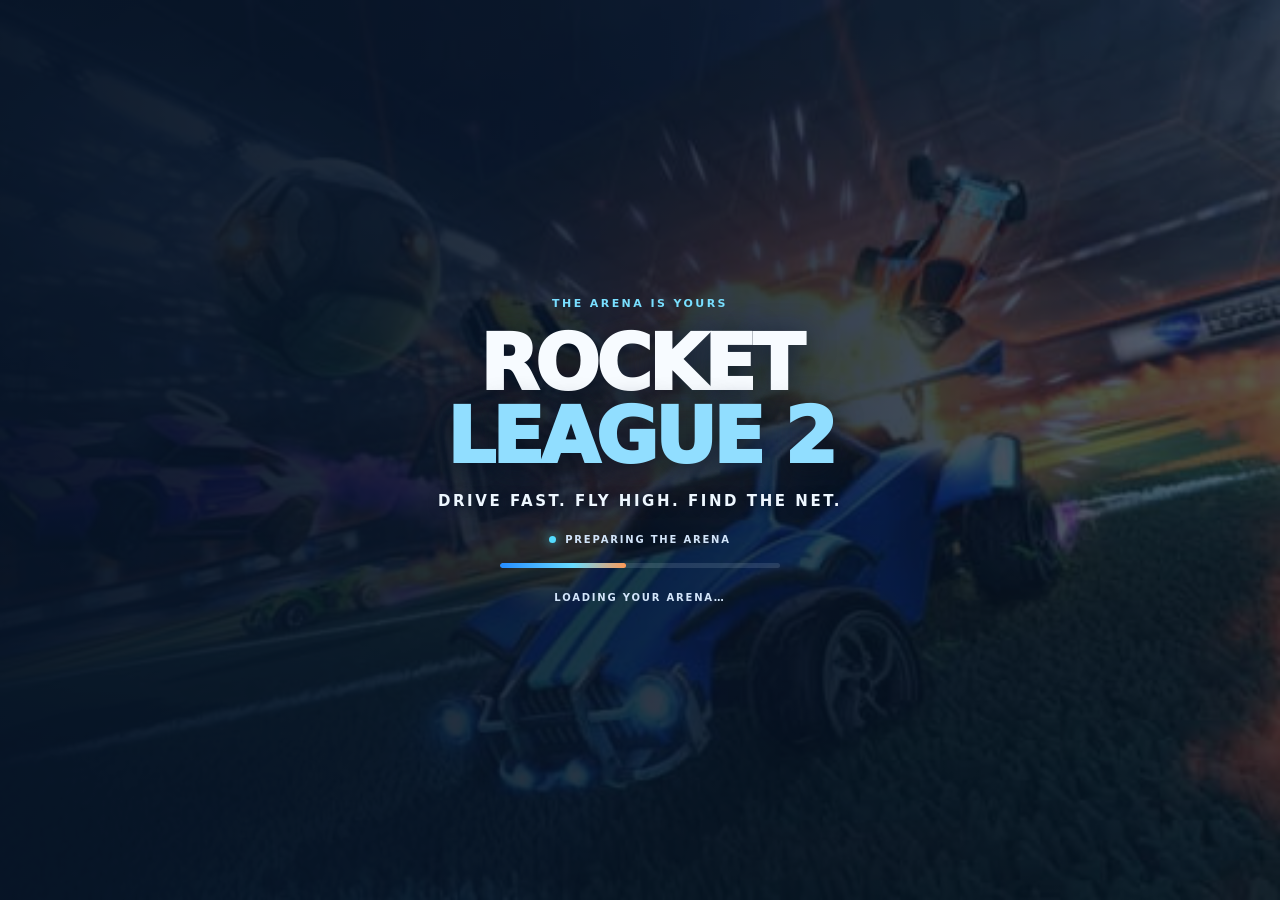
<file: index.html>
<!doctype html>
<html lang="en">
  <head>
    <meta charset="UTF-8" />
    <meta name="viewport" content="width=device-width, initial-scale=1.0, viewport-fit=cover" />
    <meta name="theme-color" content="#08172b" />
    <meta name="description" content="Rocket League 2 is a free browser car soccer game. Drive, boost, and launch the ball in fast arcade matches—play instantly on desktop or mobile." />
    <meta name="keywords" content="Rocket League 2, car soccer, car football, online soccer game, browser game, free sports game, car football game, arcade soccer, multiplayer car soccer" />
    <meta name="robots" content="index, follow, max-image-preview:large" />
    <link rel="canonical" href="https://rocket-league-2.vercel.app/" />
    <link rel="icon" type="image/png" sizes="16x16" href="./favicon-16x16.png" />
    <link rel="icon" type="image/png" sizes="32x32" href="./favicon-32x32.png" />
    <link rel="icon" href="./favicon.ico" sizes="any" />
    <link rel="apple-touch-icon" sizes="180x180" href="./apple-touch-icon.png" />
    <link rel="manifest" href="./site.webmanifest" />
    <meta property="og:type" content="website" />
    <meta property="og:site_name" content="Rocket League 2" />
    <meta property="og:title" content="Rocket League 2 — Free Online Car Soccer" />
    <meta property="og:description" content="Drive, boost, and launch the ball in a fast free browser car soccer game." />
    <meta property="og:url" content="https://rocket-league-2.vercel.app/" />
    <meta property="og:image" content="https://rocket-league-2.vercel.app/RL%202%20image.jpg" />
    <meta property="og:image:alt" content="Rocket-powered cars race to hit a soccer ball in a stadium" />
    <meta name="twitter:card" content="summary_large_image" />
    <meta name="twitter:title" content="Rocket League 2 — Free Online Car Soccer" />
    <meta name="twitter:description" content="Drive, boost, and launch the ball in a fast free browser car soccer game." />
    <meta name="twitter:image" content="https://rocket-league-2.vercel.app/RL%202%20image.jpg" />
    <title>Rocket League 2 — Free Online Car Soccer Game</title>

    <script type="application/ld+json">
      {
        "@context": "https://schema.org",
        "@type": "VideoGame",
        "name": "Rocket League 2",
        "url": "https://rocket-league-2.vercel.app/",
        "description": "A free browser car soccer game with arcade matches, boost, and aerial shots.",
        "genre": ["Sports", "Soccer", "Racing"],
        "gamePlatform": "Web browser",
        "applicationCategory": "GameApplication",
        "image": "https://rocket-league-2.vercel.app/RL%202%20image.jpg",
        "offers": { "@type": "Offer", "price": "0", "priceCurrency": "USD" }
      }
    </script>




    <script type="module" crossorigin src="./assets/persisted-sODZFpJB.js"></script>
    <script type="module" crossorigin src="./assets/generatedCues-B42pQoPH.js"></script>
    <script type="module" crossorigin src="./assets/controllers-DoMZqhdH.js"></script>
    <script type="module" crossorigin src="./assets/main-Ujn3KlNv.js?v=credits-4"></script>
    <script type="module" crossorigin src="./assets/credits-settings.js?v=credits-4"></script>
    <link rel="stylesheet" crossorigin href="./assets/main-DyMbeQU4.css" />
    <link rel="preload" as="image" href="./assets/arena/stadium/real-grass.png" fetchpriority="high" />

    <style>
      body { background: #061225; }
      #brand-screen {
        position: fixed; inset: 0; z-index: 999999; display: grid; place-items: center;
        overflow: hidden; color: #f3f8ff; font-family: system-ui, "Segoe UI", sans-serif;
        background: #071527; opacity: 1; visibility: visible; transition: opacity .45s ease, visibility .45s ease; pointer-events: auto;
      }
      #brand-screen.is-ready { opacity: 0; visibility: hidden; pointer-events: none; }
      #brand-screen::before {
        position: absolute; inset: 0; content: ""; opacity: .43;
        background: linear-gradient(90deg, #061225ef 0%, #0612259c 55%, #06122537 100%), url("./RL%202%20image.jpg") center 54% / cover no-repeat;
        animation: rl2-pan 8s ease-out both;
      }
      .rl2-splash__panel { position: relative; display: flex; flex-direction: column; align-items: center; gap: 18px; padding: 28px 24px; text-align: center; }
      .rl2-splash__eyebrow { margin: 0; color: #79dfff; font-size: 11px; font-weight: 850; letter-spacing: .22em; }
      .rl2-splash__wordmark { margin: 0; color: #f7fbff; font-size: clamp(38px, 9vw, 76px); font-weight: 950; letter-spacing: -.045em; line-height: .96; text-shadow: 0 5px 28px #061225b3; }
      .rl2-splash__wordmark span { color: #91deff; }
      .rl2-splash__hook { margin: 0; color: #eef7ff; font-size: clamp(12px, 2vw, 15px); font-weight: 750; letter-spacing: .17em; text-shadow: 0 2px 10px #061225; }
      .title-block__maker { display: inline-flex; align-items: center; gap: 6px; color: rgba(235,245,255,.86); font: 700 12px/1.3 system-ui, "Segoe UI", sans-serif; letter-spacing: .035em; }
      .title-block__maker-mark { display: inline-grid; place-items: center; padding: 3px 6px; border: 1px solid #ffffff59; border-radius: 5px; background: linear-gradient(120deg,#54d3ff,#f8fbff 55%,#ffa15f); color: #10213d; font-size: 9px; font-weight: 950; }
      .title-block__maker strong { color: #91deff; font-weight: 950; }
      .rl2-splash__status { display: flex; align-items: center; gap: 9px; margin-top: 6px; color: #d3e5fa; font-size: 10px; font-weight: 800; letter-spacing: .18em; }
      .rl2-splash__status span { width: 7px; height: 7px; border-radius: 50%; background: #54dcff; box-shadow: 0 0 12px #54dcff; }
      .rl2-splash__track { width: min(280px, 68vw); height: 5px; overflow: hidden; border-radius: 999px; background: #d3e7f522; }
      .rl2-splash__track i { display: block; width: 45%; height: 100%; border-radius: inherit; background: linear-gradient(90deg, #258cff, #68dcff 58%, #ff9a56); animation: rl2-progress 1.3s ease-in-out infinite alternate; }
      @keyframes rl2-progress { from { transform: translateX(-65%); } to { transform: translateX(190%); } }
      @keyframes rl2-pan { from { transform: scale(1.08); } to { transform: scale(1); } }
      @keyframes rl2-intro { 0%, 84% { opacity: 1; visibility: visible; } 100% { opacity: 0; visibility: hidden; } }

      #loading { position: fixed; inset: 0; background: radial-gradient(ellipse at 18% 78%, #ff783b36, transparent 34%), radial-gradient(ellipse at 78% 22%, #168dff55, transparent 42%), linear-gradient(145deg, #06101e, #0d2b4c 56%, #07111d); font-family: system-ui, "Segoe UI", sans-serif; }
      .load__emblem--rl2 { display: grid; place-items: center; background: radial-gradient(circle at 30% 20%, #2088cf, #10254a 65%, #07152c) !important; }
      .load__emblem { width: 132px; height: 132px; border: 2px solid #9de3ff; border-radius: 18px 5px 18px 5px; box-shadow: 0 0 28px #42bfff42; transform: none; }
      .load__title { font: 900 clamp(42px, 8vw, 68px)/.96 system-ui, "Segoe UI", sans-serif; letter-spacing: .01em; -webkit-text-stroke: 0; text-shadow: 0 4px 24px #174b7b55; transform: none; }
      .load__title span { color: #91deff; }
      #loading .load__label { font: 750 15px system-ui, "Segoe UI", sans-serif; color: #d9e9f7; }
      #loading .load__rule { height: 6px; border: 0; border-radius: 999px; background: #ffffff24; }
      #loading .load__rule:after { background: linear-gradient(90deg, #248cff, #65dcff 58%, #ff9a56); border-radius: 999px; }

      .rl2-warmup { position: absolute; z-index: 3; bottom: max(22px, env(safe-area-inset-bottom)); left: 50%; width: min(340px, calc(100vw - 32px)); padding: 13px 16px; transform: translateX(-50%); border: 1px solid #89cfff66; border-radius: 12px; background: #07182beF; box-shadow: 0 8px 32px #0007; color: #e8f5ff; text-align: center; font-family: system-ui, sans-serif; }
      .rl2-warmup__title { margin: 0 0 4px; color: #8fddff; font-size: 10px; font-weight: 900; letter-spacing: .16em; }
      .rl2-warmup__hint, .rl2-warmup__score { margin: 0; font-size: 11px; font-weight: 650; }
      .rl2-warmup__track { position: relative; display: block; width: 100%; height: 32px; margin: 8px 0 6px; overflow: hidden; border: 0; border-radius: 7px; background: repeating-linear-gradient(90deg, #ffffff09 0 20px, #ffffff14 20px 21px), linear-gradient(#142b44, #102339); cursor: pointer; touch-action: manipulation; }
      .rl2-warmup__target { position: absolute; top: 0; bottom: 0; left: 58%; width: 17%; background: #37c9ff2f; border-right: 1px solid #74ddff; border-left: 1px solid #74ddff; box-shadow: 0 0 15px #32caff55; }
      .rl2-warmup__ball { position: absolute; top: 4px; left: 0; display: grid; width: 24px; height: 24px; place-items: center; font-size: 19px; line-height: 1; animation: rl2-ball-run 2.3s linear infinite; }
      @keyframes rl2-ball-run { to { left: calc(100% - 24px); } }
      @media (prefers-reduced-motion: reduce) { #brand-screen { transition-duration: .1s; } .rl2-splash__track i { animation: none; width: 100%; } .rl2-warmup__ball { left: 64%; animation: none; } }
      @media (max-width: 480px) { .rl2-splash__panel { gap: 14px; } .rl2-warmup { bottom: max(14px, env(safe-area-inset-bottom)); } }
    </style>
  </head>
  <body>
    <div id="app"></div>
    <div id="brand-screen" aria-hidden="false">
      <div class="rl2-splash__panel">
        <p class="rl2-splash__eyebrow">THE ARENA IS YOURS</p>
        <h1 class="rl2-splash__wordmark">ROCKET<br /><span>LEAGUE 2</span></h1>
        <p class="rl2-splash__hook">DRIVE FAST. FLY HIGH. FIND THE NET.</p>
        <div class="rl2-splash__status"><span></span> PREPARING THE ARENA</div>
        <div class="rl2-splash__track"><i></i></div>
        <p class="rl2-splash__status" id="rl2-splash-message" role="status">LOADING YOUR ARENA…</p>
        <button type="button" id="rl2-splash-retry" hidden>Reload game</button>
      </div>
    </div>
    <script>
      (() => {
        const splash = document.querySelector("#brand-screen");
        const message = document.querySelector("#rl2-splash-message");
        const retry = document.querySelector("#rl2-splash-retry");
        const dismiss = () => splash.classList.add("is-ready");
        const update = () => {
          if (document.querySelector("#loading") || document.querySelector("#app canvas")) {
            dismiss();
            return true;
          }
          return false;
        };
        retry.addEventListener("click", () => window.location.reload());
        const observer = new MutationObserver(update);
        observer.observe(document.documentElement, { childList: true, subtree: true });
        update();
        window.addEventListener("vite:preloadError", () => {
          message.textContent = "A game file failed to load. Check your connection and reload.";
          retry.hidden = false;
        });
        window.setTimeout(() => {
          if (!update()) {
            message.textContent = "The arena is taking longer than expected to start.";
            retry.hidden = false;
          }
        }, 15000);
      })();
    </script>    <script>
      (() => {
        const installWarmup = () => {
          const loading = document.querySelector("#loading");
          if (!loading || loading.querySelector(".rl2-warmup")) return;
          const warmup = document.createElement("section");
          warmup.className = "rl2-warmup";
          warmup.setAttribute("aria-label", "Ball timing warm-up");
          warmup.innerHTML = '<p class="rl2-warmup__title">KICKOFF WARM-UP</p><p class="rl2-warmup__hint" aria-live="polite">Tap the pitch when the ball reaches the blue target.</p><button class="rl2-warmup__track" type="button" aria-label="Tap when the ball reaches the blue target"><span class="rl2-warmup__target" aria-hidden="true"></span><span class="rl2-warmup__ball" aria-hidden="true">⚽</span></button><p class="rl2-warmup__score">Perfect touches: <span>0</span></p>';
          const hint = warmup.querySelector(".rl2-warmup__hint");
          const score = warmup.querySelector(".rl2-warmup__score span");
          const reducedMotion = window.matchMedia("(prefers-reduced-motion: reduce)").matches;
          const started = performance.now();
          let touches = 0;
          warmup.querySelector("button").addEventListener("click", () => {
            const phase = reducedMotion ? 0.64 : ((performance.now() - started) % 2300) / 2300;
            if (phase >= 0.58 && phase <= 0.75) {
              touches += 1;
              score.textContent = String(touches);
              hint.textContent = touches % 3 === 0 ? "Hat trick! Keep your timing sharp." : "Perfect touch! Go again.";
            } else {
              hint.textContent = phase < 0.58 ? "Wait for the ball to reach the blue target." : "Just missed it—time the next touch!";
            }
          });
          loading.append(warmup);
        };
        new MutationObserver(installWarmup).observe(document.documentElement, { childList: true, subtree: true });
        installWarmup();
      })();
    </script>
  </body>
</html>
</file>
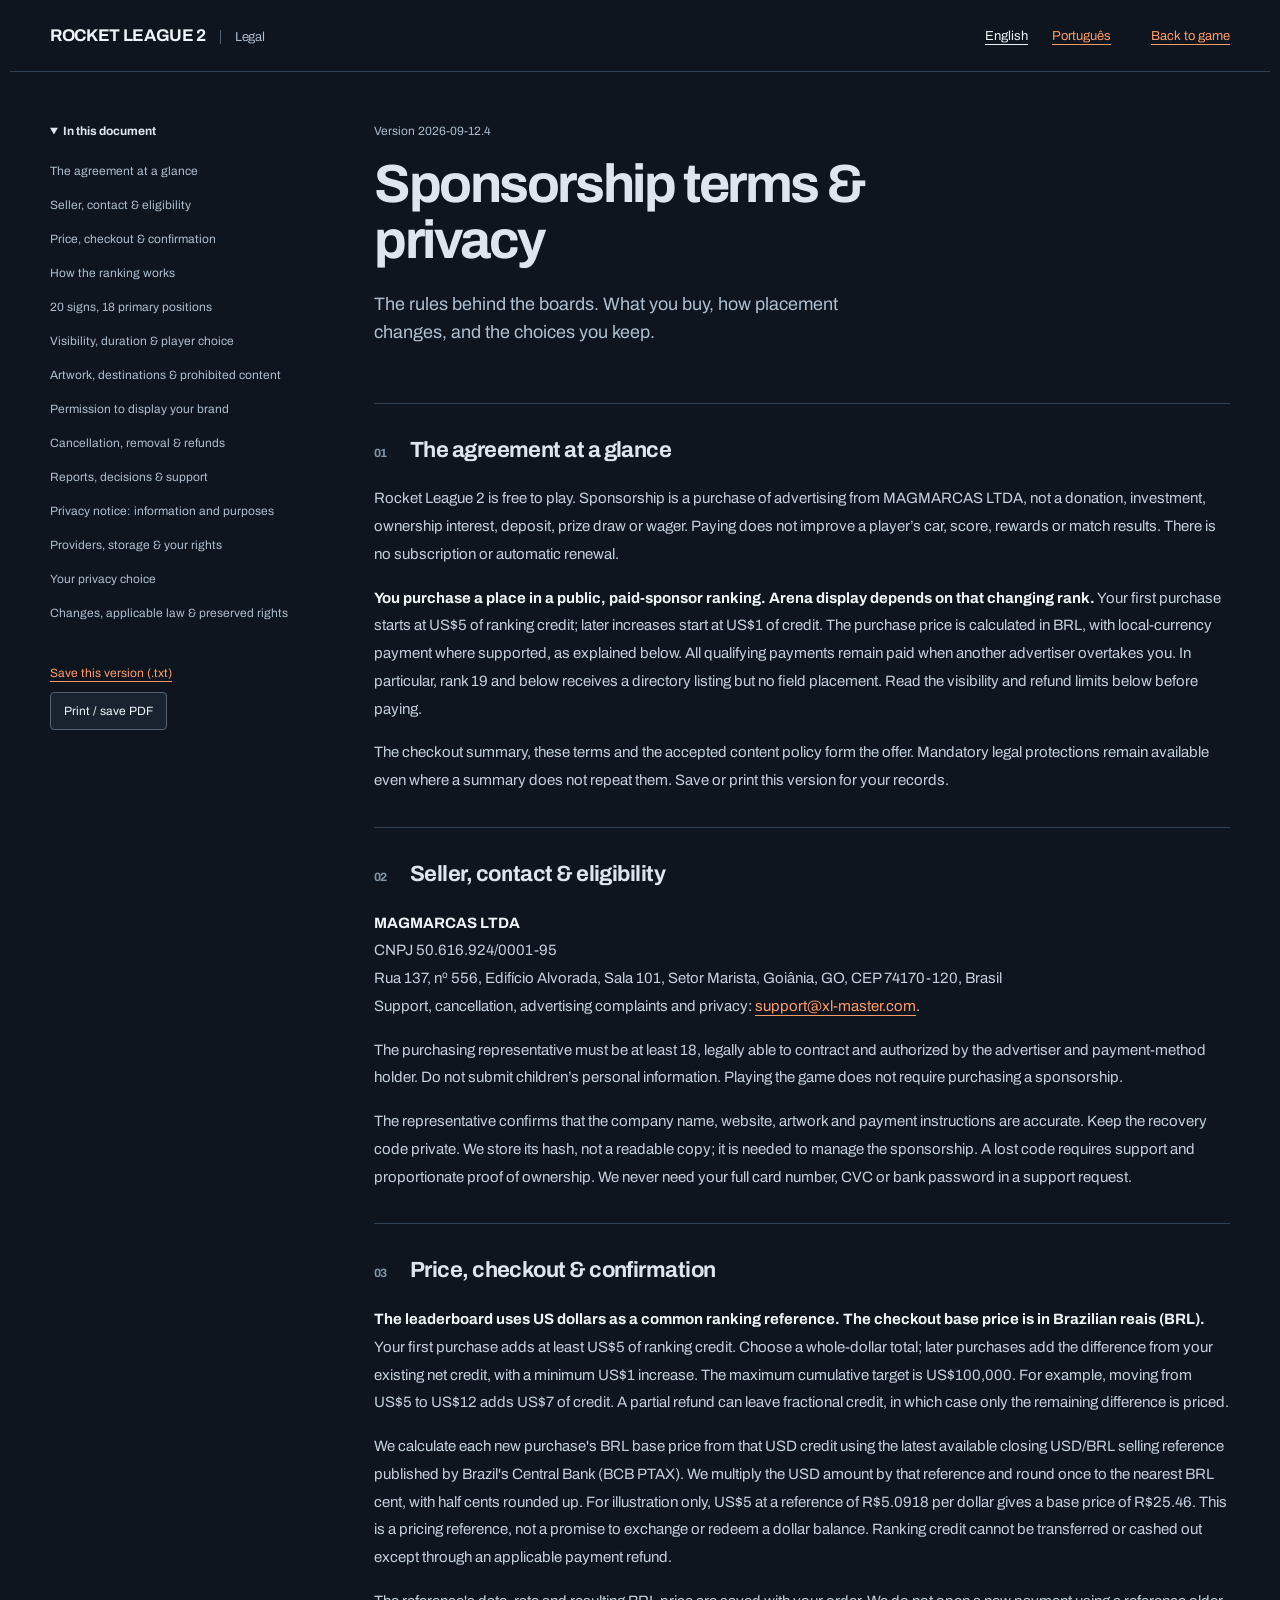
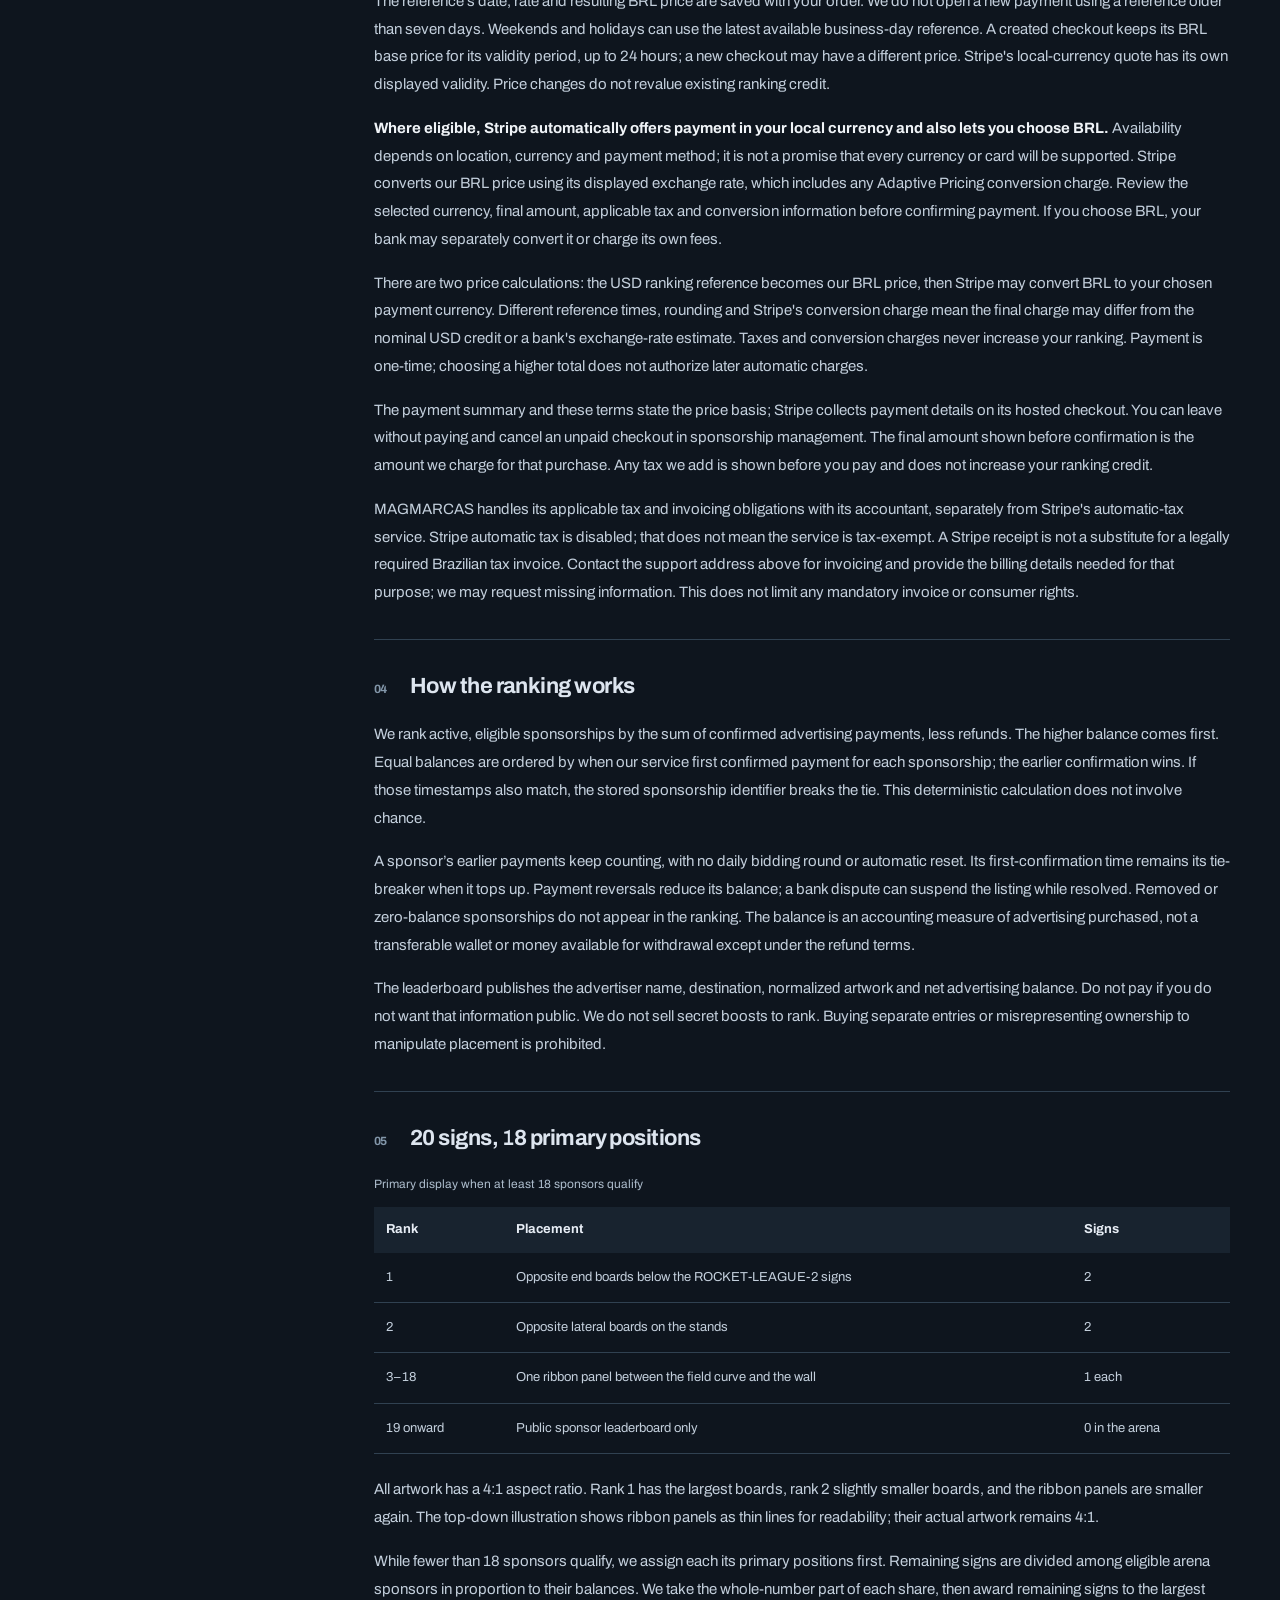
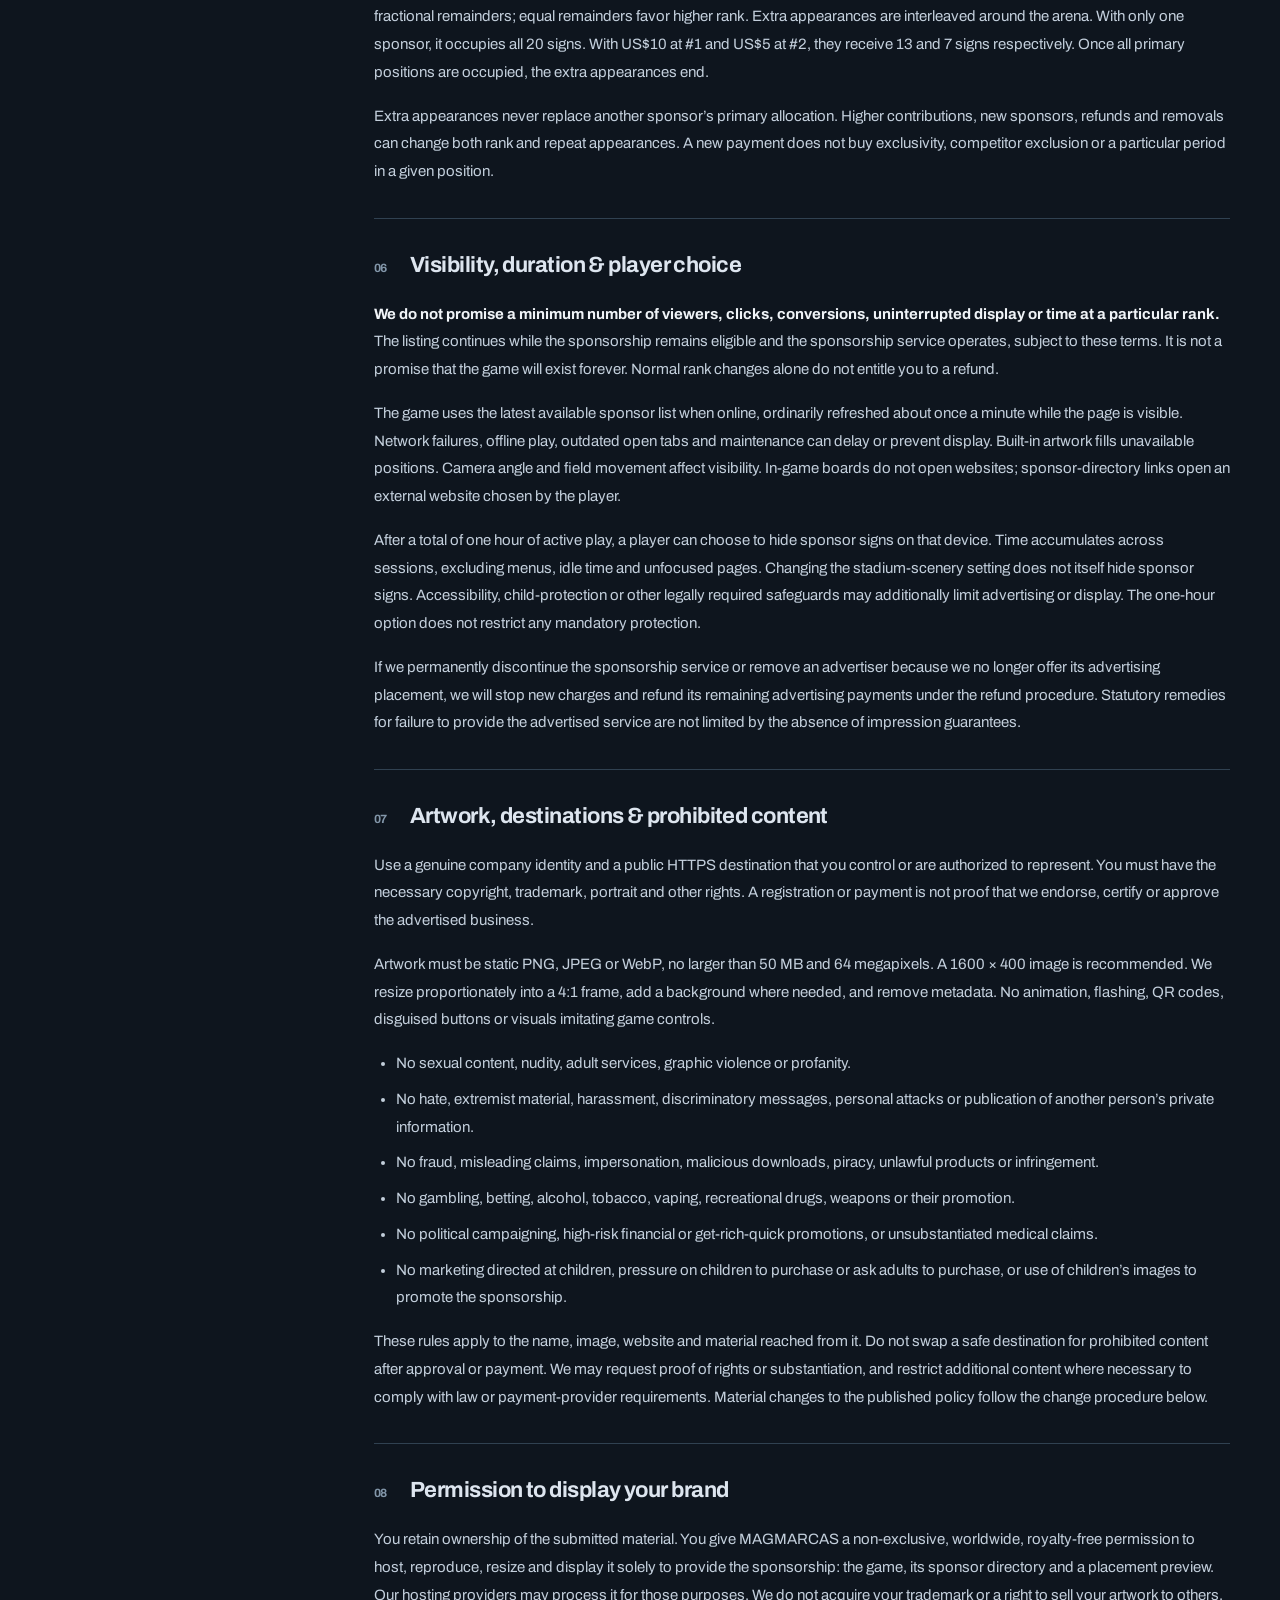
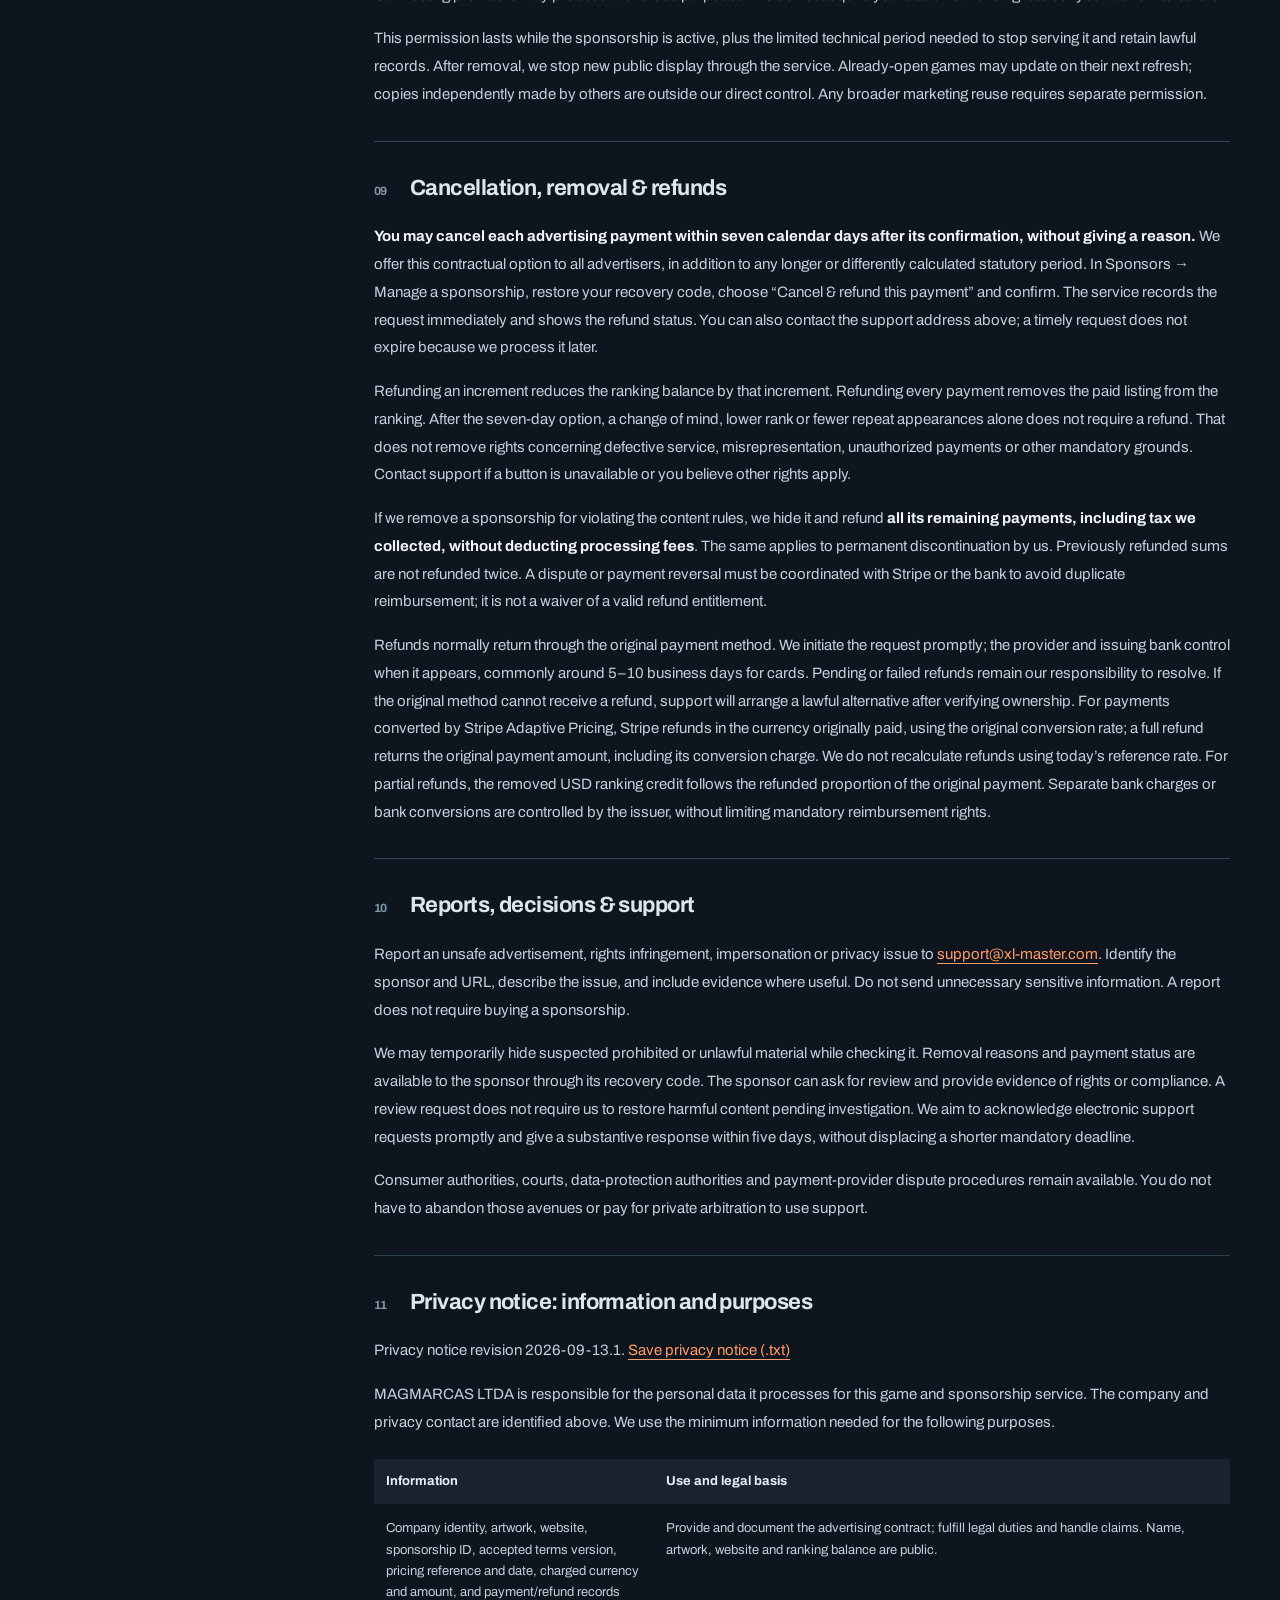
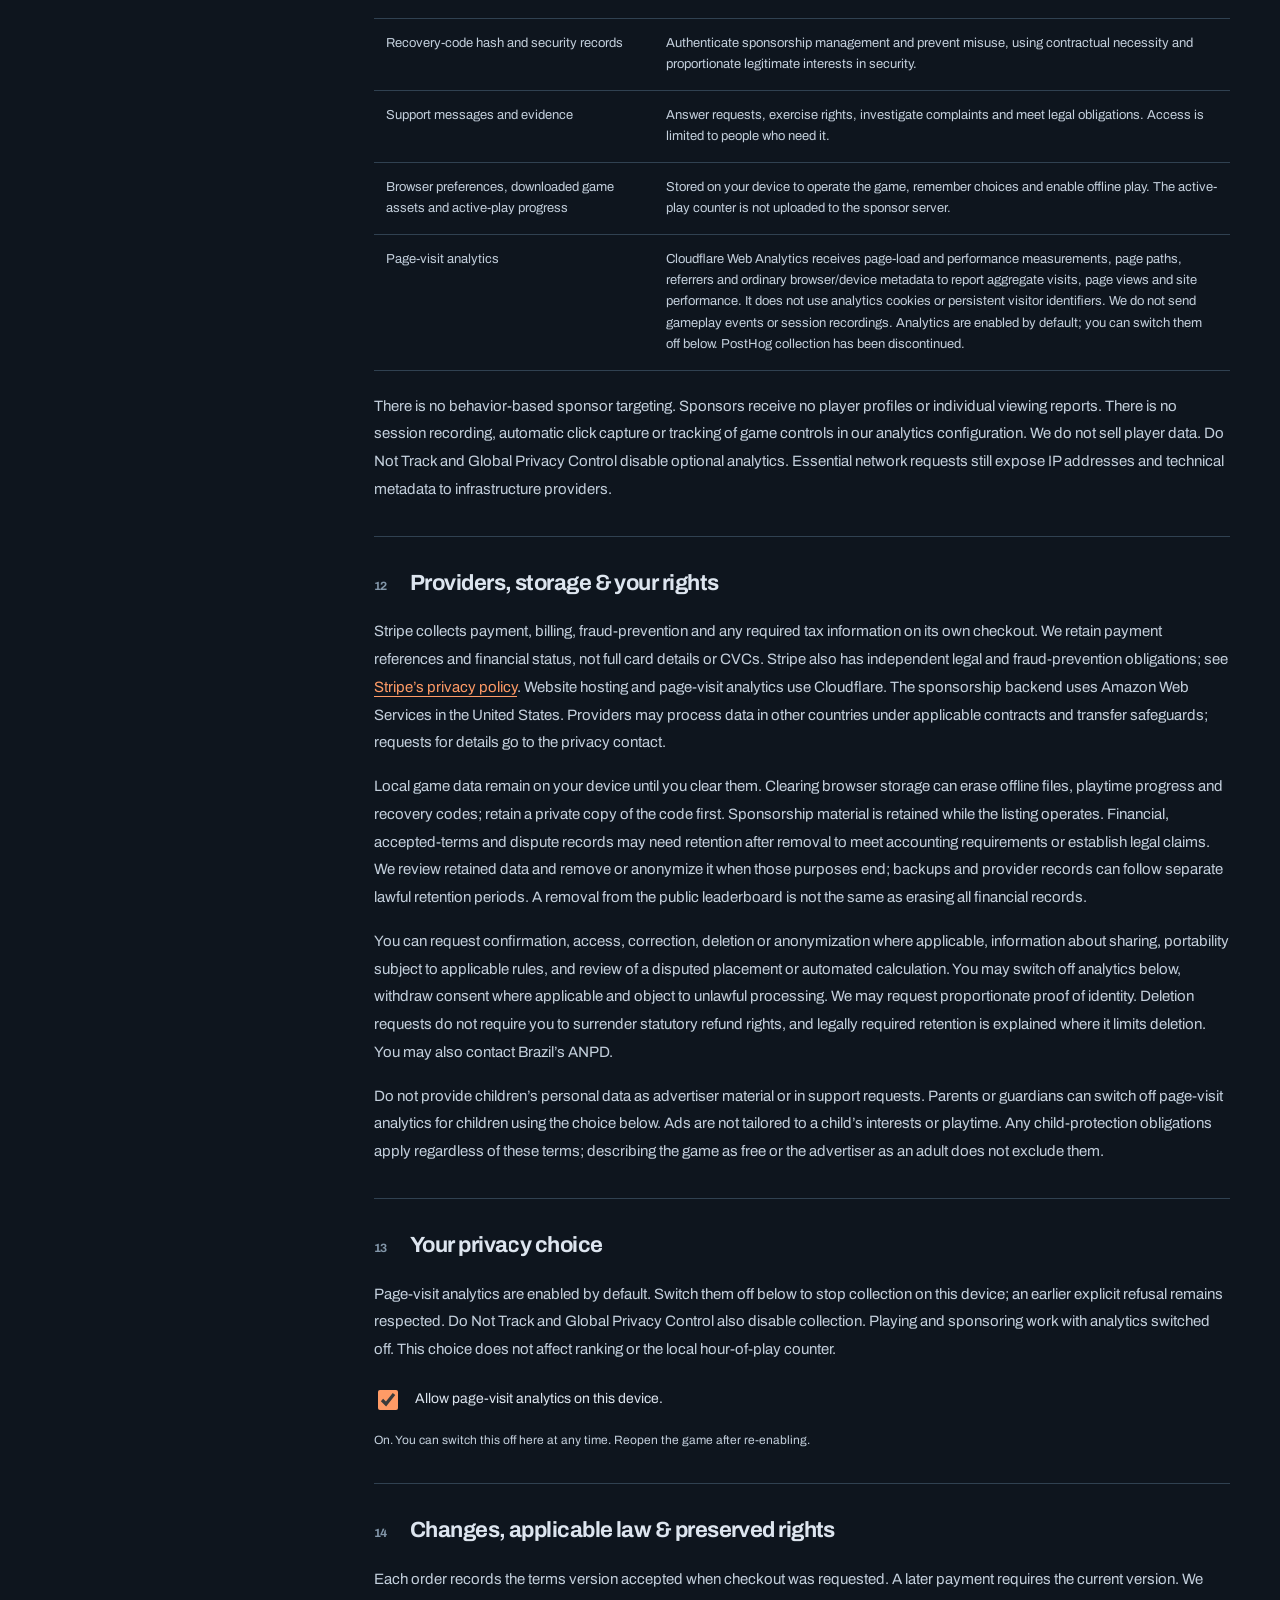
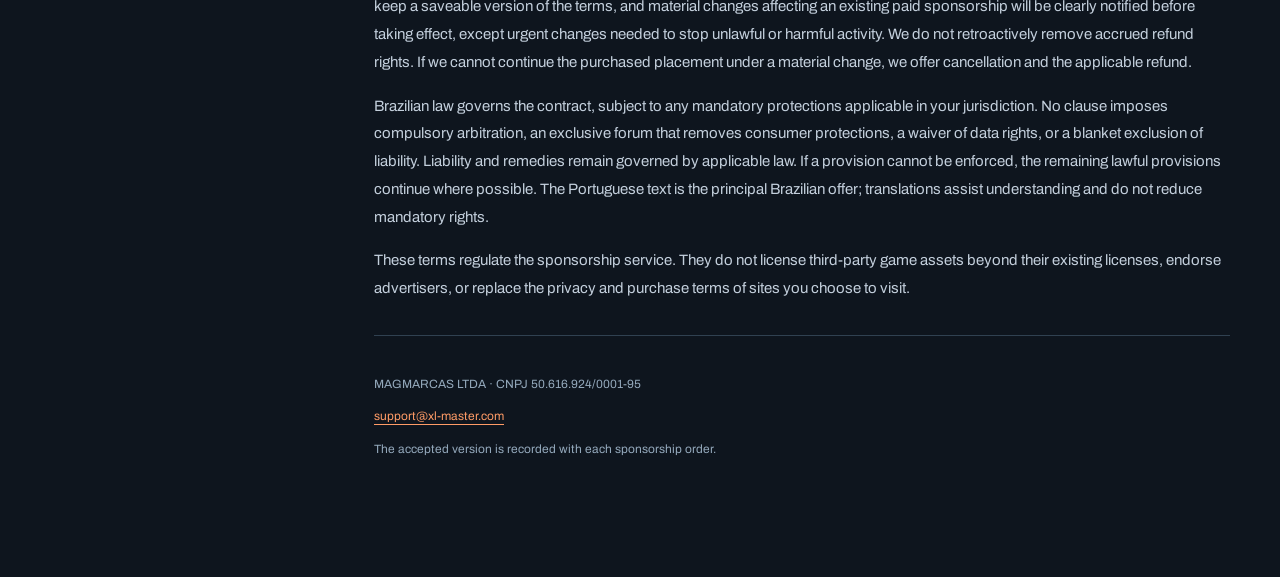
<file: legal/index.html>
<!doctype html><html lang="en"><head><meta charset="UTF-8"><meta name="viewport" content="width=device-width, initial-scale=1.0"><meta name="description" content="The rules behind the boards. What you buy, how placement changes, and the choices you keep."><meta name="color-scheme" content="dark"><title>Sponsorship terms & privacy | Rocket League 2</title>  <script type="module" crossorigin src="/assets/persisted-sODZFpJB.js"></script>
  <script type="module" crossorigin src="/assets/privacy-BDqALK89.js"></script>
  <script type="module" crossorigin src="/assets/legal-DT0LgFBP.js"></script>
  <link rel="stylesheet" crossorigin href="/assets/legal-VRaiHFWp.css">
</head>
<body><a class="legal-skip" href="#document">Skip to document</a>
<header class="legal-top"><a class="legal-brand" href="/">ROCKET LEAGUE 2<span>Legal</span></a><nav aria-label="Language and game"><a href="/legal/index.html" lang="en" aria-current="page">English</a><a href="/legal/pt-br.html" lang="pt-BR" >Português</a><a class="legal-back" href="/?sponsors=1">Back to game</a></nav></header>
<div class="legal-layout"><aside><details class="legal-contents" open><summary>In this document</summary><nav aria-label="Contents"><a href="#overview">The agreement at a glance</a><a href="#seller">Seller, contact & eligibility</a><a href="#price">Price, checkout & confirmation</a><a href="#ranking">How the ranking works</a><a href="#placement">20 signs, 18 primary positions</a><a href="#visibility">Visibility, duration & player choice</a><a href="#content">Artwork, destinations & prohibited content</a><a href="#license">Permission to display your brand</a><a href="#refunds">Cancellation, removal & refunds</a><a href="#complaints">Reports, decisions & support</a><a href="#privacy">Privacy notice: information and purposes</a><a href="#providers">Providers, storage & your rights</a><a href="#choices">Your privacy choice</a><a href="#changes">Changes, applicable law & preserved rights</a></nav><a class="legal-save" href="/legal/versions/2026-09-12.4.en.txt" download>Save this version (.txt)</a><button type="button" data-legal-print>Print / save PDF</button></details></aside>
<main id="document"><div class="legal-intro"><p class="legal-date">Version 2026-09-12.4</p><h1>Sponsorship terms & privacy</h1><p class="legal-description">The rules behind the boards. What you buy, how placement changes, and the choices you keep.</p></div>
<section id="overview" aria-labelledby="title-overview"><h2 id="title-overview"><span>01</span>The agreement at a glance</h2><p>Rocket League 2 is free to play. Sponsorship is a purchase of advertising from MAGMARCAS LTDA, not a donation, investment, ownership interest, deposit, prize draw or wager. Paying does not improve a player’s car, score, rewards or match results. There is no subscription or automatic renewal.</p><p><strong>You purchase a place in a public, paid-sponsor ranking. Arena display depends on that changing rank.</strong> Your first purchase starts at US$5 of ranking credit; later increases start at US$1 of credit. The purchase price is calculated in BRL, with local-currency payment where supported, as explained below. All qualifying payments remain paid when another advertiser overtakes you. In particular, rank 19 and below receives a directory listing but no field placement. Read the visibility and refund limits below before paying.</p><p>The checkout summary, these terms and the accepted content policy form the offer. Mandatory legal protections remain available even where a summary does not repeat them. Save or print this version for your records.</p></section>
<section id="seller" aria-labelledby="title-seller"><h2 id="title-seller"><span>02</span>Seller, contact & eligibility</h2><p><strong>MAGMARCAS LTDA</strong><br>CNPJ 50.616.924/0001-95<br>Rua 137, nº 556, Edifício Alvorada, Sala 101, Setor Marista, Goiânia, GO, CEP 74170-120, Brasil<br>Support, cancellation, advertising complaints and privacy: <a href="mailto:support@xl-master.com">support@xl-master.com</a>.</p><p>The purchasing representative must be at least 18, legally able to contract and authorized by the advertiser and payment-method holder. Do not submit children’s personal information. Playing the game does not require purchasing a sponsorship.</p><p>The representative confirms that the company name, website, artwork and payment instructions are accurate. Keep the recovery code private. We store its hash, not a readable copy; it is needed to manage the sponsorship. A lost code requires support and proportionate proof of ownership. We never need your full card number, CVC or bank password in a support request.</p></section>
<section id="price" aria-labelledby="title-price"><h2 id="title-price"><span>03</span>Price, checkout & confirmation</h2><p><strong>The leaderboard uses US dollars as a common ranking reference. The checkout base price is in Brazilian reais (BRL).</strong> Your first purchase adds at least US$5 of ranking credit. Choose a whole-dollar total; later purchases add the difference from your existing net credit, with a minimum US$1 increase. The maximum cumulative target is US$100,000. For example, moving from US$5 to US$12 adds US$7 of credit. A partial refund can leave fractional credit, in which case only the remaining difference is priced.</p>
<p>We calculate each new purchase's BRL base price from that USD credit using the latest available closing USD/BRL selling reference published by Brazil's Central Bank (BCB PTAX). We multiply the USD amount by that reference and round once to the nearest BRL cent, with half cents rounded up. For illustration only, US$5 at a reference of R$5.0918 per dollar gives a base price of R$25.46. This is a pricing reference, not a promise to exchange or redeem a dollar balance. Ranking credit cannot be transferred or cashed out except through an applicable payment refund.</p>
<p>The reference's date, rate and resulting BRL price are saved with your order. We do not open a new payment using a reference older than seven days. Weekends and holidays can use the latest available business-day reference. A created checkout keeps its BRL base price for its validity period, up to 24 hours; a new checkout may have a different price. Stripe's local-currency quote has its own displayed validity. Price changes do not revalue existing ranking credit.</p>
<p><strong>Where eligible, Stripe automatically offers payment in your local currency and also lets you choose BRL.</strong> Availability depends on location, currency and payment method; it is not a promise that every currency or card will be supported. Stripe converts our BRL price using its displayed exchange rate, which includes any Adaptive Pricing conversion charge. Review the selected currency, final amount, applicable tax and conversion information before confirming payment. If you choose BRL, your bank may separately convert it or charge its own fees.</p>
<p>There are two price calculations: the USD ranking reference becomes our BRL price, then Stripe may convert BRL to your chosen payment currency. Different reference times, rounding and Stripe's conversion charge mean the final charge may differ from the nominal USD credit or a bank's exchange-rate estimate. Taxes and conversion charges never increase your ranking. Payment is one-time; choosing a higher total does not authorize later automatic charges.</p>
<p>The payment summary and these terms state the price basis; Stripe collects payment details on its hosted checkout. You can leave without paying and cancel an unpaid checkout in sponsorship management. The final amount shown before confirmation is the amount we charge for that purchase. Any tax we add is shown before you pay and does not increase your ranking credit.</p><p>MAGMARCAS handles its applicable tax and invoicing obligations with its accountant, separately from Stripe's automatic-tax service. Stripe automatic tax is disabled; that does not mean the service is tax-exempt. A Stripe receipt is not a substitute for a legally required Brazilian tax invoice. Contact the support address above for invoicing and provide the billing details needed for that purpose; we may request missing information. This does not limit any mandatory invoice or consumer rights.</p></section>
<section id="ranking" aria-labelledby="title-ranking"><h2 id="title-ranking"><span>04</span>How the ranking works</h2><p>We rank active, eligible sponsorships by the sum of confirmed advertising payments, less refunds. The higher balance comes first. Equal balances are ordered by when our service first confirmed payment for each sponsorship; the earlier confirmation wins. If those timestamps also match, the stored sponsorship identifier breaks the tie. This deterministic calculation does not involve chance.</p><p>A sponsor’s earlier payments keep counting, with no daily bidding round or automatic reset. Its first-confirmation time remains its tie-breaker when it tops up. Payment reversals reduce its balance; a bank dispute can suspend the listing while resolved. Removed or zero-balance sponsorships do not appear in the ranking. The balance is an accounting measure of advertising purchased, not a transferable wallet or money available for withdrawal except under the refund terms.</p><p>The leaderboard publishes the advertiser name, destination, normalized artwork and net advertising balance. Do not pay if you do not want that information public. We do not sell secret boosts to rank. Buying separate entries or misrepresenting ownership to manipulate placement is prohibited.</p></section>
<section id="placement" aria-labelledby="title-placement"><h2 id="title-placement"><span>05</span>20 signs, 18 primary positions</h2><table><caption>Primary display when at least 18 sponsors qualify</caption><thead><tr><th>Rank</th><th>Placement</th><th>Signs</th></tr></thead><tbody><tr><td>1</td><td>Opposite end boards below the ROCKET-LEAGUE-2 signs</td><td>2</td></tr><tr><td>2</td><td>Opposite lateral boards on the stands</td><td>2</td></tr><tr><td>3–18</td><td>One ribbon panel between the field curve and the wall</td><td>1 each</td></tr><tr><td>19 onward</td><td>Public sponsor leaderboard only</td><td>0 in the arena</td></tr></tbody></table><p>All artwork has a 4:1 aspect ratio. Rank 1 has the largest boards, rank 2 slightly smaller boards, and the ribbon panels are smaller again. The top-down illustration shows ribbon panels as thin lines for readability; their actual artwork remains 4:1.</p><p>While fewer than 18 sponsors qualify, we assign each its primary positions first. Remaining signs are divided among eligible arena sponsors in proportion to their balances. We take the whole-number part of each share, then award remaining signs to the largest fractional remainders; equal remainders favor higher rank. Extra appearances are interleaved around the arena. With only one sponsor, it occupies all 20 signs. With US$10 at #1 and US$5 at #2, they receive 13 and 7 signs respectively. Once all primary positions are occupied, the extra appearances end.</p><p>Extra appearances never replace another sponsor’s primary allocation. Higher contributions, new sponsors, refunds and removals can change both rank and repeat appearances. A new payment does not buy exclusivity, competitor exclusion or a particular period in a given position.</p></section>
<section id="visibility" aria-labelledby="title-visibility"><h2 id="title-visibility"><span>06</span>Visibility, duration & player choice</h2><p><strong>We do not promise a minimum number of viewers, clicks, conversions, uninterrupted display or time at a particular rank.</strong> The listing continues while the sponsorship remains eligible and the sponsorship service operates, subject to these terms. It is not a promise that the game will exist forever. Normal rank changes alone do not entitle you to a refund.</p><p>The game uses the latest available sponsor list when online, ordinarily refreshed about once a minute while the page is visible. Network failures, offline play, outdated open tabs and maintenance can delay or prevent display. Built-in artwork fills unavailable positions. Camera angle and field movement affect visibility. In-game boards do not open websites; sponsor-directory links open an external website chosen by the player.</p><p>After a total of one hour of active play, a player can choose to hide sponsor signs on that device. Time accumulates across sessions, excluding menus, idle time and unfocused pages. Changing the stadium-scenery setting does not itself hide sponsor signs. Accessibility, child-protection or other legally required safeguards may additionally limit advertising or display. The one-hour option does not restrict any mandatory protection.</p><p>If we permanently discontinue the sponsorship service or remove an advertiser because we no longer offer its advertising placement, we will stop new charges and refund its remaining advertising payments under the refund procedure. Statutory remedies for failure to provide the advertised service are not limited by the absence of impression guarantees.</p></section>
<section id="content" aria-labelledby="title-content"><h2 id="title-content"><span>07</span>Artwork, destinations & prohibited content</h2><p>Use a genuine company identity and a public HTTPS destination that you control or are authorized to represent. You must have the necessary copyright, trademark, portrait and other rights. A registration or payment is not proof that we endorse, certify or approve the advertised business.</p><p>Artwork must be static PNG, JPEG or WebP, no larger than 50 MB and 64 megapixels. A 1600 × 400 image is recommended. We resize proportionately into a 4:1 frame, add a background where needed, and remove metadata. No animation, flashing, QR codes, disguised buttons or visuals imitating game controls.</p><ul><li>No sexual content, nudity, adult services, graphic violence or profanity.</li><li>No hate, extremist material, harassment, discriminatory messages, personal attacks or publication of another person’s private information.</li><li>No fraud, misleading claims, impersonation, malicious downloads, piracy, unlawful products or infringement.</li><li>No gambling, betting, alcohol, tobacco, vaping, recreational drugs, weapons or their promotion.</li><li>No political campaigning, high-risk financial or get-rich-quick promotions, or unsubstantiated medical claims.</li><li>No marketing directed at children, pressure on children to purchase or ask adults to purchase, or use of children’s images to promote the sponsorship.</li></ul><p>These rules apply to the name, image, website and material reached from it. Do not swap a safe destination for prohibited content after approval or payment. We may request proof of rights or substantiation, and restrict additional content where necessary to comply with law or payment-provider requirements. Material changes to the published policy follow the change procedure below.</p></section>
<section id="license" aria-labelledby="title-license"><h2 id="title-license"><span>08</span>Permission to display your brand</h2><p>You retain ownership of the submitted material. You give MAGMARCAS a non-exclusive, worldwide, royalty-free permission to host, reproduce, resize and display it solely to provide the sponsorship: the game, its sponsor directory and a placement preview. Our hosting providers may process it for those purposes. We do not acquire your trademark or a right to sell your artwork to others.</p><p>This permission lasts while the sponsorship is active, plus the limited technical period needed to stop serving it and retain lawful records. After removal, we stop new public display through the service. Already-open games may update on their next refresh; copies independently made by others are outside our direct control. Any broader marketing reuse requires separate permission.</p></section>
<section id="refunds" aria-labelledby="title-refunds"><h2 id="title-refunds"><span>09</span>Cancellation, removal & refunds</h2><p><strong>You may cancel each advertising payment within seven calendar days after its confirmation, without giving a reason.</strong> We offer this contractual option to all advertisers, in addition to any longer or differently calculated statutory period. In Sponsors → Manage a sponsorship, restore your recovery code, choose “Cancel & refund this payment” and confirm. The service records the request immediately and shows the refund status. You can also contact the support address above; a timely request does not expire because we process it later.</p><p>Refunding an increment reduces the ranking balance by that increment. Refunding every payment removes the paid listing from the ranking. After the seven-day option, a change of mind, lower rank or fewer repeat appearances alone does not require a refund. That does not remove rights concerning defective service, misrepresentation, unauthorized payments or other mandatory grounds. Contact support if a button is unavailable or you believe other rights apply.</p><p>If we remove a sponsorship for violating the content rules, we hide it and refund <strong>all its remaining payments, including tax we collected, without deducting processing fees</strong>. The same applies to permanent discontinuation by us. Previously refunded sums are not refunded twice. A dispute or payment reversal must be coordinated with Stripe or the bank to avoid duplicate reimbursement; it is not a waiver of a valid refund entitlement.</p><p>Refunds normally return through the original payment method. We initiate the request promptly; the provider and issuing bank control when it appears, commonly around 5–10 business days for cards. Pending or failed refunds remain our responsibility to resolve. If the original method cannot receive a refund, support will arrange a lawful alternative after verifying ownership. For payments converted by Stripe Adaptive Pricing, Stripe refunds in the currency originally paid, using the original conversion rate; a full refund returns the original payment amount, including its conversion charge. We do not recalculate refunds using today’s reference rate. For partial refunds, the removed USD ranking credit follows the refunded proportion of the original payment. Separate bank charges or bank conversions are controlled by the issuer, without limiting mandatory reimbursement rights.</p></section>
<section id="complaints" aria-labelledby="title-complaints"><h2 id="title-complaints"><span>10</span>Reports, decisions & support</h2><p>Report an unsafe advertisement, rights infringement, impersonation or privacy issue to <a href="mailto:support@xl-master.com">support@xl-master.com</a>. Identify the sponsor and URL, describe the issue, and include evidence where useful. Do not send unnecessary sensitive information. A report does not require buying a sponsorship.</p><p>We may temporarily hide suspected prohibited or unlawful material while checking it. Removal reasons and payment status are available to the sponsor through its recovery code. The sponsor can ask for review and provide evidence of rights or compliance. A review request does not require us to restore harmful content pending investigation. We aim to acknowledge electronic support requests promptly and give a substantive response within five days, without displacing a shorter mandatory deadline.</p><p>Consumer authorities, courts, data-protection authorities and payment-provider dispute procedures remain available. You do not have to abandon those avenues or pay for private arbitration to use support.</p></section>
<section id="privacy" aria-labelledby="title-privacy"><h2 id="title-privacy"><span>11</span>Privacy notice: information and purposes</h2><p>Privacy notice revision 2026-09-13.1. <a href="/legal/privacy-2026-09-13.1.en.txt" download>Save privacy notice (.txt)</a></p><p>MAGMARCAS LTDA is responsible for the personal data it processes for this game and sponsorship service. The company and privacy contact are identified above. We use the minimum information needed for the following purposes.</p><table><thead><tr><th>Information</th><th>Use and legal basis</th></tr></thead><tbody><tr><td>Company identity, artwork, website, sponsorship ID, accepted terms version, pricing reference and date, charged currency and amount, and payment/refund records</td><td>Provide and document the advertising contract; fulfill legal duties and handle claims. Name, artwork, website and ranking balance are public.</td></tr><tr><td>Recovery-code hash and security records</td><td>Authenticate sponsorship management and prevent misuse, using contractual necessity and proportionate legitimate interests in security.</td></tr><tr><td>Support messages and evidence</td><td>Answer requests, exercise rights, investigate complaints and meet legal obligations. Access is limited to people who need it.</td></tr><tr><td>Browser preferences, downloaded game assets and active-play progress</td><td>Stored on your device to operate the game, remember choices and enable offline play. The active-play counter is not uploaded to the sponsor server.</td></tr><tr><td>Page-visit analytics</td><td>Cloudflare Web Analytics receives page-load and performance measurements, page paths, referrers and ordinary browser/device metadata to report aggregate visits, page views and site performance. It does not use analytics cookies or persistent visitor identifiers. We do not send gameplay events or session recordings. Analytics are enabled by default; you can switch them off below. PostHog collection has been discontinued.</td></tr></tbody></table><p>There is no behavior-based sponsor targeting. Sponsors receive no player profiles or individual viewing reports. There is no session recording, automatic click capture or tracking of game controls in our analytics configuration. We do not sell player data. Do Not Track and Global Privacy Control disable optional analytics. Essential network requests still expose IP addresses and technical metadata to infrastructure providers.</p></section>
<section id="providers" aria-labelledby="title-providers"><h2 id="title-providers"><span>12</span>Providers, storage & your rights</h2><p>Stripe collects payment, billing, fraud-prevention and any required tax information on its own checkout. We retain payment references and financial status, not full card details or CVCs. Stripe also has independent legal and fraud-prevention obligations; see <a href="https://stripe.com/br/privacy" rel="noreferrer">Stripe’s privacy policy</a>. Website hosting and page-visit analytics use Cloudflare. The sponsorship backend uses Amazon Web Services in the United States. Providers may process data in other countries under applicable contracts and transfer safeguards; requests for details go to the privacy contact.</p><p>Local game data remain on your device until you clear them. Clearing browser storage can erase offline files, playtime progress and recovery codes; retain a private copy of the code first. Sponsorship material is retained while the listing operates. Financial, accepted-terms and dispute records may need retention after removal to meet accounting requirements or establish legal claims. We review retained data and remove or anonymize it when those purposes end; backups and provider records can follow separate lawful retention periods. A removal from the public leaderboard is not the same as erasing all financial records.</p><p>You can request confirmation, access, correction, deletion or anonymization where applicable, information about sharing, portability subject to applicable rules, and review of a disputed placement or automated calculation. You may switch off analytics below, withdraw consent where applicable and object to unlawful processing. We may request proportionate proof of identity. Deletion requests do not require you to surrender statutory refund rights, and legally required retention is explained where it limits deletion. You may also contact Brazil’s ANPD.</p><p>Do not provide children’s personal data as advertiser material or in support requests. Parents or guardians can switch off page-visit analytics for children using the choice below. Ads are not tailored to a child’s interests or playtime. Any child-protection obligations apply regardless of these terms; describing the game as free or the advertiser as an adult does not exclude them.</p></section>
<section id="choices" aria-labelledby="title-choices"><h2 id="title-choices"><span>13</span>Your privacy choice</h2><p>Page-visit analytics are enabled by default. Switch them off below to stop collection on this device; an earlier explicit refusal remains respected. Do Not Track and Global Privacy Control also disable collection. Playing and sponsoring work with analytics switched off. This choice does not affect ranking or the local hour-of-play counter.</p><div data-privacy-choice></div><noscript><p>JavaScript is needed to change the local preference. This legal page itself does not send analytics.</p></noscript></section>
<section id="changes" aria-labelledby="title-changes"><h2 id="title-changes"><span>14</span>Changes, applicable law & preserved rights</h2><p>Each order records the terms version accepted when checkout was requested. A later payment requires the current version. We keep a saveable version of the terms, and material changes affecting an existing paid sponsorship will be clearly notified before taking effect, except urgent changes needed to stop unlawful or harmful activity. We do not retroactively remove accrued refund rights. If we cannot continue the purchased placement under a material change, we offer cancellation and the applicable refund.</p><p>Brazilian law governs the contract, subject to any mandatory protections applicable in your jurisdiction. No clause imposes compulsory arbitration, an exclusive forum that removes consumer protections, a waiver of data rights, or a blanket exclusion of liability. Liability and remedies remain governed by applicable law. If a provision cannot be enforced, the remaining lawful provisions continue where possible. The Portuguese text is the principal Brazilian offer; translations assist understanding and do not reduce mandatory rights.</p><p>These terms regulate the sponsorship service. They do not license third-party game assets beyond their existing licenses, endorse advertisers, or replace the privacy and purchase terms of sites you choose to visit.</p></section>
<footer class="legal-end"><p>MAGMARCAS LTDA · CNPJ 50.616.924/0001-95</p><a href="mailto:support@xl-master.com">support@xl-master.com</a><p>The accepted version is recorded with each sponsorship order.</p></footer></main></div></body></html>
</file>
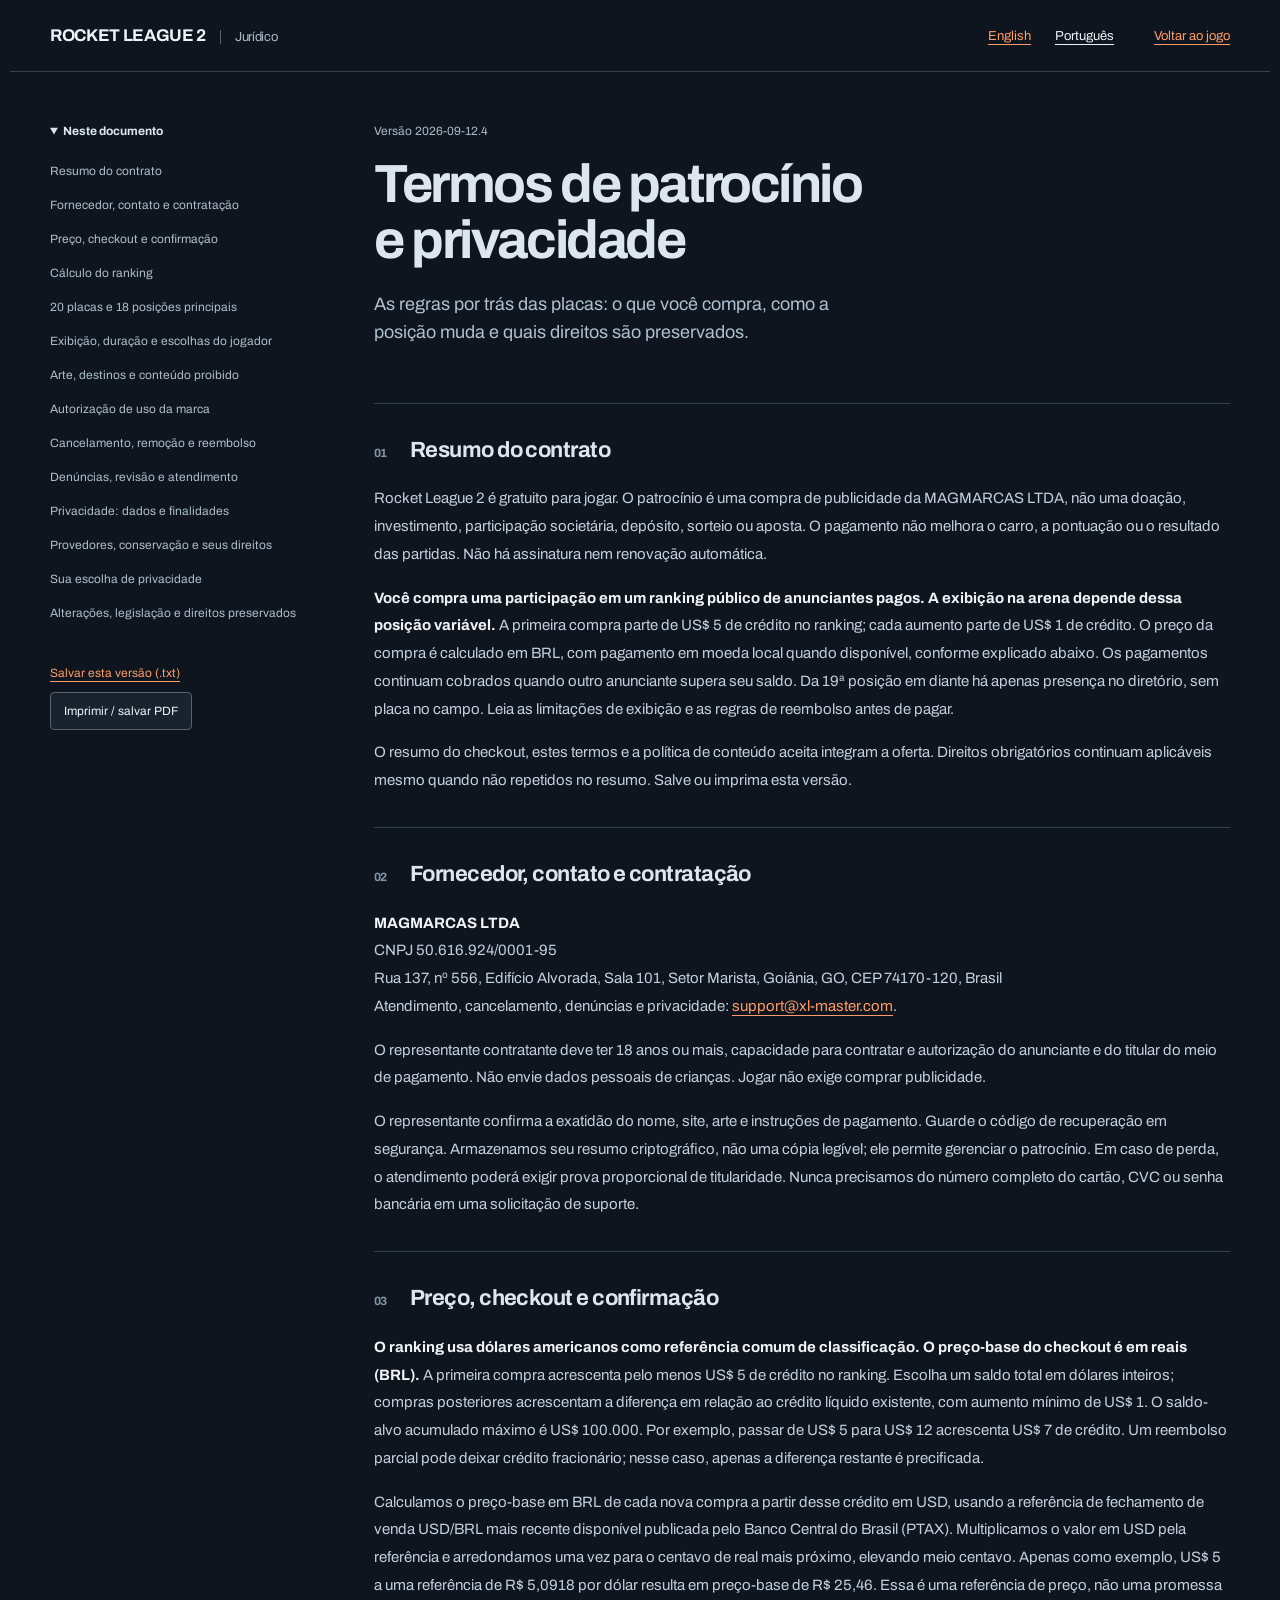
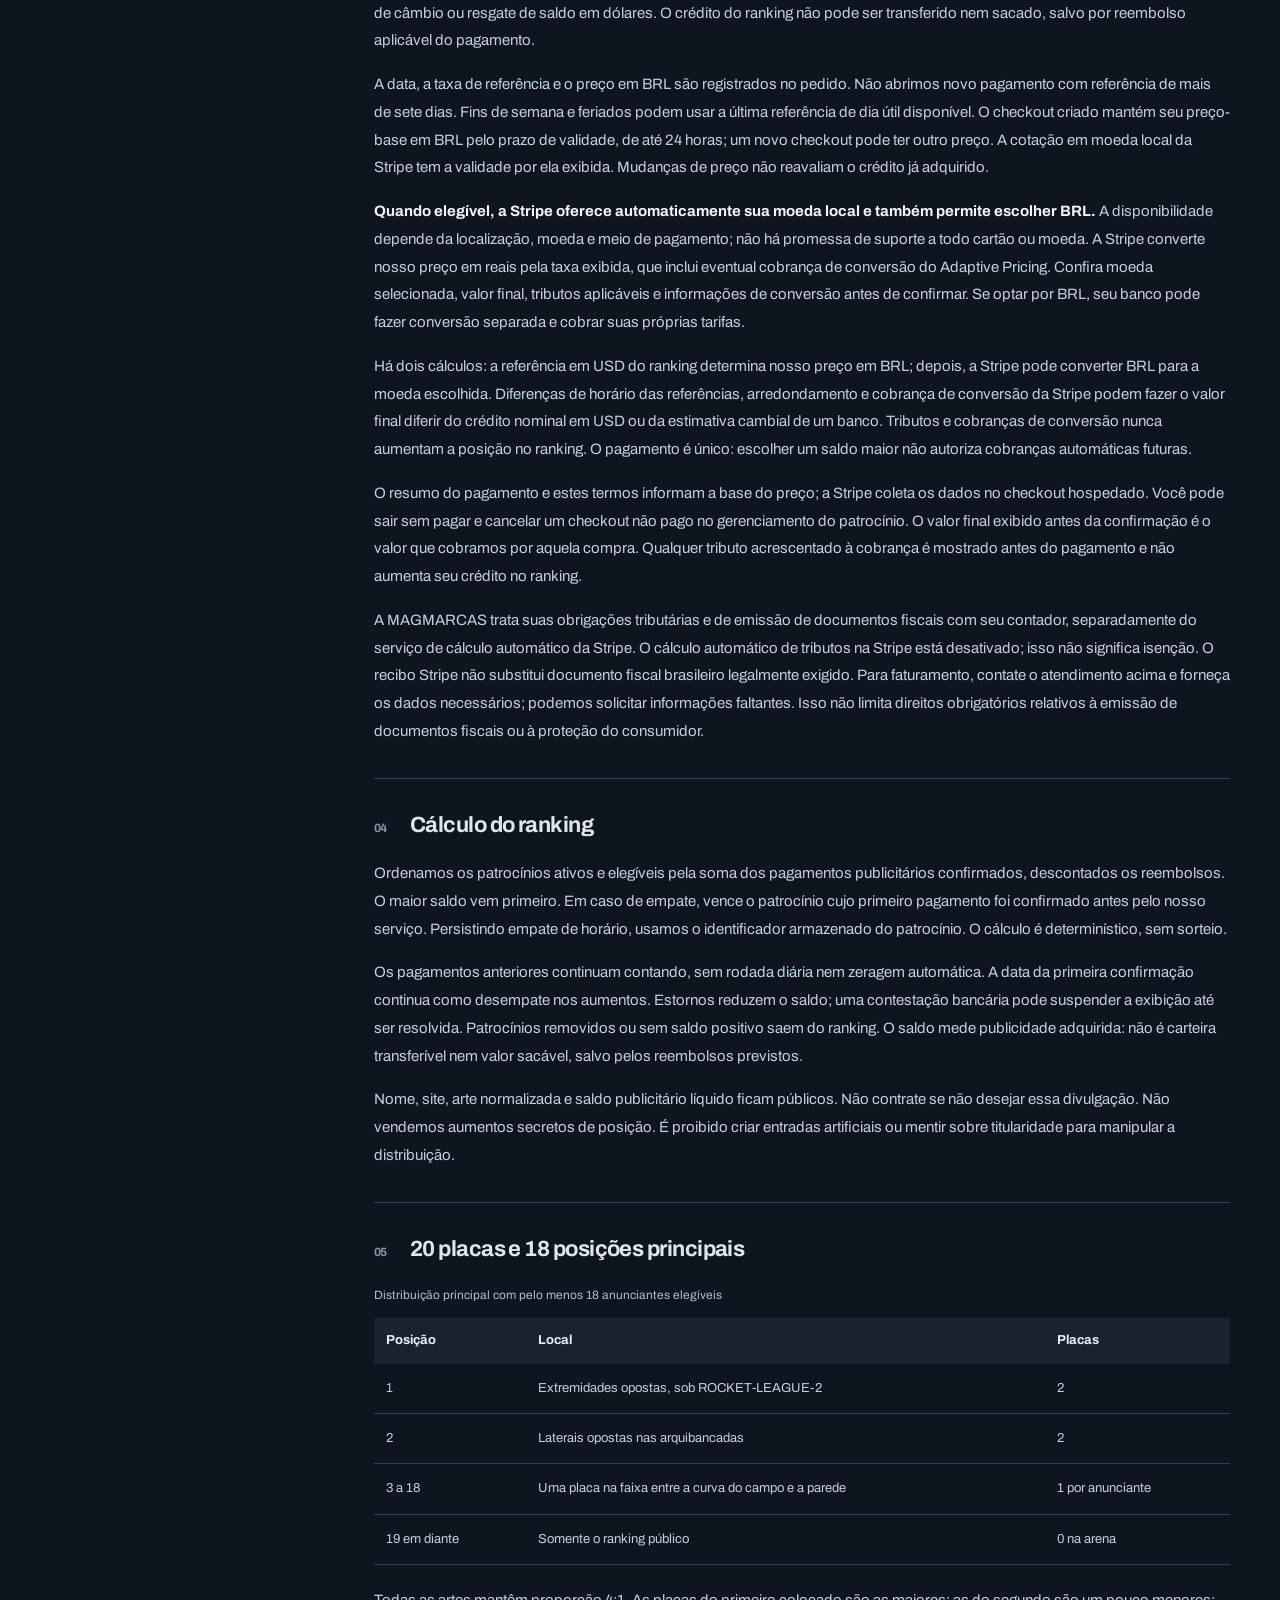
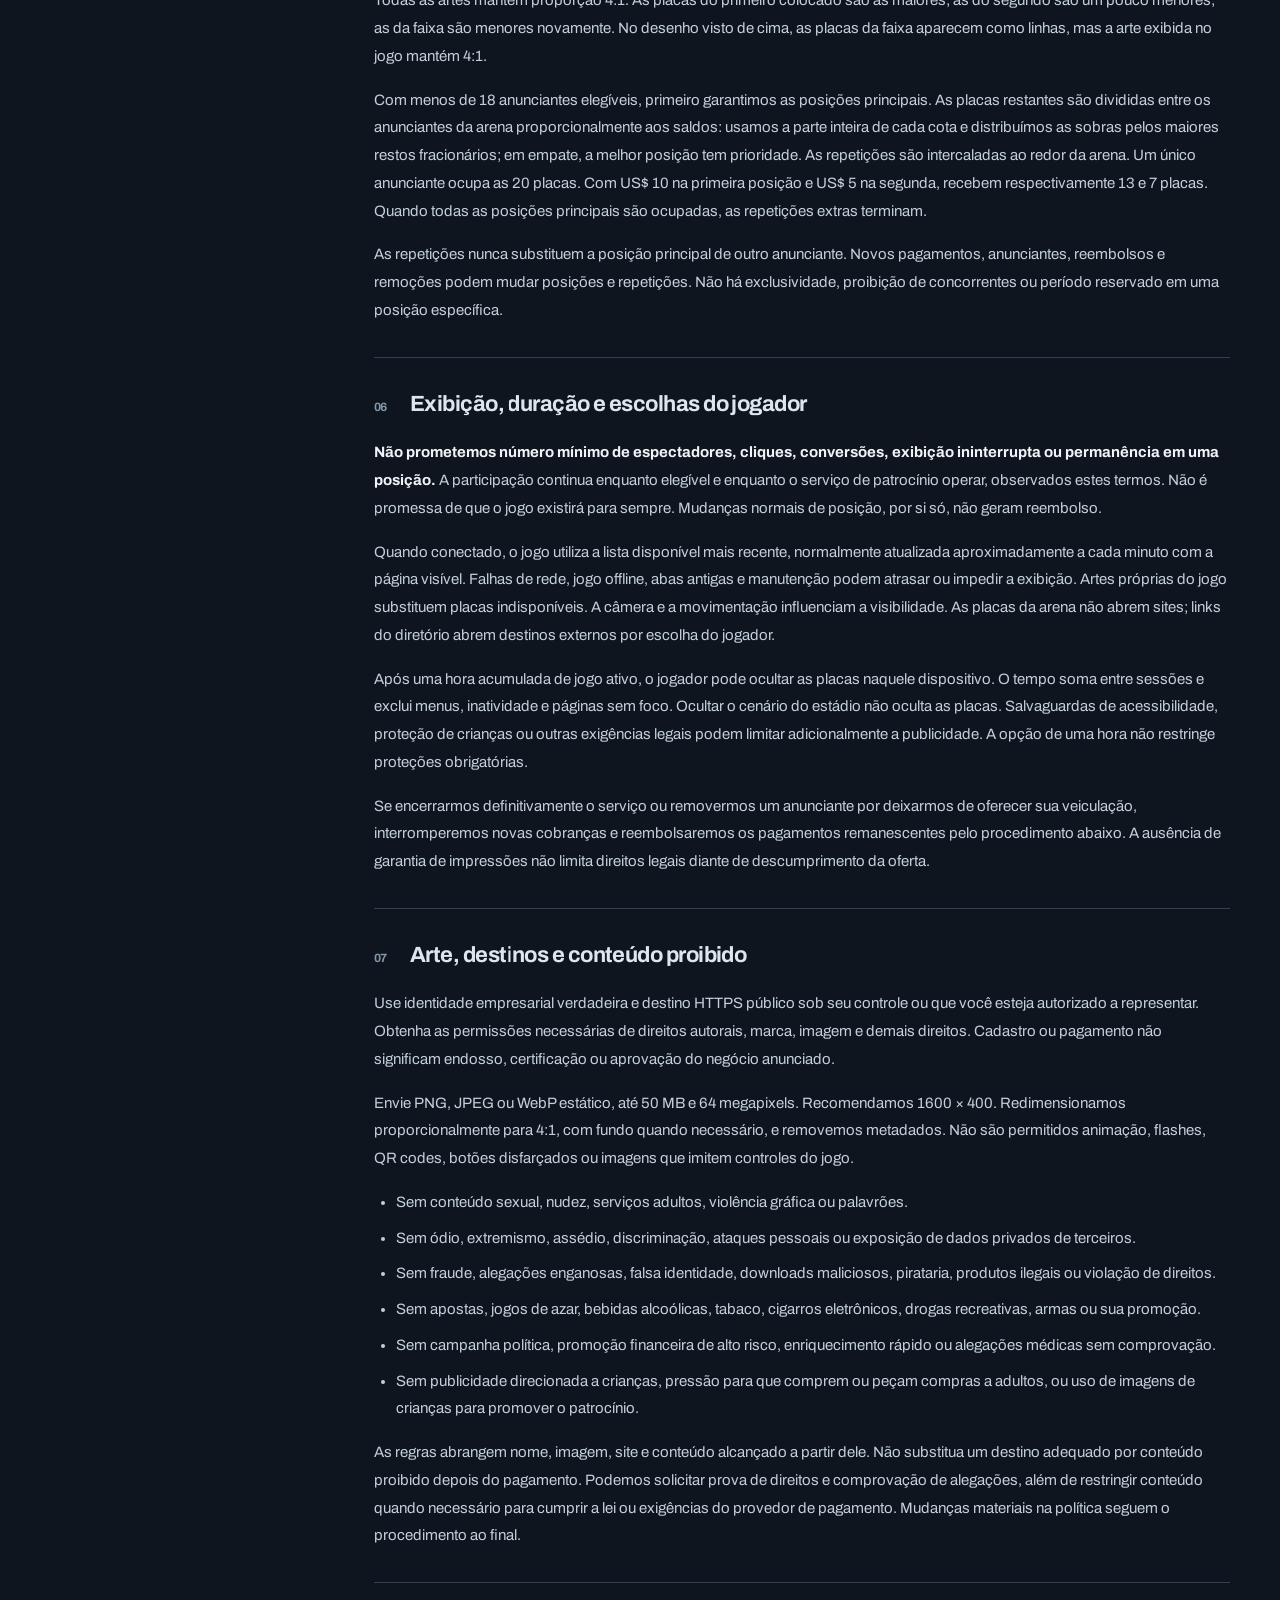
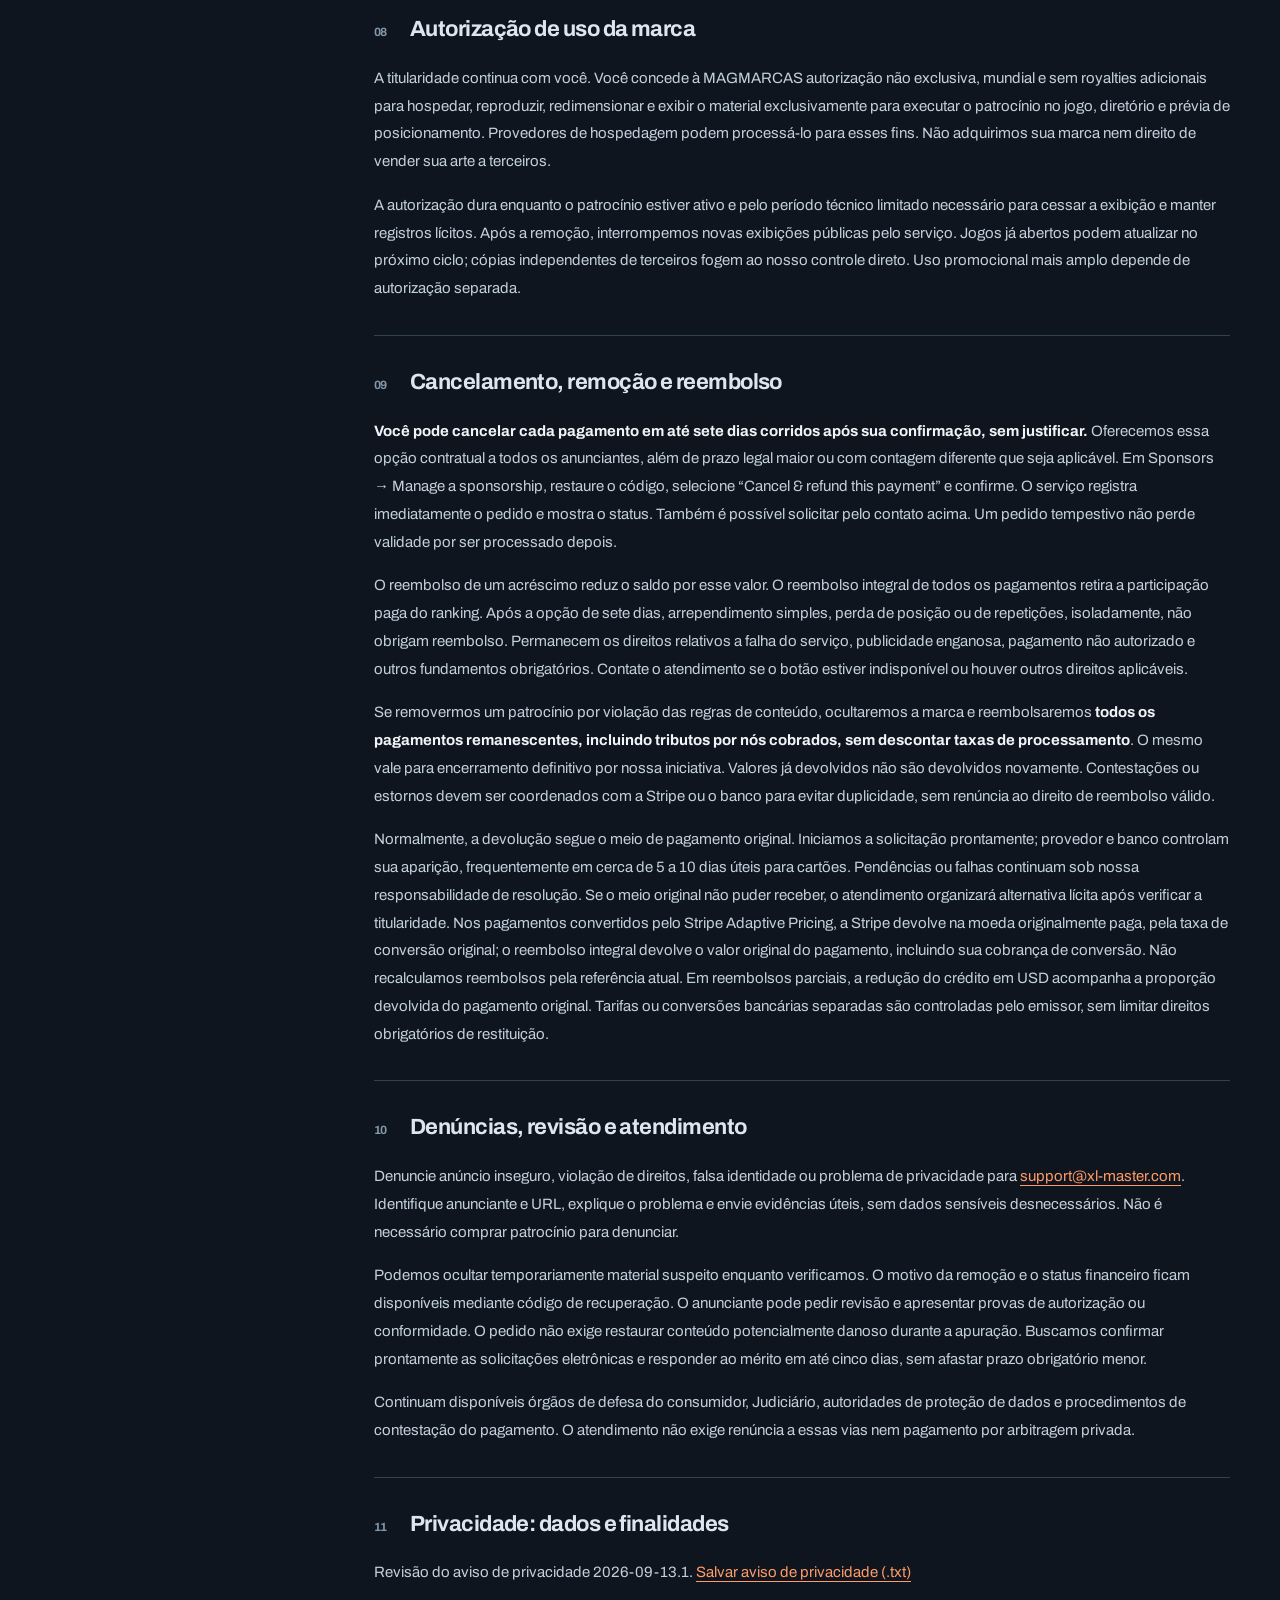
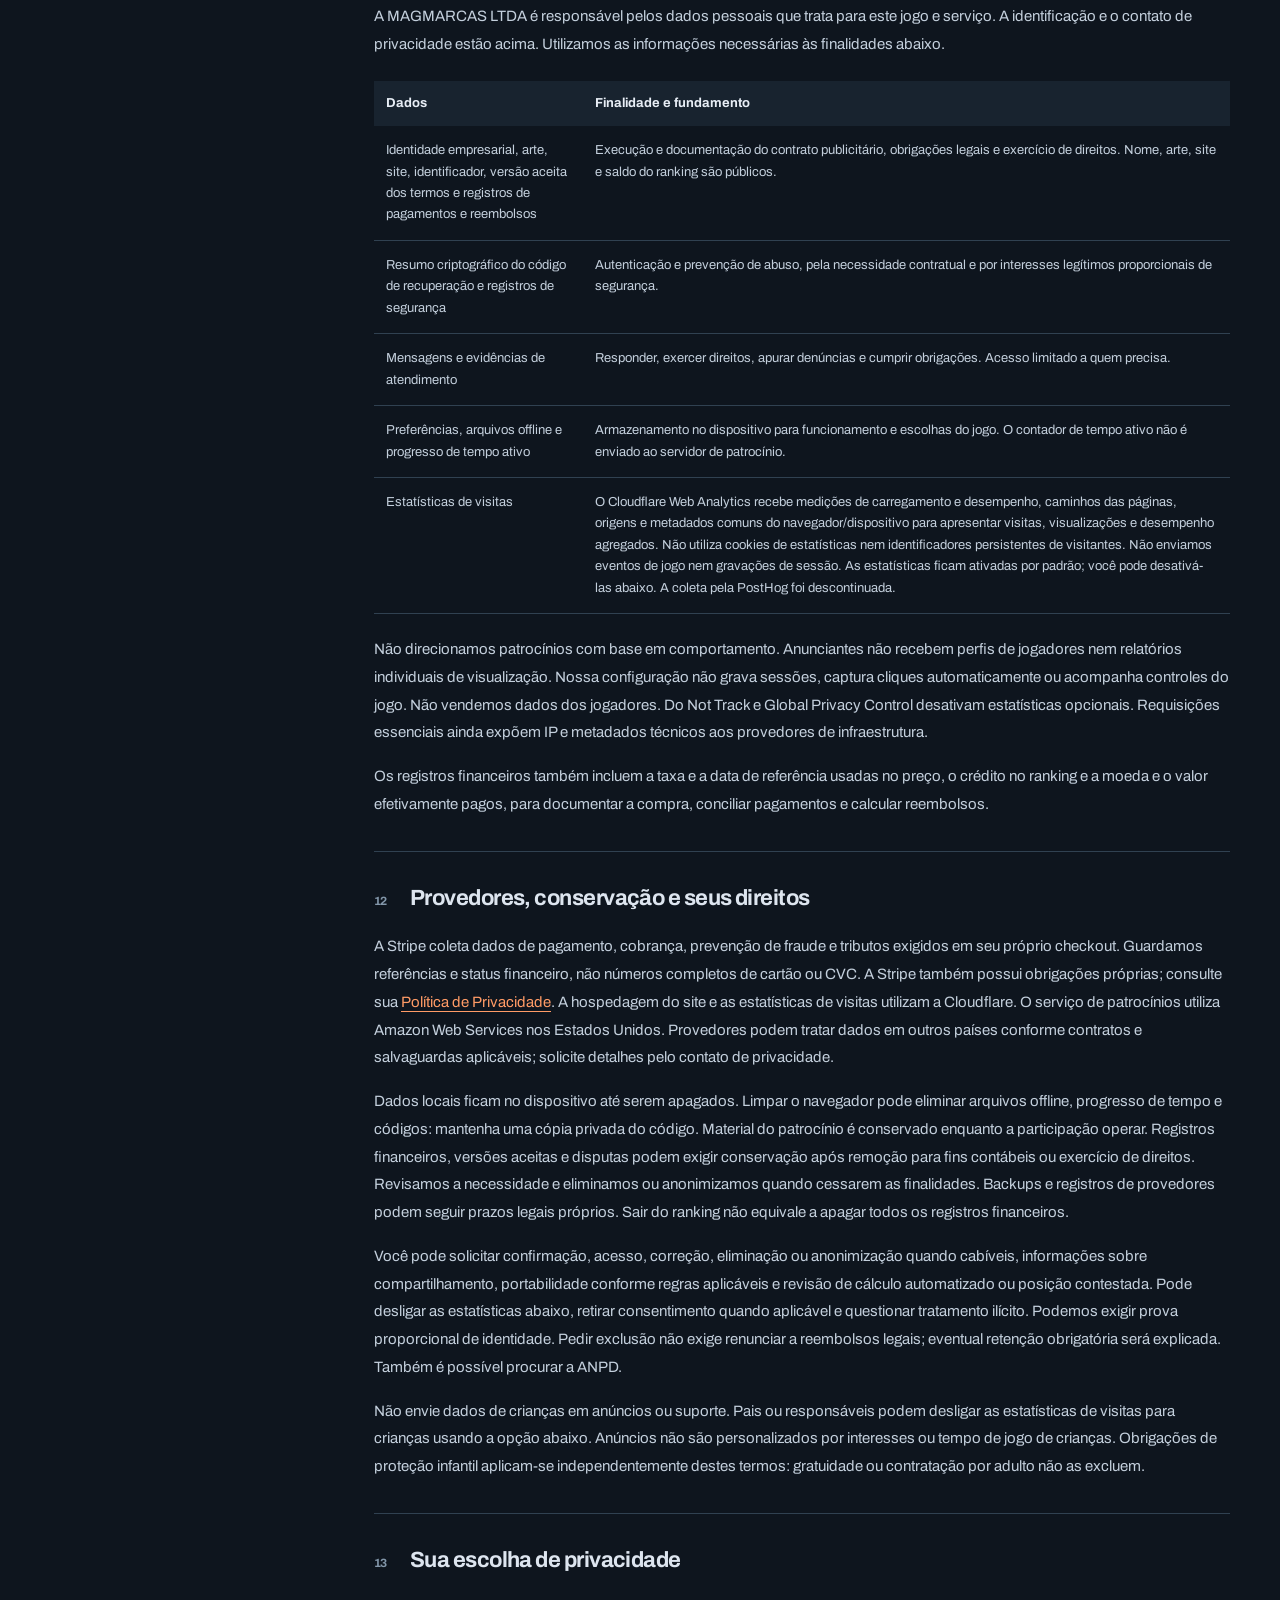
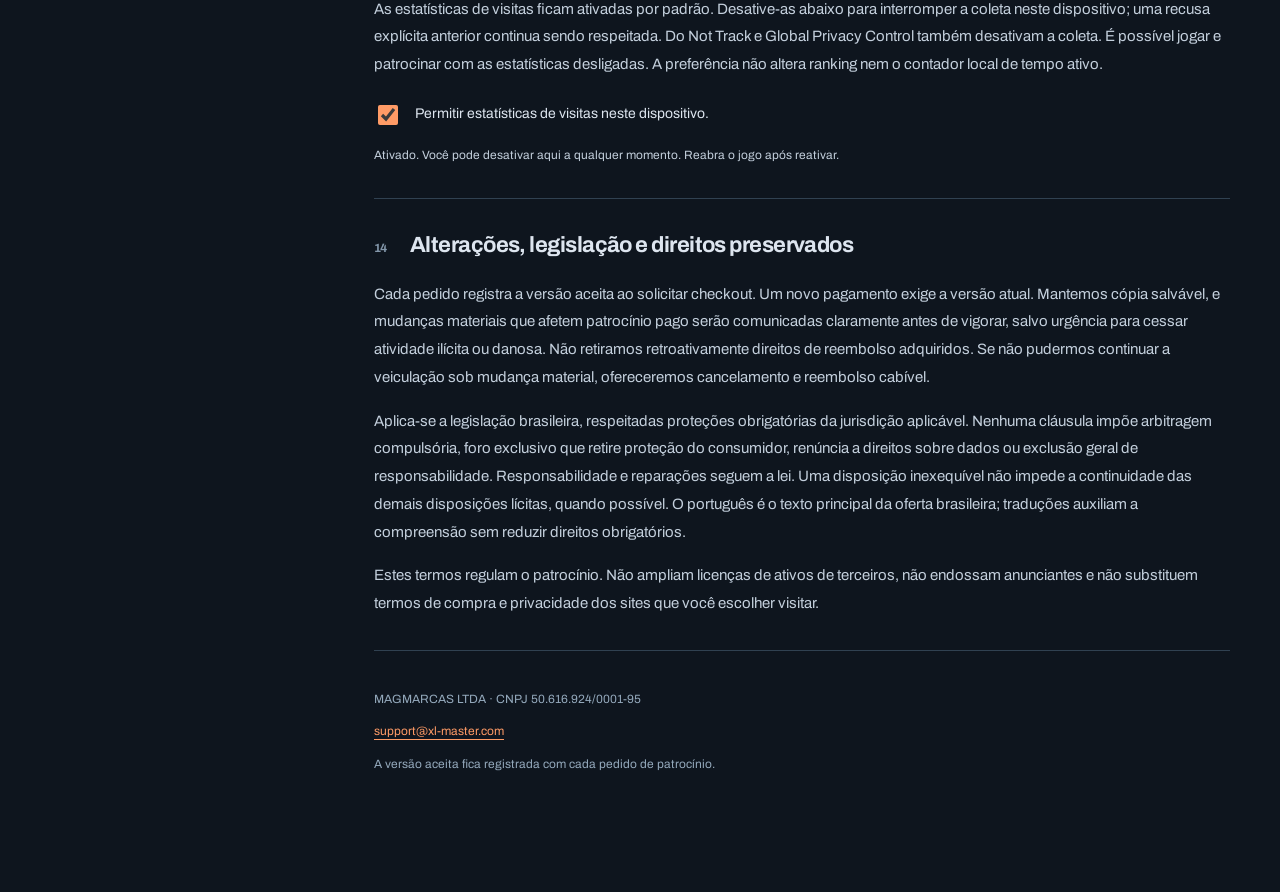
<file: legal/pt-br.html>
<!doctype html><html lang="pt-BR"><head><meta charset="UTF-8"><meta name="viewport" content="width=device-width, initial-scale=1.0"><meta name="description" content="As regras por trás das placas: o que você compra, como a posição muda e quais direitos são preservados."><meta name="color-scheme" content="dark"><title>Termos de patrocínio e privacidade | Rocket League 2</title>  <script type="module" crossorigin src="/assets/persisted-sODZFpJB.js"></script>
  <script type="module" crossorigin src="/assets/privacy-BDqALK89.js"></script>
  <script type="module" crossorigin src="/assets/legal-DT0LgFBP.js"></script>
  <link rel="stylesheet" crossorigin href="/assets/legal-VRaiHFWp.css">
</head>
<body><a class="legal-skip" href="#document">Ir para o documento</a>
<header class="legal-top"><a class="legal-brand" href="/">ROCKET LEAGUE 2<span>Jurídico</span></a><nav aria-label="Idioma e jogo"><a href="/legal/index.html" lang="en" >English</a><a href="/legal/pt-br.html" lang="pt-BR" aria-current="page">Português</a><a class="legal-back" href="/?sponsors=1">Voltar ao jogo</a></nav></header>
<div class="legal-layout"><aside><details class="legal-contents" open><summary>Neste documento</summary><nav aria-label="Índice"><a href="#overview">Resumo do contrato</a><a href="#seller">Fornecedor, contato e contratação</a><a href="#price">Preço, checkout e confirmação</a><a href="#ranking">Cálculo do ranking</a><a href="#placement">20 placas e 18 posições principais</a><a href="#visibility">Exibição, duração e escolhas do jogador</a><a href="#content">Arte, destinos e conteúdo proibido</a><a href="#license">Autorização de uso da marca</a><a href="#refunds">Cancelamento, remoção e reembolso</a><a href="#complaints">Denúncias, revisão e atendimento</a><a href="#privacy">Privacidade: dados e finalidades</a><a href="#providers">Provedores, conservação e seus direitos</a><a href="#choices">Sua escolha de privacidade</a><a href="#changes">Alterações, legislação e direitos preservados</a></nav><a class="legal-save" href="/legal/versions/2026-09-12.4.pt.txt" download>Salvar esta versão (.txt)</a><button type="button" data-legal-print>Imprimir / salvar PDF</button></details></aside>
<main id="document"><div class="legal-intro"><p class="legal-date">Versão 2026-09-12.4</p><h1>Termos de patrocínio e privacidade</h1><p class="legal-description">As regras por trás das placas: o que você compra, como a posição muda e quais direitos são preservados.</p></div>
<section id="overview" aria-labelledby="title-overview"><h2 id="title-overview"><span>01</span>Resumo do contrato</h2><p>Rocket League 2 é gratuito para jogar. O patrocínio é uma compra de publicidade da MAGMARCAS LTDA, não uma doação, investimento, participação societária, depósito, sorteio ou aposta. O pagamento não melhora o carro, a pontuação ou o resultado das partidas. Não há assinatura nem renovação automática.</p><p><strong>Você compra uma participação em um ranking público de anunciantes pagos. A exibição na arena depende dessa posição variável.</strong> A primeira compra parte de US$ 5 de crédito no ranking; cada aumento parte de US$ 1 de crédito. O preço da compra é calculado em BRL, com pagamento em moeda local quando disponível, conforme explicado abaixo. Os pagamentos continuam cobrados quando outro anunciante supera seu saldo. Da 19ª posição em diante há apenas presença no diretório, sem placa no campo. Leia as limitações de exibição e as regras de reembolso antes de pagar.</p><p>O resumo do checkout, estes termos e a política de conteúdo aceita integram a oferta. Direitos obrigatórios continuam aplicáveis mesmo quando não repetidos no resumo. Salve ou imprima esta versão.</p></section>
<section id="seller" aria-labelledby="title-seller"><h2 id="title-seller"><span>02</span>Fornecedor, contato e contratação</h2><p><strong>MAGMARCAS LTDA</strong><br>CNPJ 50.616.924/0001-95<br>Rua 137, nº 556, Edifício Alvorada, Sala 101, Setor Marista, Goiânia, GO, CEP 74170-120, Brasil<br>Atendimento, cancelamento, denúncias e privacidade: <a href="mailto:support@xl-master.com">support@xl-master.com</a>.</p><p>O representante contratante deve ter 18 anos ou mais, capacidade para contratar e autorização do anunciante e do titular do meio de pagamento. Não envie dados pessoais de crianças. Jogar não exige comprar publicidade.</p><p>O representante confirma a exatidão do nome, site, arte e instruções de pagamento. Guarde o código de recuperação em segurança. Armazenamos seu resumo criptográfico, não uma cópia legível; ele permite gerenciar o patrocínio. Em caso de perda, o atendimento poderá exigir prova proporcional de titularidade. Nunca precisamos do número completo do cartão, CVC ou senha bancária em uma solicitação de suporte.</p></section>
<section id="price" aria-labelledby="title-price"><h2 id="title-price"><span>03</span>Preço, checkout e confirmação</h2><p><strong>O ranking usa dólares americanos como referência comum de classificação. O preço-base do checkout é em reais (BRL).</strong> A primeira compra acrescenta pelo menos US$ 5 de crédito no ranking. Escolha um saldo total em dólares inteiros; compras posteriores acrescentam a diferença em relação ao crédito líquido existente, com aumento mínimo de US$ 1. O saldo-alvo acumulado máximo é US$ 100.000. Por exemplo, passar de US$ 5 para US$ 12 acrescenta US$ 7 de crédito. Um reembolso parcial pode deixar crédito fracionário; nesse caso, apenas a diferença restante é precificada.</p>
<p>Calculamos o preço-base em BRL de cada nova compra a partir desse crédito em USD, usando a referência de fechamento de venda USD/BRL mais recente disponível publicada pelo Banco Central do Brasil (PTAX). Multiplicamos o valor em USD pela referência e arredondamos uma vez para o centavo de real mais próximo, elevando meio centavo. Apenas como exemplo, US$ 5 a uma referência de R$ 5,0918 por dólar resulta em preço-base de R$ 25,46. Essa é uma referência de preço, não uma promessa de câmbio ou resgate de saldo em dólares. O crédito do ranking não pode ser transferido nem sacado, salvo por reembolso aplicável do pagamento.</p>
<p>A data, a taxa de referência e o preço em BRL são registrados no pedido. Não abrimos novo pagamento com referência de mais de sete dias. Fins de semana e feriados podem usar a última referência de dia útil disponível. O checkout criado mantém seu preço-base em BRL pelo prazo de validade, de até 24 horas; um novo checkout pode ter outro preço. A cotação em moeda local da Stripe tem a validade por ela exibida. Mudanças de preço não reavaliam o crédito já adquirido.</p>
<p><strong>Quando elegível, a Stripe oferece automaticamente sua moeda local e também permite escolher BRL.</strong> A disponibilidade depende da localização, moeda e meio de pagamento; não há promessa de suporte a todo cartão ou moeda. A Stripe converte nosso preço em reais pela taxa exibida, que inclui eventual cobrança de conversão do Adaptive Pricing. Confira moeda selecionada, valor final, tributos aplicáveis e informações de conversão antes de confirmar. Se optar por BRL, seu banco pode fazer conversão separada e cobrar suas próprias tarifas.</p>
<p>Há dois cálculos: a referência em USD do ranking determina nosso preço em BRL; depois, a Stripe pode converter BRL para a moeda escolhida. Diferenças de horário das referências, arredondamento e cobrança de conversão da Stripe podem fazer o valor final diferir do crédito nominal em USD ou da estimativa cambial de um banco. Tributos e cobranças de conversão nunca aumentam a posição no ranking. O pagamento é único: escolher um saldo maior não autoriza cobranças automáticas futuras.</p>
<p>O resumo do pagamento e estes termos informam a base do preço; a Stripe coleta os dados no checkout hospedado. Você pode sair sem pagar e cancelar um checkout não pago no gerenciamento do patrocínio. O valor final exibido antes da confirmação é o valor que cobramos por aquela compra. Qualquer tributo acrescentado à cobrança é mostrado antes do pagamento e não aumenta seu crédito no ranking.</p><p>A MAGMARCAS trata suas obrigações tributárias e de emissão de documentos fiscais com seu contador, separadamente do serviço de cálculo automático da Stripe. O cálculo automático de tributos na Stripe está desativado; isso não significa isenção. O recibo Stripe não substitui documento fiscal brasileiro legalmente exigido. Para faturamento, contate o atendimento acima e forneça os dados necessários; podemos solicitar informações faltantes. Isso não limita direitos obrigatórios relativos à emissão de documentos fiscais ou à proteção do consumidor.</p></section>
<section id="ranking" aria-labelledby="title-ranking"><h2 id="title-ranking"><span>04</span>Cálculo do ranking</h2><p>Ordenamos os patrocínios ativos e elegíveis pela soma dos pagamentos publicitários confirmados, descontados os reembolsos. O maior saldo vem primeiro. Em caso de empate, vence o patrocínio cujo primeiro pagamento foi confirmado antes pelo nosso serviço. Persistindo empate de horário, usamos o identificador armazenado do patrocínio. O cálculo é determinístico, sem sorteio.</p><p>Os pagamentos anteriores continuam contando, sem rodada diária nem zeragem automática. A data da primeira confirmação continua como desempate nos aumentos. Estornos reduzem o saldo; uma contestação bancária pode suspender a exibição até ser resolvida. Patrocínios removidos ou sem saldo positivo saem do ranking. O saldo mede publicidade adquirida: não é carteira transferível nem valor sacável, salvo pelos reembolsos previstos.</p><p>Nome, site, arte normalizada e saldo publicitário líquido ficam públicos. Não contrate se não desejar essa divulgação. Não vendemos aumentos secretos de posição. É proibido criar entradas artificiais ou mentir sobre titularidade para manipular a distribuição.</p></section>
<section id="placement" aria-labelledby="title-placement"><h2 id="title-placement"><span>05</span>20 placas e 18 posições principais</h2><table><caption>Distribuição principal com pelo menos 18 anunciantes elegíveis</caption><thead><tr><th>Posição</th><th>Local</th><th>Placas</th></tr></thead><tbody><tr><td>1</td><td>Extremidades opostas, sob ROCKET-LEAGUE-2</td><td>2</td></tr><tr><td>2</td><td>Laterais opostas nas arquibancadas</td><td>2</td></tr><tr><td>3 a 18</td><td>Uma placa na faixa entre a curva do campo e a parede</td><td>1 por anunciante</td></tr><tr><td>19 em diante</td><td>Somente o ranking público</td><td>0 na arena</td></tr></tbody></table><p>Todas as artes mantêm proporção 4:1. As placas do primeiro colocado são as maiores; as do segundo são um pouco menores; as da faixa são menores novamente. No desenho visto de cima, as placas da faixa aparecem como linhas, mas a arte exibida no jogo mantém 4:1.</p><p>Com menos de 18 anunciantes elegíveis, primeiro garantimos as posições principais. As placas restantes são divididas entre os anunciantes da arena proporcionalmente aos saldos: usamos a parte inteira de cada cota e distribuímos as sobras pelos maiores restos fracionários; em empate, a melhor posição tem prioridade. As repetições são intercaladas ao redor da arena. Um único anunciante ocupa as 20 placas. Com US$ 10 na primeira posição e US$ 5 na segunda, recebem respectivamente 13 e 7 placas. Quando todas as posições principais são ocupadas, as repetições extras terminam.</p><p>As repetições nunca substituem a posição principal de outro anunciante. Novos pagamentos, anunciantes, reembolsos e remoções podem mudar posições e repetições. Não há exclusividade, proibição de concorrentes ou período reservado em uma posição específica.</p></section>
<section id="visibility" aria-labelledby="title-visibility"><h2 id="title-visibility"><span>06</span>Exibição, duração e escolhas do jogador</h2><p><strong>Não prometemos número mínimo de espectadores, cliques, conversões, exibição ininterrupta ou permanência em uma posição.</strong> A participação continua enquanto elegível e enquanto o serviço de patrocínio operar, observados estes termos. Não é promessa de que o jogo existirá para sempre. Mudanças normais de posição, por si só, não geram reembolso.</p><p>Quando conectado, o jogo utiliza a lista disponível mais recente, normalmente atualizada aproximadamente a cada minuto com a página visível. Falhas de rede, jogo offline, abas antigas e manutenção podem atrasar ou impedir a exibição. Artes próprias do jogo substituem placas indisponíveis. A câmera e a movimentação influenciam a visibilidade. As placas da arena não abrem sites; links do diretório abrem destinos externos por escolha do jogador.</p><p>Após uma hora acumulada de jogo ativo, o jogador pode ocultar as placas naquele dispositivo. O tempo soma entre sessões e exclui menus, inatividade e páginas sem foco. Ocultar o cenário do estádio não oculta as placas. Salvaguardas de acessibilidade, proteção de crianças ou outras exigências legais podem limitar adicionalmente a publicidade. A opção de uma hora não restringe proteções obrigatórias.</p><p>Se encerrarmos definitivamente o serviço ou removermos um anunciante por deixarmos de oferecer sua veiculação, interromperemos novas cobranças e reembolsaremos os pagamentos remanescentes pelo procedimento abaixo. A ausência de garantia de impressões não limita direitos legais diante de descumprimento da oferta.</p></section>
<section id="content" aria-labelledby="title-content"><h2 id="title-content"><span>07</span>Arte, destinos e conteúdo proibido</h2><p>Use identidade empresarial verdadeira e destino HTTPS público sob seu controle ou que você esteja autorizado a representar. Obtenha as permissões necessárias de direitos autorais, marca, imagem e demais direitos. Cadastro ou pagamento não significam endosso, certificação ou aprovação do negócio anunciado.</p><p>Envie PNG, JPEG ou WebP estático, até 50 MB e 64 megapixels. Recomendamos 1600 × 400. Redimensionamos proporcionalmente para 4:1, com fundo quando necessário, e removemos metadados. Não são permitidos animação, flashes, QR codes, botões disfarçados ou imagens que imitem controles do jogo.</p><ul><li>Sem conteúdo sexual, nudez, serviços adultos, violência gráfica ou palavrões.</li><li>Sem ódio, extremismo, assédio, discriminação, ataques pessoais ou exposição de dados privados de terceiros.</li><li>Sem fraude, alegações enganosas, falsa identidade, downloads maliciosos, pirataria, produtos ilegais ou violação de direitos.</li><li>Sem apostas, jogos de azar, bebidas alcoólicas, tabaco, cigarros eletrônicos, drogas recreativas, armas ou sua promoção.</li><li>Sem campanha política, promoção financeira de alto risco, enriquecimento rápido ou alegações médicas sem comprovação.</li><li>Sem publicidade direcionada a crianças, pressão para que comprem ou peçam compras a adultos, ou uso de imagens de crianças para promover o patrocínio.</li></ul><p>As regras abrangem nome, imagem, site e conteúdo alcançado a partir dele. Não substitua um destino adequado por conteúdo proibido depois do pagamento. Podemos solicitar prova de direitos e comprovação de alegações, além de restringir conteúdo quando necessário para cumprir a lei ou exigências do provedor de pagamento. Mudanças materiais na política seguem o procedimento ao final.</p></section>
<section id="license" aria-labelledby="title-license"><h2 id="title-license"><span>08</span>Autorização de uso da marca</h2><p>A titularidade continua com você. Você concede à MAGMARCAS autorização não exclusiva, mundial e sem royalties adicionais para hospedar, reproduzir, redimensionar e exibir o material exclusivamente para executar o patrocínio no jogo, diretório e prévia de posicionamento. Provedores de hospedagem podem processá-lo para esses fins. Não adquirimos sua marca nem direito de vender sua arte a terceiros.</p><p>A autorização dura enquanto o patrocínio estiver ativo e pelo período técnico limitado necessário para cessar a exibição e manter registros lícitos. Após a remoção, interrompemos novas exibições públicas pelo serviço. Jogos já abertos podem atualizar no próximo ciclo; cópias independentes de terceiros fogem ao nosso controle direto. Uso promocional mais amplo depende de autorização separada.</p></section>
<section id="refunds" aria-labelledby="title-refunds"><h2 id="title-refunds"><span>09</span>Cancelamento, remoção e reembolso</h2><p><strong>Você pode cancelar cada pagamento em até sete dias corridos após sua confirmação, sem justificar.</strong> Oferecemos essa opção contratual a todos os anunciantes, além de prazo legal maior ou com contagem diferente que seja aplicável. Em Sponsors → Manage a sponsorship, restaure o código, selecione “Cancel & refund this payment” e confirme. O serviço registra imediatamente o pedido e mostra o status. Também é possível solicitar pelo contato acima. Um pedido tempestivo não perde validade por ser processado depois.</p><p>O reembolso de um acréscimo reduz o saldo por esse valor. O reembolso integral de todos os pagamentos retira a participação paga do ranking. Após a opção de sete dias, arrependimento simples, perda de posição ou de repetições, isoladamente, não obrigam reembolso. Permanecem os direitos relativos a falha do serviço, publicidade enganosa, pagamento não autorizado e outros fundamentos obrigatórios. Contate o atendimento se o botão estiver indisponível ou houver outros direitos aplicáveis.</p><p>Se removermos um patrocínio por violação das regras de conteúdo, ocultaremos a marca e reembolsaremos <strong>todos os pagamentos remanescentes, incluindo tributos por nós cobrados, sem descontar taxas de processamento</strong>. O mesmo vale para encerramento definitivo por nossa iniciativa. Valores já devolvidos não são devolvidos novamente. Contestações ou estornos devem ser coordenados com a Stripe ou o banco para evitar duplicidade, sem renúncia ao direito de reembolso válido.</p><p>Normalmente, a devolução segue o meio de pagamento original. Iniciamos a solicitação prontamente; provedor e banco controlam sua aparição, frequentemente em cerca de 5 a 10 dias úteis para cartões. Pendências ou falhas continuam sob nossa responsabilidade de resolução. Se o meio original não puder receber, o atendimento organizará alternativa lícita após verificar a titularidade. Nos pagamentos convertidos pelo Stripe Adaptive Pricing, a Stripe devolve na moeda originalmente paga, pela taxa de conversão original; o reembolso integral devolve o valor original do pagamento, incluindo sua cobrança de conversão. Não recalculamos reembolsos pela referência atual. Em reembolsos parciais, a redução do crédito em USD acompanha a proporção devolvida do pagamento original. Tarifas ou conversões bancárias separadas são controladas pelo emissor, sem limitar direitos obrigatórios de restituição.</p></section>
<section id="complaints" aria-labelledby="title-complaints"><h2 id="title-complaints"><span>10</span>Denúncias, revisão e atendimento</h2><p>Denuncie anúncio inseguro, violação de direitos, falsa identidade ou problema de privacidade para <a href="mailto:support@xl-master.com">support@xl-master.com</a>. Identifique anunciante e URL, explique o problema e envie evidências úteis, sem dados sensíveis desnecessários. Não é necessário comprar patrocínio para denunciar.</p><p>Podemos ocultar temporariamente material suspeito enquanto verificamos. O motivo da remoção e o status financeiro ficam disponíveis mediante código de recuperação. O anunciante pode pedir revisão e apresentar provas de autorização ou conformidade. O pedido não exige restaurar conteúdo potencialmente danoso durante a apuração. Buscamos confirmar prontamente as solicitações eletrônicas e responder ao mérito em até cinco dias, sem afastar prazo obrigatório menor.</p><p>Continuam disponíveis órgãos de defesa do consumidor, Judiciário, autoridades de proteção de dados e procedimentos de contestação do pagamento. O atendimento não exige renúncia a essas vias nem pagamento por arbitragem privada.</p></section>
<section id="privacy" aria-labelledby="title-privacy"><h2 id="title-privacy"><span>11</span>Privacidade: dados e finalidades</h2><p>Revisão do aviso de privacidade 2026-09-13.1. <a href="/legal/privacy-2026-09-13.1.pt.txt" download>Salvar aviso de privacidade (.txt)</a></p><p>A MAGMARCAS LTDA é responsável pelos dados pessoais que trata para este jogo e serviço. A identificação e o contato de privacidade estão acima. Utilizamos as informações necessárias às finalidades abaixo.</p><table><thead><tr><th>Dados</th><th>Finalidade e fundamento</th></tr></thead><tbody><tr><td>Identidade empresarial, arte, site, identificador, versão aceita dos termos e registros de pagamentos e reembolsos</td><td>Execução e documentação do contrato publicitário, obrigações legais e exercício de direitos. Nome, arte, site e saldo do ranking são públicos.</td></tr><tr><td>Resumo criptográfico do código de recuperação e registros de segurança</td><td>Autenticação e prevenção de abuso, pela necessidade contratual e por interesses legítimos proporcionais de segurança.</td></tr><tr><td>Mensagens e evidências de atendimento</td><td>Responder, exercer direitos, apurar denúncias e cumprir obrigações. Acesso limitado a quem precisa.</td></tr><tr><td>Preferências, arquivos offline e progresso de tempo ativo</td><td>Armazenamento no dispositivo para funcionamento e escolhas do jogo. O contador de tempo ativo não é enviado ao servidor de patrocínio.</td></tr><tr><td>Estatísticas de visitas</td><td>O Cloudflare Web Analytics recebe medições de carregamento e desempenho, caminhos das páginas, origens e metadados comuns do navegador/dispositivo para apresentar visitas, visualizações e desempenho agregados. Não utiliza cookies de estatísticas nem identificadores persistentes de visitantes. Não enviamos eventos de jogo nem gravações de sessão. As estatísticas ficam ativadas por padrão; você pode desativá-las abaixo. A coleta pela PostHog foi descontinuada.</td></tr></tbody></table><p>Não direcionamos patrocínios com base em comportamento. Anunciantes não recebem perfis de jogadores nem relatórios individuais de visualização. Nossa configuração não grava sessões, captura cliques automaticamente ou acompanha controles do jogo. Não vendemos dados dos jogadores. Do Not Track e Global Privacy Control desativam estatísticas opcionais. Requisições essenciais ainda expõem IP e metadados técnicos aos provedores de infraestrutura.</p><p>Os registros financeiros também incluem a taxa e a data de referência usadas no preço, o crédito no ranking e a moeda e o valor efetivamente pagos, para documentar a compra, conciliar pagamentos e calcular reembolsos.</p></section>
<section id="providers" aria-labelledby="title-providers"><h2 id="title-providers"><span>12</span>Provedores, conservação e seus direitos</h2><p>A Stripe coleta dados de pagamento, cobrança, prevenção de fraude e tributos exigidos em seu próprio checkout. Guardamos referências e status financeiro, não números completos de cartão ou CVC. A Stripe também possui obrigações próprias; consulte sua <a href="https://stripe.com/br/privacy" rel="noreferrer">Política de Privacidade</a>. A hospedagem do site e as estatísticas de visitas utilizam a Cloudflare. O serviço de patrocínios utiliza Amazon Web Services nos Estados Unidos. Provedores podem tratar dados em outros países conforme contratos e salvaguardas aplicáveis; solicite detalhes pelo contato de privacidade.</p><p>Dados locais ficam no dispositivo até serem apagados. Limpar o navegador pode eliminar arquivos offline, progresso de tempo e códigos: mantenha uma cópia privada do código. Material do patrocínio é conservado enquanto a participação operar. Registros financeiros, versões aceitas e disputas podem exigir conservação após remoção para fins contábeis ou exercício de direitos. Revisamos a necessidade e eliminamos ou anonimizamos quando cessarem as finalidades. Backups e registros de provedores podem seguir prazos legais próprios. Sair do ranking não equivale a apagar todos os registros financeiros.</p><p>Você pode solicitar confirmação, acesso, correção, eliminação ou anonimização quando cabíveis, informações sobre compartilhamento, portabilidade conforme regras aplicáveis e revisão de cálculo automatizado ou posição contestada. Pode desligar as estatísticas abaixo, retirar consentimento quando aplicável e questionar tratamento ilícito. Podemos exigir prova proporcional de identidade. Pedir exclusão não exige renunciar a reembolsos legais; eventual retenção obrigatória será explicada. Também é possível procurar a ANPD.</p><p>Não envie dados de crianças em anúncios ou suporte. Pais ou responsáveis podem desligar as estatísticas de visitas para crianças usando a opção abaixo. Anúncios não são personalizados por interesses ou tempo de jogo de crianças. Obrigações de proteção infantil aplicam-se independentemente destes termos: gratuidade ou contratação por adulto não as excluem.</p></section>
<section id="choices" aria-labelledby="title-choices"><h2 id="title-choices"><span>13</span>Sua escolha de privacidade</h2><p>As estatísticas de visitas ficam ativadas por padrão. Desative-as abaixo para interromper a coleta neste dispositivo; uma recusa explícita anterior continua sendo respeitada. Do Not Track e Global Privacy Control também desativam a coleta. É possível jogar e patrocinar com as estatísticas desligadas. A preferência não altera ranking nem o contador local de tempo ativo.</p><div data-privacy-choice></div><noscript><p>JavaScript é necessário para mudar a preferência local. Esta página jurídica não envia estatísticas.</p></noscript></section>
<section id="changes" aria-labelledby="title-changes"><h2 id="title-changes"><span>14</span>Alterações, legislação e direitos preservados</h2><p>Cada pedido registra a versão aceita ao solicitar checkout. Um novo pagamento exige a versão atual. Mantemos cópia salvável, e mudanças materiais que afetem patrocínio pago serão comunicadas claramente antes de vigorar, salvo urgência para cessar atividade ilícita ou danosa. Não retiramos retroativamente direitos de reembolso adquiridos. Se não pudermos continuar a veiculação sob mudança material, ofereceremos cancelamento e reembolso cabível.</p><p>Aplica-se a legislação brasileira, respeitadas proteções obrigatórias da jurisdição aplicável. Nenhuma cláusula impõe arbitragem compulsória, foro exclusivo que retire proteção do consumidor, renúncia a direitos sobre dados ou exclusão geral de responsabilidade. Responsabilidade e reparações seguem a lei. Uma disposição inexequível não impede a continuidade das demais disposições lícitas, quando possível. O português é o texto principal da oferta brasileira; traduções auxiliam a compreensão sem reduzir direitos obrigatórios.</p><p>Estes termos regulam o patrocínio. Não ampliam licenças de ativos de terceiros, não endossam anunciantes e não substituem termos de compra e privacidade dos sites que você escolher visitar.</p></section>
<footer class="legal-end"><p>MAGMARCAS LTDA · CNPJ 50.616.924/0001-95</p><a href="mailto:support@xl-master.com">support@xl-master.com</a><p>A versão aceita fica registrada com cada pedido de patrocínio.</p></footer></main></div></body></html>
</file>
<file: assets/main-DyMbeQU4.css>
.online-browser,.online-lobby,.multiplayer-hud{--online-border: 3px solid var(--outline);--online-radius: 8px;--online-shadow: 0 4px 0 var(--outline);--online-button-shadow: inset 0 3px var(--blue-highlight), inset 0 -3px var(--ink-1), 0 3px var(--outline);--online-button-font: 400 18px/1.1 var(--display);--online-heading-font: 400 24px/1.1 var(--display);--online-blue: #99d1ff;--online-orange: #ffc68a;color:var(--graphite)}:root[data-theme=realistic] :is(.online-browser,.online-lobby,.multiplayer-hud){--online-border: 1px solid var(--line-2);--online-radius: 4px;--online-shadow: none;--online-button-shadow: none;--online-button-font: 600 14px/1.2 var(--sans);--online-heading-font: 500 20px/1.2 var(--sans)}:is(.online-browser,.online-lobby,.multiplayer-hud) button{display:inline-flex;align-items:center;justify-content:center;min-height:44px;padding:10px 14px;border:var(--online-border);border-radius:var(--online-radius);background:var(--ink-2);color:var(--graphite);box-shadow:var(--online-button-shadow);font:var(--online-button-font);cursor:pointer;white-space:nowrap;touch-action:manipulation}:is(.online-browser,.online-lobby,.multiplayer-hud) button:hover:not(:disabled){background:var(--ink-3)}:is(.online-browser,.online-lobby,.multiplayer-hud) button:active:not(:disabled){transform:translateY(2px);box-shadow:none}:is(.online-browser,.online-lobby,.multiplayer-hud) button:disabled{opacity:.5;cursor:default}:is(.online-browser,.online-lobby,.multiplayer-hud) .online-primary{color:var(--outline);background:var(--mark);box-shadow:inset 0 3px var(--mark-highlight),0 3px var(--outline)}:is(.online-browser,.online-lobby,.multiplayer-hud) .online-primary:hover:not(:disabled){background:var(--mark-hover)}:root[data-theme=realistic] :is(.online-browser,.online-lobby,.multiplayer-hud) button:active{transform:none}:root[data-theme=realistic] :is(.online-browser,.online-lobby,.multiplayer-hud) .online-primary{border-color:var(--mark);box-shadow:none}:is(.online-browser,.online-lobby,.multiplayer-hud) :focus-visible{outline:3px solid var(--focus);outline-offset:3px}:is(.online-browser,.online-lobby,.multiplayer-hud) input:not([type=radio]){font:16px/1.4 var(--sans);width:100%;min-height:44px;padding:10px 12px;border:var(--online-border);border-radius:var(--online-radius);background:var(--well);color:var(--graphite);-webkit-user-select:text;user-select:text}:is(.online-browser,.online-lobby,.multiplayer-hud) input::placeholder{color:var(--graphite-3);opacity:1}.match-panel[data-screen=online]{width:min(940px,100%)}.online-intro{margin-bottom:24px}.online-note{color:var(--graphite-2);font-size:14px;line-height:1.6}.online-lobby h3{font:32px/1.15 var(--display);overflow-wrap:anywhere}.online-lobby{max-width:640px;margin:0 auto;padding:6px 0 12px}#back-to-game{margin-top:18px}[data-play-screen=online] [hidden]{display:none!important}.online-layout{display:grid;grid-template-columns:1.6fr 1fr;gap:36px}.online-rooms,.online-create{border-top:1px solid var(--line-2);padding-top:20px}.online-layout h2{font:var(--online-heading-font);margin-bottom:20px}.online-section-head{display:flex;align-items:baseline;justify-content:space-between;gap:16px}.online-browser label,.online-lobby label,.online-browser legend{display:block;margin-bottom:9px;font-size:14px}.online-browser fieldset{border:0;margin:22px 0}.online-browser fieldset label{padding:9px 0;cursor:pointer}.online-browser fieldset label{display:inline-flex;align-items:center;gap:8px;min-height:44px;cursor:pointer}.online-browser small{display:block;margin:5px 0 0 23px;color:var(--graphite-2)}#create-room>button{width:100%}#join-room{margin:28px 0;padding-top:24px;border-top:1px solid var(--line-1)}#join-room button{margin-top:10px}#room-list-status{color:var(--graphite-2);line-height:1.6;font-size:14px}#room-list{list-style:none;margin-top:16px}#room-list li{display:grid;grid-template-columns:1fr auto;gap:6px 16px;padding:16px 0;border-bottom:1px solid var(--line-1)}#room-list strong{overflow-wrap:anywhere}#room-list span{font-size:13px;color:var(--graphite-2)}#room-list button{grid-column:2;grid-row:1 / 3;align-self:center}.online-browser>.online-note{margin-top:28px}#online-player-name{max-width:280px;margin-bottom:24px}#online-your-name{margin-bottom:18px}#online-roster{list-style:none;padding:0;margin-bottom:24px;border-top:1px solid var(--line-2)}#online-roster li{padding:10px 0;border-bottom:1px solid var(--line-1)}#online-result{margin-top:24px;overflow-x:auto}#online-result h4{font:var(--online-heading-font)}#online-result-title{margin:10px 0;line-height:1.5}#online-result-duration{margin-bottom:8px;color:var(--graphite-2);font-size:13px}#online-forfeit-confirm{margin-top:20px;padding:16px;border:1px solid var(--mark-line);border-radius:var(--online-radius);background:var(--ink-0)}#online-forfeit-confirm p{margin-bottom:12px;line-height:1.5}#online-error{margin:0 0 20px;padding:14px;border:1px solid var(--mark-line);background:var(--ink-0);color:var(--mark-text);border-radius:8px}:root[data-theme=realistic] #online-error{border-radius:4px}.online-kicker{color:var(--mark-text);text-transform:uppercase;font-size:12px;font-weight:700;margin-bottom:12px}#lobby-status{margin:18px 0 24px;line-height:1.5}.online-invite{display:flex;gap:8px;margin-bottom:16px}.online-invite input{min-width:0}.online-invite button{flex-shrink:0}.online-actions{display:flex;gap:10px;flex-wrap:wrap;margin-top:24px;padding-bottom:4px}.online-score-table{border-collapse:collapse;width:100%;font-size:14px;font-variant-numeric:tabular-nums}.online-score-table th,.online-score-table td{padding:14px 10px;border-bottom:1px solid var(--line-2);text-align:right}.online-score-table thead{color:var(--graphite-2);font-size:12px}.online-score-table th:first-child{text-align:left;overflow-wrap:anywhere;min-width:100px}.online-score-table tbody th{font-weight:700}.online-score-table tbody td:first-of-type{font:var(--online-heading-font)}.online-score-table [data-team=orange] th{color:var(--online-orange)}.online-score-table [data-team=blue] th{color:var(--online-blue)}.online-score-table tbody[data-team=blue]{--score-team-color: var(--online-blue)}.online-score-table tbody[data-team=orange]{--score-team-color: var(--online-orange)}.online-score-table tbody .online-score-team th{padding:8px 12px;text-align:left;border-left:3px solid var(--score-team-color);background:color-mix(in srgb,var(--score-team-color) 10%,var(--ink-0));font-size:13px;font-weight:700}.multiplayer-hud{position:absolute;top:0;right:0;bottom:0;left:0;padding:max(24px,var(--safe-top)) max(24px,var(--safe-right)) max(24px,var(--safe-bottom)) max(24px,var(--safe-left));pointer-events:none;font:14px/1.4 var(--sans)}.multiplayer-hud[hidden],.multiplayer-hud [hidden]{display:none!important}.multiplayer-hud[data-chat-open=true] .online-room-bar{display:none}.multiplayer-hud button{pointer-events:auto}.online-room-bar{position:fixed;z-index:40;top:24px;left:24px;width:min(380px,calc(100% - 48px));border:var(--online-border);border-radius:var(--online-radius);background:var(--chrome-bg);box-shadow:var(--online-shadow)}.online-room-heading{display:flex;align-items:center;gap:12px;padding:12px}.online-room-heading>div{flex:1;min-width:0}.online-room-heading>.online-room-heading-actions{flex:0 0 auto;display:flex;flex-direction:column;gap:8px}.online-room-heading-actions:has(button:not([hidden])){align-self:center}.online-room-heading-actions:not(:has(button:not([hidden]))){display:none}.online-room-stage{display:block;font:var(--online-heading-font)}.online-room-state{display:block;color:var(--graphite-2);font-size:12px;line-height:1.5;overflow-wrap:anywhere;margin-top:4px}.online-room-nav{display:grid;grid-template-columns:1fr 1.35fr 1fr;gap:8px;padding:0 12px 12px}.online-room-nav:has([data-action=scoreboard][hidden]){grid-template-columns:repeat(2,minmax(0,1fr))}.online-room-nav button{padding-inline:7px;min-width:0}.online-room-nav button[aria-pressed=true]{background:var(--mark);color:var(--outline);box-shadow:inset 0 3px var(--mark-highlight),0 3px var(--outline)}.online-room-nav button[aria-pressed=true]:hover:not(:disabled){background:var(--mark-hover)}:root[data-theme=realistic] .online-room-nav button[aria-pressed=true]{background:var(--mark-soft);border-color:var(--mark);color:var(--mark-text);box-shadow:none}:root[data-theme=realistic] .online-room-nav button[aria-pressed=true]:hover:not(:disabled){background:var(--mark-soft);color:var(--mark-hover)}.online-scoreboard{position:fixed;z-index:60;top:50%;left:50%;transform:translate(-50%,-50%);width:min(680px,calc(100% - 32px));max-height:calc(100dvh - 32px);overflow-y:auto;pointer-events:auto;padding:20px;border:var(--online-border);border-radius:var(--online-radius);background:var(--ink-0);box-shadow:var(--online-shadow)}.online-scoreboard h2{font:var(--online-heading-font);margin:0 0 16px}.online-chat{position:fixed;z-index:45;left:24px;top:45%;display:flex;flex-direction:column;width:min(400px,calc(100% - 48px));max-height:var(--online-viewport-height, calc(100dvh - 48px) );overflow-y:auto;overscroll-behavior:contain;pointer-events:auto}.online-chat-options{display:flex;gap:8px;margin-bottom:8px;padding-top:4px;flex-wrap:wrap}.online-chat-options button,.online-chat form button{font-size:14px}.online-chat-feed{min-height:0;max-height:150px;overflow-y:auto;overflow-wrap:anywhere;padding:10px 12px;border:var(--online-border);border-radius:var(--online-radius);background:var(--chrome-bg);-webkit-user-select:text;user-select:text}.online-chat-feed p{margin:4px 0}.online-chat-feed [data-team=orange]{color:var(--online-orange)}.online-chat-feed [data-team=blue]{color:var(--online-blue)}.online-chat form{background:var(--ink-0);border:var(--online-border);border-radius:var(--online-radius);padding:12px;margin-top:8px}.online-chat form,.online-chat-options{flex-shrink:0}.online-chat form button+button{margin-left:8px}.online-chat label{display:block;font-size:12px;color:var(--graphite-2);margin-bottom:8px}.online-chat input{margin-bottom:10px}.online-chat-error{margin-top:8px;color:var(--mark-text)}.online-chat-error:empty{display:none}@media (max-width: 700px){.online-layout{grid-template-columns:minmax(0,1fr);gap:26px}.online-rooms{min-height:120px}.online-invite{flex-wrap:wrap}.online-invite input{flex:1 1 200px}.online-scoreboard{padding:12px}.online-scoreboard h2{font-size:18px;margin-bottom:12px}.online-score-table{font-size:12px}.online-score-table thead{font-size:10px}.online-score-table th,.online-score-table td{padding:10px 5px}.online-score-table th:first-child{min-width:72px}.online-score-table tbody td:first-of-type{font-size:18px}}@media (max-width: 860px),(max-height: 500px),(pointer: coarse){.multiplayer-hud{padding:max(10px,var(--safe-top)) max(10px,var(--safe-right)) max(10px,var(--safe-bottom)) max(10px,var(--safe-left))}.online-room-bar{width:min(340px,calc(100% - 20px))}.online-room-heading{padding:9px 10px;gap:8px}.online-room-stage{font-size:18px}.online-room-state{font-size:11px}.online-room-nav{padding:0 10px 10px;gap:7px}.online-chat{width:min(360px,calc(100% - 20px))}}@media (max-height: 500px){.online-lobby h3{font-size:24px}#lobby-status{margin:10px 0}.online-actions{margin-top:12px}.online-room-heading{padding-block:6px}.online-room-stage{font-size:16px}.online-room-state{margin-top:0}.online-room-nav{padding-bottom:7px}.online-room-bar button{font-size:14px}.online-chat-feed{max-height:60px}}.online-field-hint{margin:6px 0 18px;font-size:12px}#online-player-name{margin-bottom:0}.online-layout{grid-template-columns:minmax(0,1.65fr) minmax(0,1fr);gap:28px}.online-filters{display:grid;grid-template-columns:minmax(0,1fr) minmax(120px,.65fr);gap:12px;margin-bottom:16px}.online-filters label{min-width:0;margin:0}.online-filters input[type=search],.online-filters select{margin-top:8px}:is(.online-browser,.online-lobby) select{width:100%;min-height:44px;padding:10px 12px;font:16px/1.4 var(--sans);background:var(--well);color:var(--graphite);border:var(--online-border);border-radius:var(--online-radius)}.online-filters .online-check{grid-column:1 / -1;display:flex;gap:10px;align-items:center;min-height:44px;cursor:pointer}#room-list li{grid-template-columns:minmax(0,1fr) auto;gap:6px 12px}#room-list strong{display:-webkit-box;-webkit-box-orient:vertical;-webkit-line-clamp:2;overflow:hidden;line-height:1.4;min-width:0;unicode-bidi:plaintext;align-self:start}.online-pagination{display:flex;align-items:center;justify-content:space-between;gap:12px}.online-pagination span{color:var(--graphite-2);font-size:13px}.online-browser-footer:not([hidden])~.match-panel__shortcut{display:none}.online-host-label{display:inline-block;margin-left:8px;font:11px/1.4 var(--sans);color:var(--graphite-2);border:1px solid var(--line-2);padding:2px 5px;border-radius:3px;vertical-align:middle}.online-score-table bdi,.online-chat-feed bdi,.online-room-state bdi,#online-roster bdi{unicode-bidi:isolate;overflow-wrap:anywhere}#lobby-title{unicode-bidi:plaintext}@media (max-width: 700px){.online-layout{grid-template-columns:minmax(0,1fr)}}@media (max-width: 420px){.online-filters{grid-template-columns:minmax(0,1fr)}}.online-room-table{overflow:visible}.match-panel[data-screen=online] .match-panel__body{padding-block:0}[data-play-screen=online]{padding-block:22px 19px}@media (max-width: 640px){[data-play-screen=online]{padding-block:18px}}@media (max-height: 760px){[data-play-screen=online]{padding-block:15px}}.online-toolbar{display:grid;grid-template-columns:minmax(130px,.75fr) minmax(220px,1.5fr) auto;align-items:end;gap:16px;margin-bottom:20px}.online-toolbar label{margin:0}.online-toolbar input{margin-top:6px}.online-toolbar #online-player-name{max-width:none}.online-toolbar #join-room{margin:0;padding:0;border:0}.online-toolbar .online-invite{gap:8px;margin:0;align-items:end;flex-wrap:nowrap}.online-toolbar #join-room button{margin:0}.online-layout{display:block}.online-rooms{border:0;padding:0}.online-section-head{align-items:center;margin-bottom:12px}.online-layout h2{margin:0}.online-filters{grid-template-columns:minmax(180px,1fr) minmax(140px,.6fr) auto;align-items:end;gap:14px;margin-bottom:8px}.online-filters .online-check{grid-column:auto;white-space:nowrap}#room-list-status{font-size:12px;margin:8px 0}.online-room-columns,#room-list li{display:grid;grid-template-columns:minmax(0,1fr) 76px 82px 66px 74px;align-items:center;gap:12px}.online-room-columns{position:sticky;top:0;z-index:1;background:var(--ink-1);padding:8px 4px 8px 0;border-bottom:1px solid var(--line-2);color:var(--graphite-2);font:12px/1.4 var(--sans)}#room-list{margin:0;padding:0 4px 0 0}#room-list li{padding:12px 0}#room-list button{grid-column:auto;grid-row:auto;min-width:0}.online-room-name{min-width:0;display:grid;gap:3px}#room-list strong{display:block;overflow:hidden;text-overflow:ellipsis;white-space:nowrap;font-size:16px}#room-list .online-room-name span{font-size:12px}.online-room-count,.online-room-ping{font-variant-numeric:tabular-nums}#room-list .online-room-ping{min-width:0;padding-inline:6px;font-size:14px}.online-room-country img{display:block;width:28px;height:21px;object-fit:contain;border-radius:2px}#back-to-game{margin-top:14px}.online-create{margin-bottom:20px;padding:16px;border:var(--online-border);border-radius:var(--online-radius);background:var(--ink-0)}.online-create h2{font:var(--online-heading-font)}.online-connection-choice .online-note{margin-top:8px}.online-connection-choice .online-actions{margin-top:14px}.online-create-fields{display:grid;grid-template-columns:minmax(160px,1fr) 100px auto auto;align-items:end;gap:14px}.online-create-fields label{margin:0}.online-create-fields label input,.online-create-fields select{margin-top:6px}.online-create-fields fieldset{margin:0;display:flex;gap:12px}.online-create-fields legend{margin:0}.online-create-fields fieldset label{min-height:44px;display:flex;align-items:center}.online-create .online-field-hint{margin:8px 0 0}.online-browser,.online-lobby{--online-control-height: 48px}:is(.online-browser,.online-lobby) :is(input:not([type=radio]):not([type=checkbox]),select,button){box-sizing:border-box;height:var(--online-control-height);min-height:var(--online-control-height);padding-block:0}.online-toolbar>label,.online-create-fields>label,.online-filters>label:not(.online-check){display:grid;gap:6px;line-height:1.4}.online-toolbar #join-room{display:grid;gap:6px}.online-toolbar #join-room>label{line-height:1.4}.online-toolbar input,.online-create-fields label input,.online-create-fields select,.online-filters input[type=search],.online-filters select{display:block;margin:0}.online-create-fields legend{padding:0 0 6px;line-height:1.4}.online-create-fields fieldset label{height:var(--online-control-height);min-height:var(--online-control-height);padding:0}.online-filters .online-check{min-height:var(--online-control-height)}.online-room-columns>*,#room-list li>*{text-align:center}.online-room-columns>:first-child,#room-list .online-room-name{text-align:left}.online-room-country img{margin-inline:auto}.online-score-table :is(th,td),.online-score-table th:first-child{text-align:center}.online-score-table th[scope=row],.online-score-table thead th:first-child{text-align:left}.online-team-picker{display:flex;gap:10px;flex-wrap:wrap;margin-bottom:18px}.online-team-picker [aria-pressed=true]{border-color:var(--mark)}.online-host-controls{display:grid;grid-template-columns:100px minmax(0,1fr);align-items:end;gap:18px;margin-bottom:24px}.online-host-controls label{display:grid;gap:6px;line-height:1.4;margin:0;min-width:0}.online-host-controls select{min-width:0}#online-add-bot{display:grid;grid-template-columns:minmax(90px,1fr) minmax(120px,1.5fr) auto;align-items:end;gap:10px}#online-roster li{display:flex;align-items:center;justify-content:space-between;gap:12px;min-height:48px}#online-roster li>span{min-width:0}#online-roster button{flex-shrink:0}#online-roster [data-team="0"]{color:var(--online-blue)}#online-roster [data-team="1"]{color:var(--online-orange)}@media (max-width: 700px){.online-host-controls{grid-template-columns:1fr;gap:14px}.online-toolbar{grid-template-columns:minmax(0,1fr) auto;gap:12px}.online-toolbar #join-room{grid-row:2;grid-column:1 / -1}.online-filters{grid-template-columns:1fr 1fr;gap:8px}.online-filters .online-check{grid-column:1 / -1;min-height:30px}.online-room-columns,#room-list li{grid-template-columns:minmax(0,1fr) 46px 58px 34px 60px;gap:6px}#room-list button{font-size:14px;padding-inline:6px}.online-room-columns{font-size:10px}.online-create-fields{grid-template-columns:minmax(0,1fr) 90px}.online-create-fields fieldset{grid-column:1}#room-list strong{font-size:14px}}.online-room-bar{display:flex;flex-direction:column;align-items:center;gap:6px;padding:6px;width:max-content;max-width:calc(100% - 20px)}.online-room-bar .online-room-heading,.online-room-bar .online-room-heading-actions,.online-room-bar .online-room-nav{display:contents}.online-room-heading>div:first-child,.online-room-bar .online-action-label{position:absolute;width:1px;height:1px;padding:0;margin:-1px;overflow:hidden;clip-path:inset(50%);white-space:nowrap}.online-room-bar .ui-icon{display:block;flex:none}.online-room-bar button{flex-direction:column;gap:0;width:44px;height:44px;min-width:44px;padding:0;flex:none}.online-room-bar .online-action-key{color:inherit;background:none;border:0;padding:0;font:500 11px/1 var(--sans)}.online-room-bar [data-action=room]{order:0}.online-room-bar [data-action=scoreboard]{order:1}.online-room-bar [data-action=chat]{order:2}.online-room-bar [data-action=next-player]{order:3}.online-room-bar [data-action=primary]{order:4}@media (pointer: coarse){.online-room-bar .online-action-key{display:none}}body.touch-controls-enabled .online-room-bar .online-action-key{display:none}@font-face{font-family:Lilita One;font-style:normal;font-display:swap;font-weight:400;src:url([data-uri]) format("woff2"),url([data-uri]) format("woff")}@font-face{font-family:Archivo;font-style:normal;font-display:swap;font-weight:400;src:url([data-uri]) format("woff2"),url([data-uri]) format("woff")}@font-face{font-family:Archivo;font-style:normal;font-display:swap;font-weight:500;src:url([data-uri]) format("woff2"),url([data-uri]) format("woff")}@font-face{font-family:Archivo;font-style:normal;font-display:swap;font-weight:700;src:url([data-uri]) format("woff2"),url([data-uri]) format("woff")}.status{position:fixed;top:max(16px,var(--safe-top));left:max(24px,var(--safe-left));z-index:30;width:288px;border:1px solid var(--line-2);border-radius:2px;background:var(--chrome-bg);pointer-events:none;-webkit-user-select:none;user-select:none;font-variant-numeric:tabular-nums}.status[hidden]{display:none}.status__section{padding:9px 12px;border-bottom:1px solid var(--line-1)}.status__section[hidden]{display:none}.status__section:last-child{border-bottom:0}.status__hero{display:flex;align-items:baseline;justify-content:space-between;gap:12px}.status__pair{display:flex;align-items:baseline;gap:5px}.status__value{font-size:26px;font-weight:500;line-height:1;color:var(--graphite)}.status__pair--alt .status__value{color:var(--graphite-2)}.status__unit{font-family:var(--narrow);font-size:10.5px;font-weight:600;letter-spacing:.16em;text-transform:uppercase;color:var(--graphite-3)}.status__figures{display:flex;gap:14px;margin-top:7px}.status__figures>div{flex:1}.status__figures dt{font-family:var(--narrow);font-size:9px;font-weight:600;letter-spacing:.16em;text-transform:uppercase;color:var(--graphite-3)}.status__figures dd{margin-top:1px;font-size:12.5px;color:var(--graphite)}.status__chart{display:block;width:100%;height:54px}.status__trace{fill:none;stroke:var(--graphite-2);stroke-width:1;vector-effect:non-scaling-stroke}.status__over{fill:none;stroke:var(--mark-line);stroke-width:1;vector-effect:non-scaling-stroke}.status__budget{stroke:var(--line-3);stroke-width:1;stroke-dasharray:5 4;vector-effect:non-scaling-stroke}.status__caption,.status__heading{font-family:var(--narrow);font-size:9.5px;font-weight:600;letter-spacing:.14em;text-transform:uppercase;color:var(--graphite-3)}.status__caption{margin-top:5px}.status__heading{margin-bottom:5px}.status__grid line{stroke:var(--line-1);stroke-width:1;vector-effect:non-scaling-stroke}.status__toggle{display:flex;align-items:center;justify-content:space-between;gap:8px;width:100%;padding:0;border:0;background:transparent;cursor:pointer;pointer-events:auto}.status__toggle .status__heading{margin-bottom:0;transition:color .14s var(--ease)}.status__toggle:hover .status__heading{color:var(--graphite)}.status__toggle:focus-visible{outline:2px solid var(--mark);outline-offset:3px}.status__chevron{width:7px;height:7px;border-right:1px solid var(--graphite-3);border-bottom:1px solid var(--graphite-3);transform:rotate(45deg) translate(-2px,-2px);transition:transform .18s var(--ease)}.status.is-phases-collapsed .status__chevron{transform:rotate(-45deg) translate(-2px,-2px)}.status__rows[hidden]{display:none}.status__toggle+.status__rows{margin-top:6px}.status__rows{display:grid;gap:2px}.status__row{display:flex;justify-content:space-between;gap:12px;font-size:12px;color:var(--graphite-2)}.status__figure{color:var(--graphite)}.status__row.is-warn,.status__row.is-warn .status__figure{color:var(--mark)}.dim.is-disabled{opacity:.45}.dim.is-disabled .dim__label{cursor:default}@media (max-width: 860px){.status{top:max(12px,var(--safe-top));left:calc(var(--safe-left) + 44px);width:min(224px,calc(100vw - var(--safe-left) - var(--safe-right) - 56px))}.status__value{font-size:22px}}.touch-controls[hidden]{display:none!important}.touch-controls{position:fixed;top:0;right:0;bottom:0;left:0;z-index:35;pointer-events:none;user-select:none;-webkit-user-select:none;-webkit-touch-callout:none}.touch-ball-actions{position:absolute;top:max(12px,var(--safe-top));left:50%;transform:translate(-50%);display:flex;gap:4px}.touch-ball-actions .touch-button{position:relative;width:48px;min-height:44px;border-radius:5px;font-size:8px;letter-spacing:.04em}@media (max-width: 600px){.touch-ball-actions{top:calc(max(12px,var(--safe-top)) + 68px)}}.touch-stick-zone{--touch-stick-zone-size: clamp(132px, 32vmin, 180px);position:absolute;left:max(10px,var(--safe-left));bottom:max(10px,var(--safe-bottom));width:var(--touch-stick-zone-size);height:var(--touch-stick-zone-size);border-radius:50%;pointer-events:auto;touch-action:none}.touch-stick-zone__label{position:absolute;left:50%;bottom:2px;transform:translate(-50%);z-index:2;font-family:var(--narrow);font-size:9px;font-weight:600;letter-spacing:.18em;text-transform:uppercase;color:var(--graphite-3);pointer-events:none}.touch-stick-zone .back,.touch-stick-zone .front{box-sizing:border-box!important;border:1px solid var(--line-3);box-shadow:0 0 0 1px #04070b4d}.touch-stick-zone .back{background:radial-gradient(circle at center,transparent 0 31%,var(--line-1) 32% 33%,transparent 34%),#0e141db3!important}.touch-stick-zone .front{background:#97a7b957!important;border-color:var(--graphite-2)}.touch-actions{position:absolute;right:max(10px,var(--safe-right));bottom:max(10px,var(--safe-bottom));width:clamp(176px,44vw,224px);height:clamp(172px,40vmin,204px);pointer-events:none}.touch-button{position:absolute;display:grid;place-items:center;padding:0;border:1px solid var(--line-3);border-radius:50%;color:var(--graphite-2);background:#0e141d4d;font-family:var(--narrow);font-size:10px;font-weight:600;letter-spacing:.1em;text-transform:uppercase;line-height:1;box-shadow:inset 0 0 0 4px #96b2cd06;cursor:pointer;pointer-events:auto;touch-action:none;-webkit-tap-highlight-color:transparent;transition:color .1s linear,border-color .1s linear,background-color .1s linear}.touch-button:hover{color:var(--graphite);border-color:var(--graphite-2)}.touch-button:focus-visible{outline:2px solid var(--mark);outline-offset:2px}.touch-button.is-active{color:var(--mark);border-color:var(--mark-line);background:#261717a8}.touch-button--jump{right:0;bottom:0;width:clamp(68px,15vw,80px);height:clamp(68px,15vw,80px);color:var(--graphite)}.touch-button--boost{right:clamp(70px,15vw,82px);bottom:clamp(45px,10vw,56px);width:clamp(64px,14vw,74px);height:clamp(64px,14vw,74px)}.touch-button--handbrake{right:0;bottom:clamp(80px,17vw,94px);width:clamp(54px,12vw,62px);height:clamp(54px,12vw,62px);font-size:9px}.touch-button--cam{left:0;bottom:4px;width:clamp(46px,10vw,54px);height:clamp(46px,10vw,54px);font-size:9px}.touch-button--reset{left:clamp(12px,4vw,22px);top:0;width:clamp(44px,9vw,50px);height:clamp(44px,9vw,50px);border-style:dashed;font-size:8px}body.touch-controls-enabled{overscroll-behavior:none}body.touch-controls-enabled .ball-cam-indicator{bottom:calc(max(10px,var(--safe-bottom)) + clamp(132px,32vmin,180px) + 8px)}body.touch-controls-enabled .boost{top:max(12px,var(--safe-top));right:auto;bottom:auto;left:max(12px,var(--safe-left))}body.touch-controls-enabled .status{top:calc(max(12px,var(--safe-top)) + 62px)}@media (max-width: 600px){body.touch-controls-enabled .status{top:calc(max(12px,var(--safe-top)) + 120px)}}@media (max-width: 400px){body.touch-controls-enabled .status{max-height:calc(100dvh - max(10px,var(--safe-top)) - var(--safe-bottom) - 259px)}}@media (max-width: 340px){.touch-stick-zone{--touch-stick-zone-size: 120px}}@media (prefers-reduced-motion: reduce){.touch-button{transition:none}}.ui-icon{display:inline-block;flex-shrink:0;fill:currentColor;stroke:none;vertical-align:middle}button,input,select{-webkit-tap-highlight-color:transparent}button:focus-visible,select:focus-visible,input[type=range]:focus-visible,body.pad-nav .sheet :focus{outline:3px solid var(--focus);outline-offset:3px}button:disabled{cursor:wait;opacity:.65}.game-update{position:fixed;z-index:130;top:max(12px,env(safe-area-inset-top));left:50%;transform:translate(-50%);display:flex;align-items:center;gap:16px;width:max-content;max-width:calc(100vw - 24px);padding:12px 16px;border:3px solid var(--outline);border-radius:12px;background:var(--ink-0);color:#fff;box-shadow:0 4px var(--outline);font:14px/1.4 var(--sans)}.game-update strong{font:20px var(--display)}.game-update p{max-width:36ch;margin-top:3px;color:var(--graphite-2);font-size:12px}.game-update button{flex-shrink:0;min-height:44px;padding:8px 14px;border:2px solid var(--outline);border-radius:8px;background:var(--mark);color:var(--outline);font:700 14px var(--sans);cursor:pointer}#loading{position:fixed;top:0;right:0;bottom:0;left:0;z-index:120;display:grid;place-content:center;justify-items:center;gap:20px;padding:24px;background:repeating-conic-gradient(from 0deg at 50% 45%,var(--load-ray) 0deg 15deg,var(--load-base) 15deg 30deg);color:#fff;text-align:center}.load__emblem{width:152px;height:152px;margin-bottom:4px;overflow:hidden;border:4px solid var(--outline);border-radius:28px;background:var(--ink-0);box-shadow:0 7px var(--outline);transform:rotate(-6deg)}.load__emblem img{display:block;width:100%;height:100%;object-fit:cover}.load__title{font:clamp(46px,9vw,82px)/.93 var(--display);-webkit-text-stroke:2px var(--outline);paint-order:stroke fill;text-shadow:0 5px var(--outline);transform:rotate(-3deg)}.load__title span{display:block;color:var(--mark)}#loading .load__label{margin-top:16px;font:20px var(--display)}#loading .load__rule{width:min(280px,68vw);height:19px;overflow:hidden;border:3px solid var(--outline);border-radius:6px;background:var(--well)}#loading .load__rule:after{content:"";display:block;width:45%;height:100%;background:var(--mark);box-shadow:inset 0 3px #fff4;animation:load-sweep 1.3s ease-in-out infinite alternate}@keyframes load-sweep{0%{transform:translate(-100%)}to{transform:translate(225%)}}#loading .load__note{max-width:60ch;color:#cee2ff;font-size:13px;line-height:1.5;overflow-wrap:anywhere}#loading[data-state=error] .load__rule{display:none}#loading[data-state=error] .load__label{color:var(--mark-text)}.hud-tools{position:fixed;z-index:40;top:max(24px,var(--safe-top));right:max(24px,var(--safe-right));display:flex;gap:10px}.hud-tool{display:grid;place-items:center;width:52px;height:52px;border:3px solid var(--outline);border-radius:10px;background:var(--ink-2);color:#fff;box-shadow:inset 0 3px #ffffff30,inset 0 -4px var(--ink-1),0 4px var(--outline);cursor:pointer;transition:transform .13s var(--ease),background-color .13s var(--ease)}.hud-tool:hover{transform:translateY(-3px);background:var(--ink-3)}.hud-tool:active{transform:translateY(3px)}.hud-tool .ui-icon{width:27px;height:27px;filter:drop-shadow(0 2px var(--outline))}.cursor-hint{position:absolute;top:calc(100% + 12px);right:0;display:none;align-items:center;gap:7px;padding:8px 10px;border:2px solid var(--outline);border-radius:6px;background:var(--ink-0);color:#d5e6ff;font:12px var(--sans);white-space:nowrap;cursor:pointer}#app.game-playing .cursor-hint,#app.cursor-browsing .cursor-hint{display:inline-flex}body.touch-controls-enabled #app .cursor-hint,.android-app #app .cursor-hint{display:none}.cursor-hint kbd{border-radius:3px;padding:2px 5px;background:var(--mark);color:var(--outline);font:700 11px var(--sans)}.cursor-hint:hover{border-color:var(--mark)}.status{border:2px solid var(--outline);border-radius:8px;background:var(--chrome-bg);box-shadow:0 4px var(--outline);color:var(--graphite)}.status__value{font-family:var(--display)}.status__heading,.status__unit,.status__caption,.status__figures dt{letter-spacing:.04em}.status__toggle{min-height:28px}.boost{--boost-size: 168px;--boost-number-size: 48px;--boost-label-size: 12px;--boost-stroke: 14px;--boost-color: var(--mark);--boost-number-color: white;position:fixed;z-index:30;right:max(24px,var(--safe-right));bottom:calc(max(26px,var(--safe-bottom)) + 98px);width:var(--boost-size);height:var(--boost-size);padding:0;border:0;background:none;box-shadow:none;pointer-events:none}.boost__head{position:absolute;top:0;right:0;bottom:0;left:0;z-index:1;display:flex;flex-direction:column;align-items:center;justify-content:center;gap:2px;transform:translateY(5%)}.boost__label{color:var(--graphite-2);font:var(--boost-label-size)/1.2 var(--display);letter-spacing:.08em;text-transform:uppercase}.boost__figure{color:var(--boost-number-color);font:var(--boost-number-size)/1 var(--display);font-variant-numeric:tabular-nums;text-shadow:0 3px var(--outline)}.boost__scale{position:absolute;top:0;right:0;bottom:0;left:0;width:100%;height:100%;display:block;overflow:visible;filter:drop-shadow(0 3px var(--outline))}.boost__plate{fill:var(--chrome-bg);fill-opacity:.94;stroke:var(--outline);stroke-width:3px}.boost__track,.boost__fill{fill:none;stroke-width:var(--boost-stroke);stroke-linecap:butt}.boost__track{stroke:var(--line-2)}.boost__fill{stroke:var(--boost-color)}.boost__guide{fill:none;stroke:var(--line-2);stroke-width:1px;vector-effect:non-scaling-stroke}.boost.is-firing{--boost-color: var(--mark-highlight);--boost-number-color: var(--mark)}.boost.is-full{--boost-color: #ffe07a;--boost-number-color: #ffe07a}.boost.is-full .boost__label{color:var(--boost-color)}.boost.is-low{--boost-color: #ff6b6b;--boost-number-color: #ff6b6b}.boost.is-unlimited{--boost-color: var(--graphite-3)}.ball-cam-indicator{position:fixed;z-index:30;left:max(24px,var(--safe-left));bottom:calc(max(26px,var(--safe-bottom)) + 88px);display:inline-flex;align-items:center;gap:9px;color:#fff;background:var(--chrome-bg);padding:8px 12px;border:2px solid var(--outline);border-radius:6px;font:15px/1.2 var(--display);box-shadow:0 3px var(--outline);pointer-events:none}.ball-cam-indicator:before{content:"";flex:0 0 8px;width:8px;height:8px;border-radius:50%;background:var(--mark);box-shadow:0 0 0 3px var(--mark-soft);animation:camera-record 2.4s ease-in-out infinite}@keyframes camera-record{0%,to{opacity:1;transform:scale(1)}50%{opacity:.55;transform:scale(.78)}}.ball-cam-indicator[hidden]{display:none}.touch-button{font-family:var(--display);font-weight:400;font-size:14px;letter-spacing:0;color:#fff;border:3px solid var(--outline);background:var(--ink-1);box-shadow:inset 0 3px #ffffff2b,0 4px var(--outline)}.touch-button:hover{color:#fff;border-color:var(--outline)}.touch-button.is-active{color:var(--outline);background:var(--mark);border-color:var(--outline);transform:translateY(3px);box-shadow:inset 0 2px #fff6,0 1px var(--outline)}.touch-button--boost{color:var(--outline);background:var(--mark);font-size:17px}.touch-button--jump{background:var(--ink-3);font-size:19px}.touch-button--handbrake{font-size:13px}.touch-button--cam,.touch-button--reset{font-size:12px}.touch-button--reset{border-style:solid}.touch-ball-actions{gap:5px}.touch-ball-actions .touch-button{width:49px;border-radius:7px;font-size:11px;letter-spacing:0;background:var(--ink-1)}.touch-stick-zone .back{border:3px solid #8dbef275;background:#0b285c8c!important;box-shadow:inset 0 0 0 10px #4b82d522}.touch-stick-zone .front{border:3px solid var(--outline);background:#4b9beaaf!important;box-shadow:inset 0 3px #c0e5ff65,0 3px #081b428c}.touch-stick-zone__label{font:12px var(--display);color:#fff;letter-spacing:.03em;text-shadow:0 2px 3px var(--outline)}html.android-app:not(:has(.touch-controls:not([hidden]))) .boost{bottom:max(24px,var(--safe-bottom))}@media (max-width: 860px),(pointer: coarse){.hud-tools{top:max(12px,var(--safe-top));right:max(12px,var(--safe-right));gap:7px}.hud-tool{width:44px;height:44px;border-radius:8px}.hud-tool .ui-icon{width:24px;height:24px}.ball-cam-indicator{left:max(12px,var(--safe-left));font-size:13px}}@media (max-width: 400px){.status{top:75px;max-height:calc(100dvh - 180px);overflow-y:auto;pointer-events:auto}}@media (max-height: 500px){.status{max-height:calc(100dvh - 100px);overflow-y:auto;pointer-events:auto}.load__emblem{width:86px;height:86px;border-radius:18px}#loading{gap:12px}.load__title{font-size:48px}#loading .load__label{margin-top:6px}}@media (prefers-reduced-motion: reduce){*,*:before,*:after{scroll-behavior:auto!important}.hud-tool,.touch-button{transition:none}.ball-cam-indicator:before{animation:none}#loading .load__rule:after{animation:none;width:100%}}.touch-ball-actions[hidden],.touch-button[hidden],.touch-stick-zone[hidden]{display:none!important}@media (max-width: 860px),(max-height: 500px),(pointer: coarse){#app{--hud-top: max(10px, var(--safe-top));--hud-left: max(10px, var(--safe-left));--hud-right: max(10px, var(--safe-right));--hud-bottom: max(10px, var(--safe-bottom))}#app .hud-tools{top:var(--hud-top);right:var(--hud-right);gap:8px}#app .hud-tool{width:44px;height:44px;border-radius:8px}#app .hud-tool .ui-icon{width:23px;height:23px}#app .car-tab,#app .match-tab{top:var(--hud-top);bottom:auto;right:auto;width:82px;min-width:0;height:44px;min-height:44px;padding:6px;flex-direction:row;justify-content:center;align-items:center;gap:4px;border-radius:8px;transform:none;box-shadow:inset 0 2px var(--mark-highlight),0 3px var(--outline)}#app .car-tab{left:var(--hud-left)}#app .match-tab{left:calc(var(--hud-left) + 90px);width:70px}#app .car-tab:hover,#app .match-tab:hover{transform:none}#app .car-tab:active,#app .match-tab:active{transform:translateY(2px)}#app .car-tab__label{font-size:13px}#app .match-tab__label{font-size:17px;line-height:1}#app .car-tab__icon svg{width:20px;height:20px}#app .match-tab__icon{flex:0 0 16px;width:16px;align-self:center;margin:0}#app .match-tab__icon svg{width:18px;height:18px;transform:translate(-2px)}#app .car-tab__ride,#app .match-tab__mode{display:none}#app .match-tab__key{top:2px;right:3px;font-size:7px}#app .cursor-hint{display:none}#app .boost{--boost-size: 88px;--boost-number-size: 32px;--boost-label-size: 8px;--boost-stroke: 16px;top:auto;bottom:var(--hud-bottom);left:auto;right:var(--hud-right)}#app .ball-cam-indicator{left:var(--hud-left);bottom:var(--hud-bottom);padding:6px 8px;gap:7px;font-size:12px}#app .ball-cam-indicator:before{flex-basis:6px;width:6px;height:6px}#app .status{top:calc(var(--hud-top) + 54px);left:var(--hud-left)}body.touch-controls-enabled #app .boost,#app[data-input-method=touch] .boost{top:calc(var(--hud-top) + 54px);bottom:auto;left:var(--hud-left);right:auto}body.touch-controls-enabled #app .status,#app[data-input-method=touch] .status{top:calc(var(--hud-top) + 154px)}body.touch-controls-enabled #app .ball-cam-indicator,#app[data-input-method=touch] .ball-cam-indicator{bottom:calc(var(--hud-bottom) + clamp(120px,30vmin,150px) + 6px)}#app .touch-stick-zone{--touch-stick-zone-size: clamp(120px, 30vmin, 150px);left:var(--hud-left);bottom:var(--hud-bottom)}#app .touch-actions{right:var(--hud-right);bottom:var(--hud-bottom);width:174px;height:164px}#app .touch-button--jump{right:0;bottom:0;width:66px;height:66px;font-size:17px}#app .touch-button--boost{right:68px;bottom:43px;width:62px;height:62px;font-size:15px}#app .touch-button--handbrake{right:0;bottom:78px;width:50px;height:50px;font-size:11px}#app .touch-button--cam{left:26px;bottom:0;width:44px;height:44px;font-size:11px}#app .touch-button--reset{left:32px;top:0;width:44px;height:44px;font-size:10px}#app .touch-ball-actions{top:calc(var(--hud-top) + 54px);right:var(--hud-right);left:auto;transform:none}#app .match-scoreboard{top:calc(var(--hud-top) + 54px);left:auto;right:var(--hud-right);transform:none;width:164px;grid-template-columns:minmax(0,1fr) 58px minmax(0,1fr);border-width:2px;border-radius:8px;box-shadow:0 3px var(--outline)}#app .match-scoreboard__team{padding:4px;gap:1px;flex-direction:column}#app .match-scoreboard__score{font-size:23px;line-height:1}#app .match-scoreboard__name{font-size:9px}#app .match-scoreboard__time{font-size:21px}#app .match-scoreboard__clock{padding:4px 2px}#app[data-game-mode=match] .status{top:calc(var(--hud-top) + 118px)}#app:has(.status.is-details-open) .ball-cam-indicator{visibility:hidden}}@media (max-width: 439px){#app .car-tab,#app .match-tab{width:44px}#app .match-tab{left:calc(var(--hud-left) + 52px)}#app .car-tab__label,#app .match-tab__label{display:none}}@media (max-width: 379px){#app .hud-tools{gap:4px}#app .hud-tool{width:36px}}@media (min-width: 740px) and (max-height: 500px){#app .match-scoreboard{top:var(--hud-top);left:50%;right:auto;transform:translate(-50%);width:190px}body #app .status.is-compact{top:calc(var(--hud-top) + 54px);left:50%;transform:translate(-50%)}}.android-app #app .match-scoreboard{min-width:206px;top:max(10px,var(--safe-top));left:50%;right:auto;transform:translate(-50%)}.android-app #app .match-scoreboard__team{flex-direction:column;justify-content:center;gap:3px}.android-app #app .match-scoreboard__score{order:0}.android-app #app .match-scoreboard__name{order:1;max-width:100%;min-width:0;height:2.4em;display:flex;align-items:center;justify-content:center;white-space:normal;overflow-wrap:anywhere;text-align:center;line-height:1.2}.android-app #app .match-scoreboard__period{text-align:center}#app[data-input-method=gamepad] .cursor-hint,#app[data-input-method=touch] .cursor-hint{display:none}@media (max-width: 640px){body.touch-controls-enabled #app .status.is-details-open,#app[data-input-method=touch] .status.is-details-open{top:calc(var(--hud-top) + 154px)}body.touch-controls-enabled #app .status.is-compact:not(.is-details-open),#app[data-input-method=touch] .status.is-compact:not(.is-details-open){top:calc(var(--hud-top) + 54px);left:auto;right:var(--hud-right);width:min(170px,calc(100vw - var(--hud-left) - var(--hud-right) - 98px))}body #app[data-game-mode=match] .status.is-compact:not(.is-details-open){top:calc(var(--hud-top) + 118px)}#app[data-input-method=touch] .status__summary{gap:4px;padding-inline:8px}#app[data-input-method=touch] .status__summary-metrics{gap:7px}}@media (min-width: 480px) and (max-height: 360px){body.touch-controls-enabled #app .ball-cam-indicator,#app[data-input-method=touch] .ball-cam-indicator{top:calc(var(--hud-top) + 54px);left:calc(var(--hud-left) + 98px);bottom:auto}}#app .touch-controls .touch-ball-actions{position:absolute;display:flex;gap:6px;padding:0;transform:none}#app .touch-controls .touch-ball-actions .touch-button{position:relative;flex:1 1 0;width:0;min-width:0;height:100%;min-height:44px;padding:4px 2px;border-width:2px;border-radius:7px;font-size:11px;box-shadow:inset 0 2px #ffffff20,0 3px var(--outline)}#app .touch-controls .touch-button--roll{font-size:11px;border-width:2px}.android-app #app .touch-controls .touch-button{display:flex;align-items:center;justify-content:center;padding:6px;border-width:2px;font:700 11px/1.25 var(--sans);letter-spacing:0;text-transform:none;text-align:center}.android-app #app .touch-controls :is(.touch-button--boost,.touch-button--jump){font:400 var(--touch-primary-font-size, 16px)/1.2 var(--display)}.android-app #app .touch-controls .touch-button--roll{padding-inline:4px}.android-app #app .touch-controls .touch-ball-actions{gap:8px}.android-app #app .touch-controls .touch-ball-actions .touch-button{padding:8px;border-radius:10px;font:700 11px/1.25 var(--sans)}.android-app #app .match-scoreboard{top:max(10px,var(--safe-top));left:50%;right:auto;transform:translate(-50%);width:clamp(280px,32vw,340px);max-width:calc(100vw - max(12px,var(--safe-left)) - max(12px,var(--safe-right)));min-width:0;grid-template-columns:minmax(0,1fr) 88px minmax(0,1fr);border-width:2px;border-radius:10px}.android-app #app .match-scoreboard__team{flex-direction:column;justify-content:center;gap:6px;padding:10px}.android-app #app .match-scoreboard__score{order:0;font-size:32px;line-height:1.15}.android-app #app .match-scoreboard__name{order:1;height:auto;min-height:2.5em;max-width:100%;display:flex;align-items:center;justify-content:center;font:700 11px/1.25 var(--sans);letter-spacing:.02em;white-space:normal;overflow-wrap:anywhere;text-align:center;text-shadow:none}.android-app #app .match-scoreboard__clock{padding:10px 8px;gap:8px;border-inline-width:2px}.android-app #app .match-scoreboard__time{font-size:28px;line-height:1.1}.android-app #app .match-scoreboard.is-overtime .match-scoreboard__time{font-size:22px}.android-app #app .match-scoreboard__period{font:700 9px/1.4 var(--sans);letter-spacing:.04em;text-align:center}.android-app body #app[data-game-mode=match] .status.is-compact:not(.is-details-open){top:calc(max(10px,var(--safe-top)) + 104px)}@media (max-width: 799px){.android-app #app .match-scoreboard{top:calc(max(10px,var(--safe-top)) + 54px)}.android-app body #app[data-game-mode=match] .status.is-compact:not(.is-details-open){top:calc(max(10px,var(--safe-top)) + 154px)}}.android-app #app .ball-cam-indicator{justify-content:center;gap:8px;padding:8px;font:700 var(--ball-cam-font-size, 12px)/1.25 var(--sans);white-space:nowrap}.android-app #app .touch-preview :is(.boost,.ball-cam-indicator){pointer-events:auto}.android-app #app:has(.is-touch-editing)>[data-touch-hud]{visibility:hidden}:root{--choice-size: 24px;--choice-border: 3px solid var(--outline);--choice-radius: 6px;--choice-surface: var(--ink-2);--choice-shadow: inset 0 2px var(--blue-highlight), 0 2px var(--outline);--choice-selected-shadow: inset 0 2px var(--mark-highlight), 0 2px var(--outline);--choice-hover-border: var(--graphite-2);--choice-focus-width: 3px}:root[data-theme=realistic]{--choice-border: 1px solid var(--line-3);--choice-radius: 4px;--choice-surface: var(--well);--choice-shadow: none;--choice-selected-shadow: none;--choice-hover-border: var(--mark);--choice-focus-width: 2px}:root input:is([type=checkbox],[type=radio]):not(.tick){-moz-appearance:none;appearance:none;-webkit-appearance:none;display:inline-grid;place-content:center;flex:0 0 var(--choice-size);width:var(--choice-size);height:var(--choice-size);min-height:var(--choice-size);margin:0;padding:0;vertical-align:middle;border:var(--choice-border);border-radius:var(--choice-radius);background:var(--choice-surface);color:var(--outline);box-shadow:var(--choice-shadow);cursor:pointer;transition:background-color .12s ease,border-color .12s ease}:root input[type=radio]:not(.tick){border-radius:50%}:root input:is([type=checkbox],[type=radio]):not(.tick):before{content:"";display:block;width:16px;height:16px;background:currentColor;visibility:hidden}:root input[type=checkbox]:not(.tick):before{mask:url("data:image/svg+xml,%3csvg%20xmlns='http://www.w3.org/2000/svg'%20viewBox='0%200%20256%20256'%20fill='currentColor'%3e%3cpath%20d='M232.49,80.49l-128,128a12,12,0,0,1-17,0l-56-56a12,12,0,1,1,17-17L96,183,215.51,63.51a12,12,0,0,1,17,17Z'/%3e%3c/svg%3e") center / contain no-repeat}:root input[type=radio]:not(.tick):before{width:8px;height:8px;border-radius:50%}:root input:is([type=checkbox],[type=radio]):not(.tick):is(:checked,:indeterminate){background:var(--mark);box-shadow:var(--choice-selected-shadow)}:root input:is([type=checkbox],[type=radio]):not(.tick):is(:checked,:indeterminate):before{visibility:visible}:root input[type=checkbox]:not(.tick):indeterminate:before{width:12px;height:3px;border-radius:1px;mask:none}:root[data-theme=realistic] input:is([type=checkbox],[type=radio]):not(.tick):is(:checked,:indeterminate){border-color:var(--mark)}:root[data-theme=realistic] input[type=radio]:not(.tick):checked{background:var(--well);color:var(--mark)}@media (hover: hover){:root label:hover input:is([type=checkbox],[type=radio]):not(.tick):enabled,:root input:is([type=checkbox],[type=radio]):not(.tick):enabled:hover{border-color:var(--choice-hover-border)}}:root input:is([type=checkbox],[type=radio]):not(.tick):focus-visible,:root body.pad-nav input:is([type=checkbox],[type=radio]):not(.tick):focus{outline:var(--choice-focus-width) solid var(--focus);outline-offset:4px}:root input:is([type=checkbox],[type=radio]):not(.tick):disabled{opacity:.45;cursor:not-allowed;box-shadow:none}@media (prefers-reduced-motion: reduce){:root input:is([type=checkbox],[type=radio]):not(.tick){transition:none}}@media (forced-colors: active){:root input:is([type=checkbox],[type=radio]):not(.tick){-moz-appearance:auto;appearance:auto;-webkit-appearance:auto;box-shadow:none}:root input:is([type=checkbox],[type=radio]):not(.tick):before{content:none}}*{margin:0;padding:0;box-sizing:border-box}:root{color-scheme:dark;--outline: #071a38;--ink-0: #0c2855;--ink-1: #12376f;--ink-2: #2055a7;--ink-3: #2b66be;--well: #09234c;--blue-highlight: #4b83cf;--blue-stage: #2461b4;--blue-stage-light: #3071c5;--load-ray: #163f7d;--load-base: #10346a;--line-1: #8bb6f52b;--line-2: #8bb6f55c;--line-3: #a1c7ff9e;--graphite: #f5f8ff;--graphite-2: #c5d9fa;--graphite-3: #bed2f4;--mark: #ff962e;--mark-line: var(--mark);--mark-soft: #ff962e24;--mark-highlight: #ffbc6b;--mark-hover: #ffa84c;--mark-shadow: #cc5d0b;--mark-text: #ffc17a;--focus: #ffcf96;--chrome-bg: #0d2e60;--frame-inset: 7px;--safe-top: var(--safe-area-inset-top, env(safe-area-inset-top, 0px));--safe-right: var(--safe-area-inset-right, env(safe-area-inset-right, 0px));--safe-bottom: var(--safe-area-inset-bottom, env(safe-area-inset-bottom, 0px));--safe-left: var(--safe-area-inset-left, env(safe-area-inset-left, 0px));--display: "Lilita One", "Arial Black", sans-serif;--sans: "Archivo", ui-sans-serif, system-ui, sans-serif;--narrow: "Archivo", ui-sans-serif, system-ui, sans-serif;--ease: cubic-bezier(.2, .8, .2, 1)}html,body,#app{width:100%;height:100%;overflow:hidden;background:var(--outline);font-family:var(--sans);-webkit-user-select:none;user-select:none}#app canvas{display:block}#app.game-playing>canvas{cursor:none}html.android-app #fullscreen-button{display:none}html.android-app #graphics-frameRate{min-height:44px}.android-app .car-ad-panel{padding:22px 26px}.android-app .car-ad-panel h3{font:600 23px var(--narrow);margin-bottom:10px}.android-app .car-ad-panel p{max-width:64ch;color:var(--graphite-2);line-height:1.5}.android-app .car-ad-actions{display:flex;flex-wrap:wrap;gap:12px;margin-top:20px}.android-app .car-ad-actions button,.android-app .car-ad-footer button{min-height:44px;padding:10px 16px;border:1px solid var(--line-3);background:var(--ink-2);color:var(--graphite);font:600 15px var(--narrow);cursor:pointer}.android-app [data-car-watch]{border-color:var(--mark-line);color:var(--mark)}.android-app .car-ad-actions button:disabled{opacity:.5;cursor:default}.android-app .car-ad-footer{display:flex;flex-wrap:wrap;align-items:center;gap:12px;padding:0 26px 18px}.android-app .car-ad-status{flex:1;font-size:13px;line-height:1.4}.android-app :is(.car-ad-actions,.theme-ad-actions) button:focus-visible,.android-app .car-ad-footer button:focus-visible{outline:2px solid var(--mark);outline-offset:2px}@media (max-width: 860px){.car-tab{padding:14px 8px 14px 6px}.car-overlay{padding:max(8px,var(--safe-top)) max(8px,var(--safe-right)) max(8px,var(--safe-bottom)) max(8px,var(--safe-left))}.car-dialog{width:100%;max-height:100%;min-width:0;overscroll-behavior:contain;-webkit-overflow-scrolling:touch}.car-dialog:before{top:5px;right:5px;bottom:5px;left:5px}.car-grid{grid-template-columns:1fr;gap:14px;padding:16px 14px}.car-dialog__head{padding:16px 16px 12px}}@media (max-height: 500px) and (min-width: 520px){.car-grid{grid-template-columns:repeat(2,minmax(0,1fr));gap:10px;padding:10px}.car-dialog__head{padding:11px 14px 9px}.car-dialog__head h2{font-size:21px}.car-card__body{padding:9px 11px}}.sheet-overlay{position:fixed;top:0;right:0;bottom:0;left:0;z-index:100;display:grid;place-items:center;padding:24px;background:#04070b9e;-webkit-backdrop-filter:blur(7px);backdrop-filter:blur(7px);opacity:0;transition:opacity .2s var(--ease),background-color .42s var(--ease),backdrop-filter .42s var(--ease)}.sheet-overlay.is-aside{background:#04070b24;-webkit-backdrop-filter:blur(0px);backdrop-filter:blur(0px)}.sheet{position:relative;width:min(772px,100%);height:min(880px,calc(100vh - 48px));display:grid;grid-template-rows:auto auto minmax(0,1fr) auto;color:var(--graphite);background:var(--ink-1);border:1px solid var(--line-3);--sheet-x: 0px;transform:translate(var(--sheet-x),10px);transition:transform .42s var(--ease)}.sheet-overlay.is-open .sheet{transform:translate(var(--sheet-x))}.sheet-handle{position:absolute;top:50%;right:-15px;width:15px;height:74px;display:grid;place-items:center;padding:0;margin-top:-37px;border:1px solid var(--line-3);border-left:0;border-radius:0 3px 3px 0;color:var(--graphite-3);background:var(--ink-2);cursor:pointer;transition:color .16s var(--ease),border-color .16s var(--ease)}.sheet-handle:hover{color:var(--mark);border-color:var(--mark-line)}.sheet-handle:focus-visible{outline:2px solid var(--mark);outline-offset:2px}.sheet-handle__grip{width:5px;height:22px;border-left:1px solid currentColor;border-right:1px solid currentColor;opacity:.75}.sheet-handle__arrow{position:absolute;width:9px;height:9px;fill:none;stroke:currentColor;stroke-width:1.6;stroke-linecap:round;stroke-linejoin:round;opacity:0;transition:opacity .16s var(--ease)}.sheet-handle:hover .sheet-handle__arrow,.sheet-handle:focus-visible .sheet-handle__arrow{opacity:1}.sheet-handle:hover .sheet-handle__grip,.sheet-handle:focus-visible .sheet-handle__grip{opacity:0}.sheet-handle__arrow{transform:rotate(0);transition:opacity .16s var(--ease),transform .42s var(--ease)}.sheet-overlay.is-aside .sheet-handle__arrow{transform:rotate(180deg)}.sheet:before{content:"";position:absolute;inset:var(--frame-inset);border:1px solid var(--line-1);pointer-events:none}.sheet-head{display:flex;align-items:flex-start;justify-content:space-between;gap:16px;padding:22px 26px 16px;border-bottom:1px solid var(--line-2)}.sheet-head h1{font-family:var(--narrow);font-size:27px;font-weight:600;letter-spacing:.04em;text-transform:uppercase;line-height:1;color:var(--graphite)}.sheet-head__close{width:32px;height:32px;display:grid;place-items:center;border:1px solid var(--line-2);border-radius:2px;color:var(--graphite-2);background:transparent;cursor:pointer;transition:color .15s var(--ease),border-color .15s var(--ease)}.sheet-head__close:hover{color:var(--mark);border-color:var(--mark-line)}.sheet-head__close:focus-visible{outline:2px solid var(--mark);outline-offset:2px}.sheet-head__close svg{width:15px;fill:none;stroke:currentColor;stroke-width:1.4}.sheet-tabs{display:flex;gap:0;padding:0 26px;border-bottom:1px solid var(--line-2)}.sheet-tab{display:flex;align-items:baseline;gap:8px;padding:11px 20px 12px;border:0;border-bottom:2px solid transparent;background:transparent;color:var(--graphite-3);font-family:var(--narrow);font-size:13px;font-weight:600;letter-spacing:.13em;text-transform:uppercase;cursor:pointer;transition:color .15s var(--ease),border-color .15s var(--ease)}.sheet-tab__no{font-size:10px;letter-spacing:.06em;font-variant-numeric:tabular-nums;opacity:.62}.tab-hint{align-self:center;padding:2px 7px;border:1px solid var(--line-2);border-radius:2px;color:var(--graphite-3);font-family:var(--narrow);font-size:10px;font-weight:600;letter-spacing:.1em;white-space:nowrap}.tab-hint--next{margin-left:auto}.sheet-tab:hover{color:var(--graphite)}.sheet-tab.is-active{color:var(--graphite);border-bottom-color:var(--mark-line)}.sheet-tab.is-active .sheet-tab__no{color:var(--mark);opacity:1}.sheet-tab:focus-visible{outline:2px solid var(--mark);outline-offset:-2px}.sheet-body{min-height:0;overflow-y:auto;padding:22px 26px 24px;scrollbar-width:thin;scrollbar-color:var(--line-2) transparent}.panel-lede{max-width:68ch;margin-bottom:18px;font-size:13.5px;line-height:1.55;color:var(--graphite-2)}.zone__head{display:grid;grid-template-columns:auto 1fr;align-items:baseline;column-gap:11px;padding-bottom:9px;margin-bottom:10px;border-bottom:1px solid var(--line-2)}.zone__letter{grid-row:span 2;align-self:center;width:21px;height:21px;display:grid;place-items:center;border:1px solid var(--line-2);color:var(--graphite-2);font-family:var(--narrow);font-size:11px;font-weight:600}.zone__label{font-family:var(--narrow);font-size:14px;font-weight:600;letter-spacing:.15em;text-transform:uppercase;color:var(--graphite)}.zone__note{font-size:12px;color:var(--graphite-3)}.zone__rows{display:grid}.dim{display:grid;grid-template-columns:minmax(140px,232px) minmax(12px,1fr) minmax(150px,300px) 74px;align-items:center;gap:0 12px;min-height:38px;padding:3px 4px}.dim:hover{background:#96b2cd0a}.dim__label{font-family:var(--narrow);font-size:12.5px;font-weight:500;letter-spacing:.08em;text-transform:uppercase;color:var(--graphite-2);cursor:pointer}.dim__leader{align-self:end;height:9px;border-bottom:1px dotted var(--line-1)}.dim__control{display:flex;align-items:center;gap:10px}.dim__note{font-size:11.5px;line-height:1.4;color:var(--graphite-3)}.dim:focus-within .dim__label{color:var(--graphite)}.dim__control:has(.dim__line){position:relative}.dim__line{--dim-progress: 50%;flex:1;height:20px;-webkit-appearance:none;-moz-appearance:none;appearance:none;background:transparent;cursor:ew-resize}.dim__line::-webkit-slider-runnable-track{height:1px;background:linear-gradient(to right,var(--mark-line) 0 var(--dim-progress),var(--line-2) var(--dim-progress) 100%)}.dim__line::-webkit-slider-thumb{width:2px;height:15px;margin-top:-7px;-webkit-appearance:none;-moz-appearance:none;appearance:none;border:0;border-radius:0;background:var(--mark);box-shadow:0 0 0 3px var(--ink-1)}.dim__line::-moz-range-track{height:1px;background:var(--line-2)}.dim__line::-moz-range-progress{height:1px;background:var(--mark-line)}.dim__line::-moz-range-thumb{width:2px;height:15px;border:0;border-radius:0;background:var(--mark)}.dim__line:focus-visible{outline:none}.dim__line:focus-visible::-webkit-slider-thumb{box-shadow:0 0 0 3px var(--ink-1),0 0 0 5px var(--mark-soft)}.dim__line:focus-visible::-moz-range-thumb{box-shadow:0 0 0 3px var(--mark-soft)}.figure{font-size:13.5px;font-variant-numeric:tabular-nums;text-align:right;color:var(--graphite);transition:color .14s var(--ease)}.dim:focus-within .figure,.dim:active .figure{color:var(--mark)}.dim__control--flag{position:relative;padding-left:26px}.tick{position:absolute;left:0;width:17px;height:17px;margin:0;opacity:0;cursor:pointer}.tick__mark{position:absolute;left:0;width:17px;height:17px;display:grid;place-items:center;border:1px solid var(--line-2);background:var(--ink-2);pointer-events:none}.tick:hover+.tick__mark{border-color:var(--line-3)}.tick:checked+.tick__mark{border-color:var(--mark-line)}.tick:checked+.tick__mark:after{content:"";width:9px;height:5px;margin-top:-2px;border:solid var(--mark);border-width:0 0 1.5px 1.5px;transform:rotate(-45deg)}.tick:focus-visible+.tick__mark{outline:2px solid var(--mark);outline-offset:2px}.pick{width:min(232px,100%);height:30px;padding:0 10px;border:1px solid var(--line-2);border-radius:0;color:var(--graphite);background:var(--ink-2);font:inherit;font-size:12.5px;cursor:pointer}.pick:hover{border-color:var(--line-3)}.pick:focus-visible{outline:2px solid var(--mark);outline-offset:1px}.controller-choice{display:flex;flex-wrap:wrap;align-items:center;gap:8px 16px;margin-bottom:24px}.controller-choice .pick{flex:1 1 240px;min-width:0;max-width:100%}.controller-choice p{flex-basis:100%;margin:0;color:var(--graphite-3);font-size:12px}.parts-head{display:flex;flex-wrap:wrap;align-items:baseline;justify-content:space-between;gap:6px 16px;padding-bottom:9px}.parts-head__title{font-family:var(--narrow);font-size:11px;font-weight:600;letter-spacing:.17em;text-transform:uppercase;color:var(--graphite-3)}.parts__pad{font-family:var(--narrow);font-size:11px;letter-spacing:.09em;color:var(--graphite-3)}.parts thead th{padding:7px 10px;border-top:1px solid var(--line-2);border-bottom:1px solid var(--line-2);font-family:var(--narrow);font-size:10.5px;font-weight:600;letter-spacing:.15em;text-transform:uppercase;color:var(--graphite-3);white-space:nowrap}.parts__col-item{width:54px}.parts__group th{padding:15px 10px 6px;font-family:var(--narrow);font-size:11px;font-weight:600;letter-spacing:.19em;text-transform:uppercase;color:var(--graphite-2)}.parts tbody tr:not(.parts__group){border-top:1px solid var(--line-1)}.parts tbody tr:not(.parts__group):hover{background:#96b2cd0a}.parts td,.parts tbody th{padding:7px 10px;vertical-align:middle}.balloon{display:grid;place-items:center;width:25px;height:25px;border:1px solid var(--line-2);border-radius:50%;font-size:11px;font-variant-numeric:tabular-nums;color:var(--graphite-3)}.parts__name{display:block;font-size:13.5px;color:var(--graphite)}.parts__note{display:block;margin-top:1px;font-size:11.5px;line-height:1.35;color:var(--graphite-3)}.axis-hint{display:inline-block;margin-left:8px;font-family:var(--narrow);font-size:10.5px;letter-spacing:.1em;text-transform:uppercase;color:var(--graphite-3)}.chip-pair{position:relative;display:inline-flex;margin-right:5px}.chip{min-width:62px;height:28px;padding:0 10px;border:1px solid var(--line-2);border-radius:0;color:var(--graphite);background:var(--ink-2);font:inherit;font-size:12.5px;font-variant-numeric:tabular-nums;cursor:pointer;transition:border-color .14s var(--ease),color .14s var(--ease)}.chip:hover{border-color:var(--mark-line);color:var(--mark)}.chip:focus-visible{outline:2px solid var(--mark);outline-offset:1px}.chip--empty{min-width:30px;margin-right:5px;border-style:dashed;color:var(--graphite-3);background:transparent}.chip--empty:hover{color:var(--mark)}.chip.is-capturing{border-color:var(--mark-line);background:var(--mark-soft);color:var(--mark);animation:capture-pulse 1.1s var(--ease) infinite}@keyframes capture-pulse{0%,to{border-color:var(--mark-line)}50%{border-color:#ff5a2659}}.chip__clear{width:22px;height:28px;padding:0;border:1px solid var(--line-1);border-left:0;color:var(--graphite-3);background:var(--ink-2);font-size:13px;line-height:1;cursor:pointer;opacity:.4;transition:opacity .14s var(--ease),color .14s var(--ease),border-color .14s var(--ease)}.chip-pair:hover .chip__clear,.chip-pair:focus-within .chip__clear{border-color:var(--line-2);opacity:1}.chip__clear:hover{color:var(--mark);border-color:var(--mark-line);opacity:1}.chip__clear:focus-visible{outline:2px solid var(--mark);outline-offset:1px;opacity:1}.title-block{display:flex;flex-wrap:wrap;align-items:center;justify-content:space-between;gap:12px 18px;padding:14px 20px calc(14px + var(--frame-inset));border-top:1px solid var(--line-2);background:var(--ink-2)}.title-block__status{flex:1 1 220px;min-width:0;font-size:12.5px;line-height:1.4;color:var(--graphite-2)}.pad-legend{display:flex;flex-wrap:wrap;align-items:center;gap:4px 14px;font-family:var(--narrow);font-size:10.5px;font-weight:500;letter-spacing:.09em;text-transform:uppercase;color:var(--graphite-3)}.pad-legend__item{display:inline-flex;align-items:center;gap:6px}.pad-legend kbd{padding:2px 6px;border:1px solid var(--line-2);border-radius:2px;color:var(--graphite-2);font-family:var(--narrow);font-size:10px;font-weight:600;letter-spacing:.08em}.title-block__actions{display:flex;align-items:center;gap:8px}.act{height:32px;padding:0 16px;border:1px solid var(--line-2);border-radius:0;color:var(--graphite-2);background:transparent;font-family:var(--narrow);font-size:11.5px;font-weight:600;letter-spacing:.12em;text-transform:uppercase;cursor:pointer;white-space:nowrap;transition:color .15s var(--ease),border-color .15s var(--ease)}.act:hover{color:var(--graphite);border-color:var(--line-3)}.act:focus-visible{outline:2px solid var(--mark);outline-offset:1px}.act--primary{color:var(--graphite);border-color:var(--line-3);background:var(--ink-3)}.act--primary:hover{color:var(--graphite);border-color:var(--graphite-2)}@media (max-width: 860px){.sheet-overlay{padding:max(8px,var(--safe-top)) max(8px,var(--safe-right)) max(8px,var(--safe-bottom)) max(8px,var(--safe-left))}.sheet-overlay.is-aside{background:#04070b9e;-webkit-backdrop-filter:blur(7px);backdrop-filter:blur(7px)}.sheet{width:100%;height:calc(100dvh - max(8px,var(--safe-top)) - max(8px,var(--safe-bottom)));max-height:calc(100dvh - max(8px,var(--safe-top)) - max(8px,var(--safe-bottom)));min-width:0;min-height:0;overflow:hidden}.sheet-overlay.is-aside .sheet{--sheet-x: 0px}.sheet>*,.sheet-panel,.zone,.dim,.dim__control{min-width:0}.sheet-handle{display:none}.sheet:before{top:5px;right:5px;bottom:5px;left:5px}.sheet-head{padding:12px 12px 10px}.sheet-head h1{font-size:22px}.sheet-head__close{width:40px;height:40px}.sheet-tabs{position:relative;display:grid;grid-auto-flow:column;grid-auto-columns:minmax(0,1fr);padding:0 6px}.sheet-tab{min-width:0;min-height:44px;justify-content:center;gap:4px;padding:10px 2px 11px;font-size:clamp(10.5px,3.2vw,12.5px);letter-spacing:.05em}.sheet-tab__no{font-size:9px}.sheet-tab__name{min-width:0;white-space:nowrap}.tab-hint{display:none}.sheet-body{overflow-x:hidden;padding:14px 12px 18px;overscroll-behavior:contain;-webkit-overflow-scrolling:touch}.dim{grid-template-columns:1fr 68px;gap:4px 10px;min-height:52px;padding:7px 4px}.dim__label{grid-column:1}.dim__leader{display:none}.dim__control{grid-column:1 / -1;grid-row:2}.figure{grid-column:2;grid-row:1}.dim--flag .dim__control{grid-row:2}.dim__line{height:28px}.dim__control--flag{min-height:28px;padding-left:32px}.tick,.tick__mark{width:23px;height:23px}.pick{width:100%;height:40px}.parts-wrap{overflow:visible;margin-bottom:24px}.parts{display:block;min-width:0}.parts thead{position:absolute;width:1px;height:1px;padding:0;margin:-1px;overflow:hidden;clip:rect(0 0 0 0);white-space:nowrap;border:0}.parts tbody,.parts__group,.parts__group th{display:block}.parts__group th{padding:15px 4px 7px}.parts tbody tr:not(.parts__group){display:grid;grid-template-columns:32px minmax(0,1fr);grid-template-areas:"item action" "keyboard keyboard" "controller controller";gap:8px 10px;padding:11px 4px 12px}.parts td,.parts tbody th{padding:0}.parts__col-item{grid-area:item;width:auto}.parts__desc{grid-area:action}.parts__binds{white-space:normal}.parts__binds:before{display:block;margin-bottom:6px;font-family:var(--narrow);font-size:9.5px;font-weight:600;letter-spacing:.13em;text-transform:uppercase;color:var(--graphite-3)}.parts__binds--keyboard{grid-area:keyboard}.parts__binds--keyboard:before{content:"Keyboard / mouse"}.parts__binds--controller{grid-area:controller}.parts__binds--controller:before{content:"Controller"}.chip,.chip__clear{height:34px}.title-block{padding:10px 10px calc(10px + var(--frame-inset))}.title-block__status:empty{display:none}.title-block__actions{width:100%}.act{flex:1;height:40px;padding:0 8px;font-size:10.5px}}@media (max-width: 400px){.hud-tools{top:max(10px,var(--safe-top));right:max(10px,var(--safe-right));gap:6px}.hud-tool{width:40px;height:40px}.status{top:calc(max(10px,var(--safe-top)) + 52px);max-height:calc(100dvh - max(10px,var(--safe-top)) - var(--safe-bottom) - 127px);overflow-y:auto;overscroll-behavior:contain;pointer-events:auto;scrollbar-width:thin}.boost{width:min(138px,calc(100vw - var(--safe-left) - var(--safe-right) - 20px))}.sheet-head h1{font-size:20px}.sheet-tab{font-size:clamp(9.5px,3.1vw,11px)}.sheet-tab__no{display:none}.zone__head{column-gap:8px}.zone__note{font-size:11.5px}}@media (max-height: 500px) and (min-width: 401px){.status{max-height:calc(100dvh - var(--safe-top) - var(--safe-bottom) - 24px);overflow-y:auto;overscroll-behavior:contain;pointer-events:auto;scrollbar-width:thin}.sheet-head{padding-block:8px}.sheet-head h1{font-size:20px}.sheet-tabs{min-height:38px}.sheet-tab{min-height:38px;padding-block:7px 8px}.sheet-body{padding-block:10px 12px}.title-block{padding-block:7px calc(7px + var(--frame-inset))}.act{height:36px}}@media (prefers-reduced-motion: reduce){.sheet-overlay,.sheet,.hud-tool,.chip,.chip__clear,.act,.sheet-handle,.sheet-handle__arrow,.car-tab,.car-overlay,.car-dialog,.car-card,.figure{transition:none}.chip.is-capturing{animation:none}#loading .load__rule:after{animation:none;width:100%}}.google-play-badge{display:inline-flex;flex:0 0 auto;align-items:center;justify-content:center;padding:10px;border-radius:5px;background:var(--ink-0);text-decoration:none}.google-play-badge img{display:block;height:40px;width:auto}.google-play-badge:focus-visible{outline:3px solid var(--focus);outline-offset:2px}.title-block:has(>.google-play-badge) .title-block__info{flex-basis:100px}#loading:has(>.google-play-badge){overflow-y:auto;place-content:safe center}@media (max-height: 500px){#loading:has(>.google-play-badge){gap:8px;padding:16px}}.touch-layout-intro>p{font-size:13px;line-height:1.5;color:var(--graphite-2)}.touch-layout-intro>button{margin:14px 0;min-height:44px}.touch-settings-note{margin-top:12px;font-size:12px;line-height:1.5;color:var(--graphite-2)}.touch-extra{display:flex;align-items:center;justify-content:space-between;gap:16px;min-height:70px;padding:12px 4px;border-bottom:1px solid var(--line-1);cursor:pointer}.touch-extra strong,.touch-extra small{display:block}.touch-extra strong{font-size:14px;margin-bottom:5px}.touch-extra small{font-size:12px;line-height:1.4;color:var(--graphite-2)}.touch-extra input{flex:0 0 24px;width:24px;height:24px;accent-color:var(--mark);cursor:pointer}.touch-editor[hidden],#touch-editor-adjustments[hidden]{display:none!important}#app .sheet-overlay.is-touch-editing{padding:0;background:#06163845}#app .is-touch-editing .sheet{position:fixed;top:0;right:0;bottom:0;left:0;width:100%;height:100%;max-width:none;max-height:none;display:block;border:0;border-radius:0;background:transparent;box-shadow:none;transform:none;transition:none}#app .is-touch-editing .sheet-head,#app .is-touch-editing .sheet-tabs,#app .is-touch-editing .sheet-handle,#app .is-touch-editing .title-block,#app .is-touch-editing .touch-settings-content{display:none}#app .is-touch-editing .sheet-body{padding:0;overflow:visible}#app .is-touch-editing #settings-panel-controls>:not(.touch-settings-section),#app .is-touch-editing .touch-settings-section>summary{display:none}#app .is-touch-editing .touch-settings-section{margin:0;border:0}#app .touch-editor{position:fixed;top:0;right:0;bottom:0;left:0}#app .touch-preview{z-index:0}#app .touch-preview [data-touch-control]{cursor:grab;touch-action:none}#app .touch-preview [data-touch-control]:active{cursor:grabbing}#app .touch-preview [data-touch-control].is-selected{outline:2px dashed white;outline-offset:5px}.touch-preview-stick{position:absolute;top:5%;right:5%;bottom:5%;left:5%;display:grid;place-items:center;border:3px solid #8dbef275;border-radius:50%;background:#0b285c8c;box-shadow:inset 0 0 0 10px #4b82d522;pointer-events:none}.touch-preview-stick>span{width:50%;height:50%;border:3px solid var(--outline);border-radius:50%;background:#4b9beaaf;box-shadow:inset 0 3px #c0e5ff65,0 3px #081b428c}#app .touch-editor-tools{position:absolute;z-index:1;top:50%;left:50%;transform:translate(-50%,-50%);width:min(340px,calc(100% - 24px));max-height:calc(100dvh - 24px);overflow-y:auto;padding:12px;border:2px solid var(--outline);border-radius:12px;background:var(--ink-0);box-shadow:0 4px var(--outline)}.touch-editor-tools header{display:flex;justify-content:space-between;align-items:center;gap:8px}.touch-editor-tools h2{font:20px/1.2 var(--display)}.touch-editor-tools header p{margin-top:4px;color:var(--graphite-2);font:10px/1.3 var(--sans)}.touch-editor-tools .act{min-height:44px;padding:6px 10px;font-size:12px}.touch-editor-tools button,.touch-editor-tools select,.touch-extra{touch-action:manipulation}.touch-editor-tools header .act{padding:6px}.touch-editor-help{color:var(--graphite-2);font:11px/1.4 var(--sans);margin-top:8px}.touch-editor-help:empty{display:none}.touch-editor-choice{display:grid;grid-template-columns:auto 1fr;align-items:center;gap:12px;margin-top:8px;font-size:12px}.touch-editor-tools .pick{min-height:44px}.touch-editor-ranges{display:grid;grid-template-columns:repeat(3,minmax(0,1fr));gap:12px;margin-top:12px}.touch-editor-ranges label{font-size:11px;color:var(--graphite-2)}.touch-editor-ranges output{float:right;color:var(--graphite);font-variant-numeric:tabular-nums}.touch-editor-ranges .dim__line{height:44px;display:block}.touch-editor-tools footer{display:flex;justify-content:space-between;gap:6px;margin-top:4px}.touch-extra input:focus-visible{outline:3px solid var(--focus);outline-offset:4px}.touch-settings-section{display:none;margin-bottom:24px;border-bottom:2px solid var(--line-2)}#app[data-input-method=touch] .touch-settings-section,#app .is-touch-editing .touch-settings-section{display:block}.touch-settings-section>summary{min-height:56px;padding:12px 4px;font:20px/1.3 var(--display);cursor:pointer}.touch-settings-section>summary span{display:block;padding-left:23px;font:12px/1.5 var(--sans);color:var(--graphite-2)}.touch-settings-section[open]>summary{margin-bottom:16px}.touch-settings-section>summary:focus-visible,body.pad-nav .touch-settings-section>summary:focus{outline:3px solid var(--focus);outline-offset:2px}.touch-settings-section .touch-settings-content{padding:0 4px 24px}.sheet-overlay[hidden]{display:none!important}.sheet-overlay{position:fixed;top:0;right:0;bottom:0;left:0;z-index:100;display:grid;place-items:center;padding:24px;background:#061638b8;opacity:0;transition:opacity .18s var(--ease),background-color .26s var(--ease)}.sheet-overlay.is-open{opacity:1}.sheet-overlay.is-aside{background:#06163830}.sheet{--sheet-x: 0px;position:relative;width:min(850px,100%);height:min(820px,calc(100dvh - 48px));display:grid;grid-template-rows:auto auto minmax(0,1fr) auto;color:var(--graphite);background:var(--ink-1);border:3px solid var(--outline);border-radius:12px;box-shadow:0 8px 0 var(--outline),0 24px 65px #020f3c66;transform:translate(var(--sheet-x),14px) scale(.98);transition:transform .28s var(--ease)}.sheet-overlay.is-open .sheet{transform:translate(var(--sheet-x)) scale(1)}.sheet-overlay.is-aside .sheet{--sheet-x: calc(24px - 50vw + 50%) }.sheet-head{display:flex;align-items:center;justify-content:space-between;gap:16px;padding:19px 24px;background:var(--ink-2);border-bottom:3px solid var(--outline);border-radius:9px 9px 0 0;box-shadow:inset 0 3px #ffffff24}.sheet-head__ident{display:flex;align-items:center;gap:12px}.sheet-head__ident>.ui-icon{width:32px;height:32px;color:var(--mark);filter:drop-shadow(0 2px var(--outline))}.sheet-head h1{font:36px/1.1 var(--display);text-transform:uppercase;text-shadow:0 3px var(--outline)}.sheet-head__close{display:grid;place-items:center;width:44px;height:44px;flex-shrink:0;border:3px solid var(--outline);border-radius:8px;color:#fff;background:#d34253;box-shadow:inset 0 2px #ffffff35,0 3px 0 var(--outline);cursor:pointer;transition:transform .12s var(--ease),background-color .12s var(--ease)}.sheet-head__close:hover{background:#e45361;transform:translateY(-2px)}.sheet-head__close:active{transform:translateY(2px)}.sheet-head__close svg{width:24px;height:24px;fill:currentColor;stroke:none}.sheet-handle{position:absolute;top:50%;right:-25px;width:26px;height:64px;display:grid;place-items:center;border:3px solid var(--outline);border-left:0;border-radius:0 8px 8px 0;background:var(--mark);color:var(--outline);cursor:pointer}.sheet-handle__grip{display:none}.sheet-handle__arrow{width:19px;height:19px;transform:rotate(180deg)}.sheet-overlay.is-aside .sheet-handle__arrow{transform:rotate(0)}.sheet-tabs{position:relative;display:grid;grid-auto-flow:column;grid-auto-columns:minmax(0,1fr);gap:5px;padding:12px 18px 0;background:var(--ink-0);border-bottom:3px solid var(--outline)}.sheet-tab{min-width:0;display:flex;align-items:center;justify-content:center;flex-direction:column;gap:5px;min-height:70px;padding:10px 5px;border:2px solid transparent;border-bottom:0;border-radius:8px 8px 0 0;background:var(--ink-1);color:#c4d9f9;font:17px/1.15 var(--display);cursor:pointer;transition:background-color .14s var(--ease),color .14s var(--ease)}.sheet-tab>.ui-icon{width:23px;height:23px}.sheet-tab:hover{color:#fff;background:var(--ink-3)}.sheet-tab.is-active{background:var(--mark);color:var(--outline);border-color:var(--outline);box-shadow:inset 0 3px #fff5}.sheet-tab__name{white-space:nowrap}.tab-hint{position:absolute;top:-17px;left:12px;padding:2px 6px;border-radius:4px;background:var(--outline);font-size:11px}.tab-hint--next{left:auto;right:12px}.tab-hint[hidden]{display:none}.sheet-body{min-height:0;overflow-y:auto;padding:22px 24px 26px;scrollbar-width:thin;scrollbar-color:var(--line-3) var(--ink-0);overscroll-behavior:contain}.sheet-panel[hidden]{display:none}.sheet-panel:focus-visible{outline:none}.panel-lede{max-width:66ch;margin-bottom:20px;font-size:13px;line-height:1.6;color:var(--graphite-2)}.zone{margin-bottom:24px}.zone:last-child{margin-bottom:0}.zone__head{display:flex;flex-wrap:wrap;align-items:baseline;gap:5px 12px;margin-bottom:9px;padding:0 0 9px;border-bottom:2px solid #ffffff1f}.zone__letter{display:none}.zone__label{font:22px/1.2 var(--display);color:#fff}.zone__note{font-size:12px;line-height:1.45;color:var(--graphite-2)}.zone__rows{display:grid;gap:4px}.status-master{margin-bottom:12px;padding-bottom:12px;border-bottom:2px solid #8bb6f55c}.dim{display:grid;grid-template-columns:minmax(140px,.9fr) minmax(120px,1.1fr) 80px;align-items:center;gap:12px;min-height:48px;padding:4px 8px;border-radius:6px}.dim:hover{background:#ffffff08}.dim__label{color:var(--graphite);font-size:13px;font-weight:700;line-height:1.35;cursor:pointer}.dim__leader{display:none}.dim__control{min-width:0;display:flex;align-items:center;gap:10px}.dim__control:has(.pick),.dim--flag .dim__control{grid-column:2 / -1}.dim__note{color:var(--graphite-2);font-size:12px;line-height:1.4}.dim__line{--dim-progress: 50%;width:100%;min-width:0;height:30px;-webkit-appearance:none;-moz-appearance:none;appearance:none;background:transparent;cursor:pointer}.dim__line::-webkit-slider-runnable-track{height:12px;border:2px solid var(--outline);border-radius:6px;background:linear-gradient(to right,var(--mark) 0 var(--dim-progress),var(--well) var(--dim-progress) 100%)}.dim__line::-webkit-slider-thumb{-webkit-appearance:none;-moz-appearance:none;appearance:none;width:23px;height:28px;margin-top:-10px;border:3px solid var(--outline);border-radius:6px;background:#f7fbff;box-shadow:inset 0 -4px #b8cbea,0 2px var(--outline)}.dim__line::-moz-range-track{height:9px;border:2px solid var(--outline);border-radius:6px;background:var(--well)}.dim__line::-moz-range-progress{height:9px;background:var(--mark);border-radius:6px}.dim__line::-moz-range-thumb{width:18px;height:22px;border:3px solid var(--outline);border-radius:6px;background:#f7fbff;box-shadow:inset 0 -4px #b8cbea}.figure{min-width:60px;padding:7px 5px;border:2px solid var(--outline);border-radius:6px;background:var(--well);text-align:center;font:19px/1.1 var(--display);font-variant-numeric:tabular-nums;color:var(--mark)}.dim__control--flag{position:relative;min-height:36px;padding-left:49px}.tick{position:absolute;left:0;width:42px;height:36px;margin:0;opacity:0;cursor:pointer}.tick__mark{position:absolute;left:0;width:42px;height:26px;border:2px solid var(--outline);border-radius:6px;background:var(--well);pointer-events:none}.tick__mark:after{content:"";position:absolute;top:2px;left:2px;width:16px;height:18px;border-radius:3px;background:#bbcef1;box-shadow:0 2px #041538;transition:transform .12s var(--ease)}.tick:checked+.tick__mark{background:var(--mark)}.tick:checked+.tick__mark:after{background:#fff;transform:translate(18px)}.android-app[data-theme=arcade] .tick:checked+.tick__mark:after{width:16px;height:18px;margin-top:0;border:0}.tick:focus-visible+.tick__mark,body.pad-nav .tick:focus+.tick__mark{outline:3px solid white;outline-offset:3px}.pick{width:100%;height:40px;padding:0 10px;border:2px solid var(--outline);border-radius:6px;color:var(--graphite);background:var(--well);font:13px var(--sans);cursor:pointer}.controller-choice{display:flex;flex-wrap:wrap;align-items:center;gap:8px 16px;margin-bottom:22px}.controller-choice .pick{flex:1 1 230px;min-width:0;max-width:100%}.controller-choice p{flex-basis:100%;color:var(--graphite-2);font-size:12px;line-height:1.5}.parts-head{display:flex;flex-wrap:wrap;align-items:baseline;justify-content:space-between;gap:6px 12px;margin-bottom:10px}.parts-head__title{font:20px var(--display)}.parts__pad{color:var(--graphite-2);font-size:12px}.parts__pad.is-live{color:var(--mark)}.parts-wrap{overflow-x:auto;margin-bottom:26px}.parts{width:100%;min-width:620px;border-collapse:collapse;text-align:left}.parts thead th{background:var(--ink-0);padding:10px;color:var(--graphite-2);font-size:11px;white-space:nowrap}.parts__col-item{display:none}.parts td,.parts tbody th{padding:8px 10px;vertical-align:middle}.parts__group th{padding:20px 10px 8px;font:20px var(--display);color:var(--mark)}.parts tbody tr:not(.parts__group):nth-child(2n){background:#ffffff07}.parts__desc{font-weight:400}.parts__name{display:block;font-size:13px;font-weight:700}.parts__note{display:block;margin-top:3px;color:var(--graphite-2);font-size:11px;line-height:1.4}.parts__binds{white-space:nowrap}.axis-hint{display:inline-block;color:var(--graphite-2);font-size:11px;margin-left:8px}.chip-pair{display:inline-flex;margin-right:5px}.chip{min-width:54px;min-height:34px;padding:0 9px;border:2px solid var(--outline);border-radius:6px;color:var(--graphite);background:var(--ink-2);box-shadow:0 2px var(--outline);font:700 12px var(--sans);cursor:pointer}.chip-pair .chip{border-radius:6px 0 0 6px}.chip--empty{min-width:34px;margin-right:5px;background:var(--ink-0);color:var(--graphite-2)}.chip:hover,.chip.is-capturing{color:var(--outline);background:var(--mark)}.chip.is-capturing{animation:capture-pulse .9s ease-in-out infinite alternate}@keyframes capture-pulse{to{background:var(--mark-highlight)}}.chip__clear{width:28px;min-height:34px;border:2px solid var(--outline);border-left:0;border-radius:0 6px 6px 0;background:var(--well);color:#c4d9f9;box-shadow:0 2px var(--outline);font-size:17px;cursor:pointer}.chip__clear:hover{background:#ba364a;color:#fff}tr.is-changed{background:var(--mark-soft)!important}.title-block{display:flex;flex-wrap:wrap;align-items:center;justify-content:space-between;gap:12px 18px;padding:16px 24px 20px;border-top:3px solid var(--outline);border-radius:0 0 9px 9px;background:var(--ink-0)}.title-block__info{flex:1 1 210px;min-width:0}.title-block__credit{display:inline-flex;align-items:center;gap:5px;min-height:32px;color:var(--graphite-3);font-size:12px;line-height:1.4;text-decoration:none;border-radius:3px}.title-block__credit:hover{color:#fff;text-decoration:underline;text-underline-offset:3px}.title-block__credit:focus-visible{outline:3px solid var(--focus);outline-offset:3px}.title-block__status{color:var(--graphite-2);font-size:12px;line-height:1.4}.title-block__actions{display:flex;align-items:center;gap:10px}.act{height:44px;padding:0 18px;border:3px solid var(--outline);border-radius:8px;color:#fff;background:var(--ink-2);box-shadow:inset 0 2px #ffffff25,0 4px var(--outline);font:18px var(--display);cursor:pointer;white-space:nowrap;transition:transform .12s var(--ease)}.act:hover{transform:translateY(-2px)}.act:active{transform:translateY(2px)}.act--primary{min-width:115px;background:var(--mark);color:var(--outline);box-shadow:inset 0 3px #fff6,inset 0 -4px var(--mark-shadow),0 4px var(--outline)}.pad-legend{display:flex;flex-wrap:wrap;gap:5px 12px;color:var(--graphite-2);font-size:11px}.pad-legend[hidden]{display:none}.pad-legend__item{display:inline-flex;align-items:center;gap:5px}.pad-legend kbd{padding:3px 5px;border:1px solid #6298ed;border-radius:4px;font:inherit}@media (max-width: 860px){.sheet-overlay{padding:max(8px,var(--safe-top)) max(8px,var(--safe-right)) max(8px,var(--safe-bottom)) max(8px,var(--safe-left))}.sheet{width:100%;height:calc(100dvh - max(8px,var(--safe-top)) - max(8px,var(--safe-bottom)));min-width:0;min-height:0;overflow:hidden}.sheet-overlay.is-aside{background:#061638b8}.sheet-overlay.is-aside .sheet{--sheet-x: 0px}.sheet-handle{display:none}.sheet-head{padding:12px 16px}.sheet-head h1{font-size:30px}.sheet-tabs{display:flex;overflow-x:auto;padding:8px 8px 0;gap:3px;scrollbar-width:thin;scrollbar-color:var(--line-3) var(--ink-0)}.sheet-tab{flex:1 0 68px;min-height:64px;font-size:clamp(12px,2.7vw,17px)}.tab-hint{display:none}.sheet-body{padding:18px 16px;overflow-x:hidden}.sheet>*,.sheet-panel,.zone,.dim,.dim__control{min-width:0}.dim{grid-template-columns:minmax(0,1fr) 80px;min-height:66px;gap:4px 10px;padding:7px 4px}.dim__label{grid-column:1}.dim__control,.dim__control:has(.pick),.dim--flag .dim__control{grid-column:1 / -1;grid-row:2}.figure{grid-column:2;grid-row:1;padding:4px}.dim__control--flag{min-height:38px}.tick,.pick{height:44px}.parts-wrap{overflow:visible}.parts{display:block;min-width:0}.parts thead{position:absolute;width:1px;height:1px;overflow:hidden;clip-path:inset(50%);white-space:nowrap}.parts tbody,.parts__group,.parts__group th{display:block}.parts tbody tr:not(.parts__group){display:grid;grid-template-columns:minmax(0,1fr) minmax(0,1fr);grid-template-areas:"action action" "keyboard controller";gap:12px;padding:14px 8px;border-radius:6px}.parts td,.parts tbody th{padding:0}.parts__group th{padding:18px 8px 8px}.parts__desc{grid-area:action}.parts__binds{white-space:normal}.parts__binds:before{display:block;margin-bottom:6px;color:var(--graphite-2);font-size:10px}.parts__binds--keyboard{grid-area:keyboard}.parts__binds--keyboard:before{content:"Keyboard / mouse"}.parts__binds--controller{grid-area:controller}.parts__binds--controller:before{content:"Controller"}.chip{min-width:35px;min-height:40px;padding-inline:6px;font-size:11px}.chip-pair,.chip--empty{margin-bottom:5px}.chip__clear{width:25px;min-height:40px}.title-block{padding:12px 16px 16px}.title-block__status:empty{display:none}.title-block__actions{width:100%}.act{flex:1;font-size:17px;padding-inline:10px}}@media (max-width: 380px){.sheet-head h1{font-size:28px}.sheet-tab{font-size:11px}.sheet-tab>.ui-icon{width:20px;height:20px}.sheet-body{padding:15px 12px}.parts tbody tr:not(.parts__group){grid-template-areas:"action action" "keyboard keyboard" "controller controller"}}@media (max-height: 500px){.sheet-head{padding-block:8px}.sheet-head h1{font-size:28px}.sheet-head__close{width:44px;height:44px}.sheet-tabs{padding-top:6px}.sheet-tab{flex-direction:row;min-height:42px;gap:6px;padding-block:7px}.sheet-tab>.ui-icon{width:18px;height:18px}.sheet-body{padding-block:12px}.title-block{padding-block:8px 12px}.act{height:38px}.title-block__info{flex-basis:100px}.title-block__actions{width:auto}}@media (prefers-reduced-motion: reduce){.sheet-overlay,.sheet,.act,.sheet-tab,.sheet-head__close,.tick__mark:after{transition:none}.chip.is-capturing{animation:none}}.theme-options{display:grid;grid-template-columns:repeat(2,minmax(0,1fr));gap:16px}.theme-option{display:flex;flex-direction:column;min-width:0;overflow:hidden;padding:0;border:3px solid var(--outline);border-radius:10px;background:var(--ink-0);color:var(--graphite);text-align:left;box-shadow:0 4px var(--outline);cursor:pointer;transition:border-color .14s ease}.theme-option:hover{border-color:var(--graphite-2)}.theme-option[aria-pressed=true]{border-color:var(--mark)}.theme-option__sample{display:flex;align-items:center;justify-content:space-between;gap:12px;min-height:62px;padding:6px 16px;border-bottom:1px solid #ffffff20}.theme-option__sample>.ui-icon{width:50px;height:50px}.theme-option--arcade .theme-option__sample{color:#ff962e;background:#2055a7}.theme-option--arcade .theme-option__sample>svg{transform:rotate(-7deg);filter:drop-shadow(0 4px #071a38)}.theme-option--realistic .theme-option__sample{color:#dde5ef;background:#131c26}.theme-option__palette{display:flex;gap:5px}.theme-option__palette i{width:13px;height:32px;border-radius:3px;background:#ff962e}.theme-option__palette i:nth-child(2){background:#071a38}.theme-option__palette i:nth-child(3){background:#f5f8ff}.theme-option--realistic .theme-option__palette i{height:24px;border-radius:1px;background:#ff6b3d}.theme-option--realistic .theme-option__palette i:nth-child(2){background:#728497}.theme-option--realistic .theme-option__palette i:nth-child(3){background:#dde5ef}.theme-option__body{display:flex;flex:1;flex-direction:column;gap:8px;padding:13px 16px}.theme-option__heading{display:flex;flex-wrap:wrap;align-items:center;gap:8px}.theme-option__name{font:23px/1.1 Lilita One,Arial Black,sans-serif}.theme-option--realistic .theme-option__name{font:500 21px/1.25 var(--sans);letter-spacing:-.025em}.theme-option__default{padding:3px 6px;border-radius:3px;background:var(--mark-soft);color:var(--mark-text);font:700 10px/1.4 var(--sans)}.theme-option__description{color:var(--graphite-2);font:400 13px/1.6 var(--sans)}.theme-option__selection{display:flex;align-items:center;gap:7px;margin-top:auto;padding-top:3px;color:var(--graphite-2);font:700 12px/1.4 var(--sans)}.theme-option__selection>svg{visibility:hidden}.theme-option[aria-pressed=true] .theme-option__selection{color:var(--mark-text)}.theme-option[aria-pressed=true] .theme-option__selection>svg{visibility:visible}:root[data-theme=realistic]{--outline: #080d14;--ink-0: #0a0f16;--ink-1: #0e141d;--ink-2: #131c26;--ink-3: #1d2936;--well: #080e15;--line-1: #96b2cd29;--line-2: #96b2cd4d;--line-3: #a3bfd985;--graphite: #dde5ef;--graphite-2: #a4b2c3;--graphite-3: #8f9eb0;--mark: #ff8055;--mark-line: #ff6b3d;--mark-soft: #ff80551c;--mark-highlight: #ffb291;--mark-hover: #ff956f;--mark-shadow: #b84422;--mark-text: #ffa17e;--focus: #ffa17e;--chrome-bg: #0e141d;--blue-highlight: #96b2cd4d;--blue-stage: #111a25;--blue-stage-light: #182330;--display: "Archivo", ui-sans-serif, system-ui, sans-serif}:root[data-theme=realistic] :is(.hud-tool,.cursor-hint,.status,.ball-cam-indicator,.car-tab,.match-tab,.touch-training-toggle,.touch-training-menu){border:1px solid var(--line-2);border-radius:4px;background:var(--chrome-bg);color:var(--graphite);box-shadow:none}:root[data-theme=realistic] :is(.hud-tool:hover,.car-tab:hover,.match-tab:hover,.touch-training-toggle:hover){border-color:var(--mark);color:var(--mark);background:var(--ink-2);transform:none;box-shadow:none}:root[data-theme=realistic] :is(.hud-tool:active,.car-tab:active,.match-tab:active){transform:none;background:var(--ink-3);box-shadow:none}:root[data-theme=realistic] :is(.hud-tool .ui-icon,.sheet-head__ident>.ui-icon,.car-tab__icon,.match-opponent__player svg,.match-opponent__bot svg){filter:none;transform:none}:root[data-theme=realistic] .hud-tool .ui-icon{width:23px;height:23px}:root[data-theme=realistic] .cursor-hint{color:var(--graphite-2)}:root[data-theme=realistic] .cursor-hint kbd{background:var(--ink-3);color:var(--graphite);font-weight:500}:root[data-theme=realistic] .status__value{font-family:var(--sans);font-weight:500}:root[data-theme=realistic] :is(.status__heading,.status__unit,.status__caption,.status__figures dt){letter-spacing:.06em}:root[data-theme=realistic] .boost__label{font-family:var(--sans);font-weight:700}:root[data-theme=realistic] .boost__figure{font-family:var(--sans);font-weight:700;text-shadow:none}:root[data-theme=realistic] .boost.is-unlimited .boost__figure{font-weight:500}:root[data-theme=realistic] .boost__plate{stroke:var(--line-2);stroke-width:1px}:root[data-theme=realistic] .boost__scale{filter:none}:root[data-theme=realistic] .ball-cam-indicator{font-family:var(--sans);font-weight:500;font-size:12px;letter-spacing:.02em}:root[data-theme=realistic] .ball-cam-indicator:before{width:6px;height:6px;flex-basis:6px;box-shadow:none}:root[data-theme=realistic] .car-tab__label{font-family:var(--sans);font-weight:600;font-size:20px;letter-spacing:.015em}:root[data-theme=realistic] .car-tab__ride{color:var(--graphite-2);font-weight:400}:root[data-theme=realistic] .match-tab{border-color:var(--mark-line)}:root[data-theme=realistic] .match-tab__label{font-family:var(--sans);font-size:24px;font-weight:600;letter-spacing:.02em}:root[data-theme=realistic] .match-tab__mode{font-weight:400;color:var(--graphite-2)}:root[data-theme=realistic] :is(.sheet-overlay,.car-overlay,.match-overlay){background:#05090fcc}:root[data-theme=realistic] .sheet-overlay.is-aside{background:#05090f28}:root[data-theme=realistic] :is(.sheet,.car-dialog,.match-panel){border:1px solid var(--line-3);border-radius:5px;box-shadow:0 16px 50px #0007}:root[data-theme=realistic] :is(.sheet-head,.match-panel__head){background:var(--ink-1);border-bottom:1px solid var(--line-2);border-radius:4px 4px 0 0;box-shadow:none}:root[data-theme=realistic] :is(.sheet-head h1,.match-panel__head h2,.car-dialog__head h2){font-family:var(--sans);font-size:28px;font-weight:500;letter-spacing:-.02em;text-shadow:none;text-transform:none}:root[data-theme=realistic] :is(.sheet-head__close,.match-panel__close){color:var(--graphite-2);background:var(--ink-2);border:1px solid var(--line-2);border-radius:3px;box-shadow:none}:root[data-theme=realistic] :is(.sheet-head__close:hover,.match-panel__close:hover){color:#fff;background:#502a2a;transform:none}:root[data-theme=realistic] .sheet-handle{border:1px solid var(--line-3);border-left:0;background:var(--ink-2);color:var(--graphite-2);border-radius:0 3px 3px 0}:root[data-theme=realistic] .sheet-tabs{background:var(--ink-0);border-bottom:1px solid var(--line-2)}:root[data-theme=realistic] .sheet-tab{border:0;border-bottom:2px solid transparent;border-radius:0;background:transparent;color:var(--graphite-2);font:500 13px/1.2 var(--sans);box-shadow:none}:root[data-theme=realistic] .sheet-tab>.ui-icon{width:20px;height:20px}:root[data-theme=realistic] .sheet-tab:hover{color:var(--graphite);background:var(--ink-2)}:root[data-theme=realistic] .sheet-tab.is-active{color:var(--mark);background:var(--mark-soft);border-bottom-color:var(--mark);box-shadow:none}:root[data-theme=realistic] .zone__head{border-bottom:1px solid var(--line-1)}:root[data-theme=realistic] :is(.zone__label,.parts-head__title,.parts__group th){font-family:var(--sans);font-size:17px;font-weight:500}:root[data-theme=realistic] .dim__label{font-weight:500}:root[data-theme=realistic] .status-master{border-bottom:1px solid var(--line-2)}:root[data-theme=realistic] .figure{border:1px solid var(--line-2);border-radius:3px;font-family:var(--sans);font-size:15px;font-weight:500}:root[data-theme=realistic] .dim__line::-webkit-slider-runnable-track{height:4px;border:0;border-radius:1px}:root[data-theme=realistic] .dim__line::-webkit-slider-thumb{width:14px;height:20px;margin-top:-8px;border:1px solid var(--graphite);border-radius:2px;box-shadow:none;background:var(--graphite)}:root[data-theme=realistic] .dim__line::-moz-range-track{height:4px;border:0;border-radius:1px}:root[data-theme=realistic] .dim__line::-moz-range-progress{height:4px;border-radius:1px}:root[data-theme=realistic] .dim__line::-moz-range-thumb{width:14px;height:20px;border:1px solid var(--graphite);border-radius:2px;box-shadow:none;background:var(--graphite)}:root[data-theme=realistic] .tick__mark{border:1px solid var(--line-3);border-radius:13px}:root[data-theme=realistic] .tick__mark:after{top:3px;left:3px;width:18px;height:18px;border-radius:50%;box-shadow:none;background:#fff}:root[data-theme=realistic] .tick:checked+.tick__mark{background:var(--mark-shadow);border-color:var(--mark)}:root[data-theme=realistic] .tick:checked+.tick__mark:after{transform:translate(16px)}:root[data-theme=realistic] :is(.pick,.chip,.chip__clear){border-width:1px;border-color:var(--line-2);border-radius:3px;box-shadow:none}:root[data-theme=realistic] .chip__clear{color:var(--graphite-2)}:root[data-theme=realistic] .chip-pair .chip{border-radius:3px 0 0 3px}:root[data-theme=realistic] .chip-pair .chip__clear{border-radius:0 3px 3px 0}:root[data-theme=realistic] :is(.title-block,.match-panel__footer){border-top:1px solid var(--line-2);border-radius:0 0 4px 4px;background:var(--ink-0)}:root[data-theme=realistic] :is(.act,.match-action){border:1px solid var(--line-2);border-radius:3px;box-shadow:none;font-family:var(--sans);font-size:14px;font-weight:600;text-transform:none}:root[data-theme=realistic] :is(.act:hover,.act:active,.match-action:hover:not(:disabled),.match-action:active:not(:disabled)){transform:none}:root[data-theme=realistic] :is(.act--primary,.match-action--primary){border-color:var(--mark);background:var(--mark);color:var(--outline)}:root[data-theme=realistic] .match-action--quiet{border:0;font-weight:400;font-size:11px}:root[data-theme=realistic] .theme-option{border-width:1px;border-color:var(--line-2);border-radius:4px;box-shadow:none}:root[data-theme=realistic] .theme-option[aria-pressed=true]{border-color:var(--mark);box-shadow:0 0 0 1px var(--mark)}:root[data-theme=realistic] .car-dialog__subtitle{font-size:12px;font-weight:400}:root[data-theme=realistic] .car-card{border:1px solid var(--line-2);border-radius:4px;background:var(--ink-1);box-shadow:none}:root[data-theme=realistic] .car-card:hover{border-color:var(--line-3);transform:none;box-shadow:none}:root[data-theme=realistic] .car-card.is-selected{border-color:var(--mark)}:root[data-theme=realistic] .car-card__stage{background:var(--blue-stage)}:root[data-theme=realistic] .car-card__stage:before{display:none}:root[data-theme=realistic] .car-card__stage:after{background:#070c1480;border:1px solid var(--line-1);box-shadow:none}:root[data-theme=realistic] .car-card__body{border-top:1px solid var(--line-2);border-width:1px;border-color:var(--line-2);box-shadow:none}:root[data-theme=realistic] .car-card__name{font-family:var(--sans);font-size:21px;font-weight:500;text-shadow:none}:root[data-theme=realistic] :is(.car-card__equipped,.car-card__status,.car-card__action){border:1px solid var(--line-2);border-radius:3px;box-shadow:none}:root[data-theme=realistic] .car-card__action{background:var(--ink-2);font-family:var(--sans);font-size:12px;font-weight:500;text-transform:none}:root[data-theme=realistic] .car-card.is-selected .car-card__action{background:var(--mark-soft);border-color:var(--mark);color:var(--mark);box-shadow:none}:root[data-theme=realistic] :is(.car-ad-actions button,.car-ad-footer button){border:1px solid var(--line-2);border-radius:3px;box-shadow:none}:root[data-theme=realistic] .car-ad-actions [data-car-watch]{box-shadow:none}:root[data-theme=realistic] .match-difficulty__option{border:1px solid var(--line-2);border-radius:3px;box-shadow:none}:root[data-theme=realistic] .match-difficulty__option[aria-pressed=true]{background:var(--mark-soft);color:var(--mark);border-color:var(--mark);box-shadow:none}:root[data-theme=realistic] .match-difficulty__option[aria-pressed=true]:hover:not(:disabled){background:var(--ink-3)}:root[data-theme=realistic] .match-difficulty__rank{font-family:var(--sans);font-size:15px;font-weight:600;text-transform:none}:root[data-theme=realistic] .match-difficulty__name{font-weight:400}:root[data-theme=realistic] .match-opponent{border:1px solid var(--line-2);border-radius:4px;box-shadow:none}:root[data-theme=realistic] .match-opponent__faceoff{border-bottom:1px solid var(--line-2)}:root[data-theme=realistic] .match-opponent__player{background:#173b62}:root[data-theme=realistic] .match-opponent__bot{background:#59351f}:root[data-theme=realistic] .match-opponent[data-player-team=orange] .match-opponent__player{background:#59351f}:root[data-theme=realistic] .match-opponent[data-player-team=orange] .match-opponent__bot{background:#173b62}:root[data-theme=realistic] .match-opponent__player>span{font-family:var(--sans);font-size:19px;font-weight:500;text-transform:none;text-shadow:none}:root[data-theme=realistic] .match-opponent__versus{font-family:var(--sans);font-size:25px;font-weight:600;-webkit-text-stroke:0;color:var(--graphite);text-shadow:none;transform:translate(-50%,-50%)}:root[data-theme=realistic] .match-opponent__name{font-family:var(--sans);font-size:23px;font-weight:500;text-transform:none}:root[data-theme=realistic] :is(.match-rules>div,.match-current){border-width:1px}:root[data-theme=realistic] .match-rules dd{font-family:var(--sans);font-size:13px}:root[data-theme=realistic] .match-panel__loading-mark{height:3px;border:0;border-radius:0}:root[data-theme=realistic] .match-scoreboard{border:1px solid var(--line-2);border-radius:3px;box-shadow:none}:root[data-theme=realistic] .match-scoreboard__team--blue{background:#173b62;box-shadow:inset 0 2px #3678b7}:root[data-theme=realistic] .match-scoreboard__team--orange{background:#59351f;box-shadow:inset 0 2px #dc874a}:root[data-theme=realistic] .match-scoreboard__name{font-family:var(--sans);font-size:12px;font-weight:500;text-shadow:none}:root[data-theme=realistic] .match-scoreboard__score{font-family:var(--sans);font-weight:500;text-shadow:none}:root[data-theme=realistic] .match-scoreboard__clock{border-width:1px}:root[data-theme=realistic] .match-scoreboard__time{font-family:var(--sans);font-weight:500}:root[data-theme=realistic] .match-message{transform:translate(-50%)}:root[data-theme=realistic] .match-message__eyebrow{border:1px solid var(--line-2);border-radius:3px;background:var(--chrome-bg);color:var(--graphite-2);font:600 13px/1.3 var(--sans);letter-spacing:.1em;box-shadow:none}:root[data-theme=realistic] .match-message__title{font-family:var(--sans);font-weight:600;letter-spacing:-.03em;-webkit-text-stroke:0;text-shadow:0 2px 12px #000b}:root[data-theme=realistic] .match-message__detail{border-radius:3px;background:var(--chrome-bg);font-weight:400}:root[data-theme=realistic] :is(.touch-button,.touch-ball-actions .touch-button){border:1px solid var(--line-3);background:#0e141dbf;color:var(--graphite);box-shadow:none;font-family:var(--sans);font-size:10px;font-weight:600;letter-spacing:.035em}:root[data-theme=realistic] .touch-button--boost{color:var(--mark);border-color:var(--mark)}:root[data-theme=realistic] .touch-button--jump{font-size:12px}:root[data-theme=realistic] #app .touch-controls :is(.touch-ball-actions .touch-button,.touch-button--roll){border-width:1px;box-shadow:none;font-size:10px}:root[data-theme=realistic] .touch-button.is-active{color:var(--outline);background:var(--mark);border-color:var(--mark);transform:none;box-shadow:none}:root[data-theme=realistic] .touch-stick-zone .back{border:1px solid var(--line-3);background:#0e141db3!important;box-shadow:inset 0 0 0 8px #96b2cd08}:root[data-theme=realistic] .touch-stick-zone .front{border:1px solid var(--graphite-2);background:#97a7b957!important;box-shadow:none}:root[data-theme=realistic] .touch-stick-zone__label{font:600 10px var(--sans);letter-spacing:.1em;color:var(--graphite-2);text-shadow:none}:root[data-theme=realistic] .touch-ball-actions .touch-training-toggle{font-family:var(--sans);font-size:10px;font-weight:600;letter-spacing:.04em}:root[data-theme=realistic] #app .sheet-overlay.is-touch-editing{background:#05090f45}:root[data-theme=realistic] #app .touch-editor-tools{border:1px solid var(--line-3);border-radius:4px;background:var(--ink-1);box-shadow:0 8px 24px #0005}:root[data-theme=realistic] .touch-editor-tools h2{font:500 17px/1.3 var(--sans)}:root[data-theme=realistic] .touch-preview-stick{border:1px solid var(--line-3);background:#0e141db3;box-shadow:inset 0 0 0 8px #96b2cd08}:root[data-theme=realistic] .touch-preview-stick>span{border:1px solid var(--graphite-2);background:#97a7b957;box-shadow:none}:root[data-theme=realistic] #loading{background:var(--ink-0);color:var(--graphite);gap:18px}:root[data-theme=realistic] .load__emblem{width:96px;height:96px;margin-bottom:8px;border:1px solid var(--line-2);border-radius:18px;box-shadow:none;transform:none}:root[data-theme=realistic] .load__title{font:500 clamp(32px,7vw,52px)/1.05 var(--sans);letter-spacing:-.04em;-webkit-text-stroke:0;text-shadow:none;transform:none}:root[data-theme=realistic] .load__title span{color:var(--graphite)}:root[data-theme=realistic] #loading .load__label{font:500 12px/1.5 var(--sans);letter-spacing:.06em;color:var(--graphite-2)}:root[data-theme=realistic] #loading .load__rule{height:3px;border:0;border-radius:0;background:var(--line-1)}:root[data-theme=realistic] #loading .load__rule:after{box-shadow:none}:root[data-theme=realistic] #loading .load__note{color:var(--graphite-3)}@media (max-width: 600px){.theme-options{gap:10px}.theme-option__sample{min-height:50px;padding:4px 10px;gap:6px}.theme-option__sample>.ui-icon{width:42px;height:42px}.theme-option__palette{gap:3px}.theme-option__palette i{width:7px;height:22px}.theme-option--realistic .theme-option__palette i{height:18px}.theme-option__body{padding:12px 10px;gap:8px}.theme-option__name{font-size:21px}.theme-option--realistic .theme-option__name{font-size:19px}.theme-option__description{font-size:12px;line-height:1.5}}@media (max-width: 860px),(max-height: 500px),(pointer: coarse){:root[data-theme=realistic] #app :is(.hud-tool,.car-tab,.match-tab,.ball-cam-indicator,.status,.match-scoreboard){border-width:1px;border-radius:4px;box-shadow:none}:root[data-theme=realistic] #app .car-tab__label{font-size:11px}:root[data-theme=realistic] #app .match-tab__label{font-size:13px}:root[data-theme=realistic] #app :is(.touch-button--cam,.touch-button--reset,.touch-button--handbrake){font-size:10px}:root[data-theme=realistic] #app .touch-button--boost{font-size:11px}:root[data-theme=realistic] #app .touch-button--jump{font-size:12px}:root[data-theme=realistic] .sheet-overlay.is-aside{background:#05090fcc}:root[data-theme=realistic] .sheet-tab{font-size:12px}}@media (max-height: 480px){:root[data-theme=realistic] .load__emblem{width:60px;height:60px;border-radius:12px;margin-bottom:0}:root[data-theme=realistic] #loading{gap:10px}}@media (prefers-reduced-motion: reduce){.theme-option{transition:none}}.theme-ad-panel{margin-top:18px;padding:20px;border:1px solid var(--line, #526478);border-radius:12px}.theme-ad-panel[hidden]{display:none}.theme-ad-panel h3{margin:0 0 12px}.theme-ad-panel p{line-height:1.5}.car-tab{position:fixed;left:max(24px,var(--safe-left));bottom:max(26px,var(--safe-bottom));z-index:40;display:flex;align-items:center;gap:10px;min-width:170px;height:72px;padding:10px 16px 10px 12px;border:3px solid var(--outline);border-radius:8px;box-shadow:0 5px 0 var(--outline),inset 0 3px 0 var(--mark-highlight);background:var(--mark);color:var(--outline);text-align:left;cursor:pointer;transition:transform .14s ease,box-shadow .14s ease}.car-tab:hover{transform:translateY(-3px);box-shadow:0 8px 0 var(--outline),inset 0 3px 0 var(--mark-highlight)}.car-tab:active{transform:translateY(3px);box-shadow:0 2px 0 var(--outline),inset 0 3px 0 var(--mark-highlight)}.car-tab__icon{display:grid;place-items:center;transform:rotate(-7deg)}.car-tab__copy{display:grid;gap:2px}.car-tab__label{font:25px/1 var(--display);text-transform:uppercase}.car-tab__ride{font:800 10px/1.4 var(--sans)}.car-overlay[hidden]{display:none!important}.car-overlay{position:fixed;top:0;right:0;bottom:0;left:0;z-index:110;display:grid;place-items:center;padding:max(24px,var(--safe-top)) max(24px,var(--safe-right)) max(24px,var(--safe-bottom)) max(24px,var(--safe-left));background:color-mix(in srgb,var(--outline) 84%,transparent);opacity:0;transition:opacity .18s ease}.car-overlay.is-open{opacity:1}.car-overlay.is-committing{opacity:0;transition-duration:.3s}.car-dialog{position:relative;width:min(1020px,100%);max-height:100%;overflow-x:hidden;overflow-y:auto;overscroll-behavior:contain;border:3px solid var(--outline);border-radius:10px;box-shadow:0 10px 0 var(--outline),inset 0 3px 0 var(--blue-highlight);background:var(--ink-1);color:var(--graphite);transform:translateY(14px) scale(.98);transition:transform .21s cubic-bezier(.2,.8,.2,1);scrollbar-color:var(--blue-highlight) var(--ink-1);scrollbar-width:thin}.car-overlay.is-open .car-dialog{transform:translateY(0) scale(1)}.car-dialog__head{display:flex;align-items:center;justify-content:space-between;gap:24px;padding:25px 27px 19px}.car-dialog__head h2{margin:0;font:48px/1 var(--display);letter-spacing:.01em;text-transform:uppercase;text-shadow:0 3px 0 var(--outline)}.car-dialog__subtitle{margin:6px 0 0;font:700 14px/1.4 var(--sans);color:var(--graphite-2)}.car-dialog .sheet-head__close{width:44px;height:44px;min-width:44px;min-height:44px}.car-grid{display:grid;grid-template-columns:repeat(3,minmax(0,1fr));gap:17px;padding:9px 27px 23px}.car-card{display:grid;grid-template-rows:auto 1fr;min-width:0;padding:0;overflow:hidden;border:3px solid var(--outline);border-radius:10px;box-shadow:0 5px 0 var(--outline);background:var(--ink-2);color:var(--graphite);text-align:left;cursor:pointer;transition:transform .16s ease,border-color .16s ease,box-shadow .16s ease}.car-card:hover{transform:translateY(-5px);box-shadow:0 10px 0 var(--outline)}.car-card:active{transform:translateY(2px);box-shadow:0 3px 0 var(--outline)}.car-card.is-selected{border-color:var(--mark)}.car-card__stage{position:relative;isolation:isolate;display:grid;place-items:center;aspect-ratio:1.43;overflow:hidden;background:var(--blue-stage)}.car-card__stage:before{content:"";position:absolute;z-index:-1;width:75%;height:160%;background:var(--blue-stage-light);transform:rotate(34deg)}.car-card__stage:after{content:"";position:absolute;z-index:-1;left:12%;right:12%;bottom:12%;height:16%;border:2px solid var(--blue-highlight);border-radius:50%;background:var(--ink-2);box-shadow:0 5px 0 var(--ink-1)}.car-card__canvas{display:block;width:113%;height:auto;aspect-ratio:16 / 9}.car-card__equipped{position:absolute;z-index:2;top:10px;right:10px;display:none;place-items:center;width:30px;height:30px;border:2px solid var(--outline);border-radius:8px;box-shadow:0 2px 0 var(--outline);background:var(--mark);color:var(--outline)}.car-card.is-selected .car-card__equipped{display:grid}.car-card__status{position:absolute;z-index:3;padding:9px 12px;border:2px solid var(--outline);border-radius:8px;background:var(--ink-1);color:var(--graphite);font:800 12px/1.25 var(--sans)}.car-card__status.is-missing{color:var(--mark-text)}.car-card.is-unavailable .car-card__canvas{opacity:.45}.car-card__body{display:grid;gap:13px;padding:16px;border-top:3px solid var(--outline);box-shadow:inset 0 2px 0 var(--blue-highlight)}.car-card__name{font:27px/1.12 var(--display);text-shadow:0 2px 0 var(--outline)}.car-card__action{display:flex;align-items:center;justify-content:space-between;gap:8px;min-height:40px;padding:8px 11px;border:2px solid var(--outline);border-radius:8px;box-shadow:0 3px 0 var(--outline),inset 0 2px 0 var(--blue-highlight);background:var(--ink-3);font:18px/1 var(--display);text-transform:uppercase}.car-card.is-selected .car-card__action{box-shadow:0 3px 0 var(--outline),inset 0 2px 0 var(--mark-highlight);background:var(--mark);color:var(--outline)}.car-card.is-selected .car-card__action>svg{visibility:hidden}.garage-boosts{padding:0 27px 24px}.garage-boosts h3{margin:0 0 10px;font:26px/1.2 var(--display)}.garage-boosts__choices{display:grid;grid-template-columns:repeat(2,minmax(0,1fr));gap:12px}.garage-boost{display:flex;align-items:center;gap:12px;min-height:64px;padding:10px 14px;border:3px solid var(--outline);border-radius:8px;box-shadow:0 4px 0 var(--outline);background:var(--ink-2);color:var(--graphite);text-align:left;cursor:pointer}.garage-boost.is-selected{border-color:var(--mark)}.garage-boost:hover{background:var(--ink-3)}.garage-boost__swatch{display:grid;place-items:center;flex:none;color:var(--boost-color)}.garage-boost__name{flex:1;font:22px/1.15 var(--display)}.garage-boost .car-card__state{font:800 11px/1.3 var(--sans);color:var(--graphite-2)}.garage-boost.is-selected .car-card__state{color:var(--mark)}@media (max-width: 767px){.garage-boosts{padding:0 17px 20px}}@media (max-width: 539px){.garage-boosts__choices{grid-template-columns:1fr}.garage-boost{min-height:56px}}.car-dialog__foot{display:flex;align-items:center;justify-content:space-between;flex-wrap:wrap;gap:12px;padding:0 28px 22px;font:700 11px/1.5 var(--sans);color:var(--graphite-2)}.car-dialog__foot>span{display:flex;align-items:center;gap:7px}.car-dialog__keys kbd{display:inline-grid;place-items:center;min-width:22px;height:23px;padding:0 5px;border:1px solid var(--blue-highlight);border-radius:4px;background:var(--ink-0);font:800 10px/1 var(--sans)}.car-tab:focus-visible,.car-dialog :focus-visible,body.pad-nav .car-dialog :focus,body.pad-nav .car-tab:focus{outline:3px solid var(--focus);outline-offset:4px}.android-app .car-grid[hidden],.android-app .car-ad-panel[hidden]{display:none}.android-app .car-ad-panel{padding:12px 28px 28px}.android-app .car-ad-panel h3{margin:0 0 12px;font:30px/1.15 var(--display)}.android-app .car-ad-panel p{max-width:64ch;color:var(--graphite-2);font:600 14px/1.65 var(--sans)}.android-app :is(.car-ad-actions,.theme-ad-actions){display:flex;flex-wrap:wrap;gap:12px;margin-top:22px}.android-app :is(.car-ad-actions,.theme-ad-actions) button,.android-app .car-ad-footer button{min-height:44px;padding:11px 16px;border:2px solid var(--outline);border-radius:8px;box-shadow:0 3px 0 var(--outline),inset 0 2px 0 var(--blue-highlight);background:var(--ink-2);color:var(--graphite);font:800 13px/1.3 var(--sans);cursor:pointer}.android-app :is(.car-ad-actions [data-car-watch],.theme-ad-actions [data-theme-watch]){background:var(--mark);color:var(--outline);box-shadow:0 3px 0 var(--outline),inset 0 2px 0 var(--mark-highlight)}.android-app :is(.car-ad-actions,.theme-ad-actions) button:disabled,.android-app .car-ad-footer button:disabled{opacity:.55;cursor:default}.android-app :is(.car-ad-actions,.theme-ad-actions) button:not(:disabled):active,.android-app .car-ad-footer button:not(:disabled):active{transform:translateY(2px);box-shadow:0 1px 0 var(--outline)}.android-app .car-ad-footer{display:flex;flex-wrap:wrap;align-items:center;gap:12px;padding:0 28px 24px}.android-app .car-ad-status{flex:1 1 200px;color:var(--graphite-2);font:700 12px/1.5 var(--sans)}.android-app .car-ad-status:empty{display:none}.android-app .car-ad-footer button{flex:none}.android-app .car-dialog__keys{display:none}.android-app .car-dialog:has(.car-ad-panel:not([hidden])) .car-dialog__foot{display:none}.android-app .car-dialog:has(.car-ad-panel:not([hidden])) .garage-boosts{display:none}body.touch-controls-enabled .car-dialog__keys{display:none}@media (max-width: 767px){.car-overlay{padding:max(12px,var(--safe-top)) max(12px,var(--safe-right)) max(16px,var(--safe-bottom)) max(12px,var(--safe-left))}.car-dialog__head{padding:19px 18px 14px}.car-dialog__head h2{font-size:38px}.car-grid{gap:10px;padding:8px 17px 19px}.car-card__body{gap:10px;padding:11px}.car-card__name{font-size:22px}.car-card__action{padding:8px;font-size:15px}.car-dialog__foot{padding:0 19px 18px}.car-dialog__keys{display:none!important}}@media (max-width: 539px){.car-grid{grid-template-columns:1fr;gap:12px}.car-card{grid-template-columns:45% 1fr;grid-template-rows:1fr;min-height:130px}.car-card__stage{aspect-ratio:auto;min-height:130px}.car-card__canvas{width:147%;max-width:none}.car-card__body{align-content:center;padding:12px;border-top:0;border-left:3px solid var(--outline);box-shadow:inset 2px 0 0 var(--blue-highlight)}.car-card__name{font-size:23px}.car-card__equipped{top:7px;right:7px;width:25px;height:25px}.car-card__status{max-width:90%;padding:7px;font-size:10px}.android-app .car-ad-panel{padding:8px 18px 22px}.android-app .car-ad-panel h3{font-size:26px}.android-app .car-ad-footer{padding:0 18px 20px}}@media (max-height: 500px) and (min-width: 540px){.car-overlay{padding-top:max(9px,var(--safe-top));padding-bottom:max(14px,var(--safe-bottom))}.car-dialog{width:min(900px,100%)}.car-dialog__head{padding:12px 18px 7px}.car-dialog__head h2{font-size:31px}.car-dialog__subtitle{font-size:11px;margin-top:3px}.car-grid{gap:12px;padding:8px 18px 13px}.car-card__stage{aspect-ratio:2}.car-card__canvas{width:98%}.car-card__body{gap:7px;padding:9px 11px 11px}.car-card__name{font-size:22px}.car-card__action{min-height:32px;padding:6px 8px;font-size:16px}.car-dialog__foot{padding:0 19px 11px;font-size:10px}.android-app .car-ad-footer{gap:8px;padding:0 18px 15px}.android-app .car-ad-footer button{min-height:36px;padding:7px 12px}}@media (pointer: coarse){.car-dialog .car-dialog__keys{display:none}}@media (prefers-reduced-motion: reduce){.car-tab,.car-overlay,.car-dialog,.car-card{transition:none}.car-card:hover,.car-card:active{transform:none}}.match-tab{position:fixed;right:max(24px,var(--safe-right));bottom:max(26px,var(--safe-bottom));z-index:40;display:flex;align-items:center;justify-content:center;gap:10px;width:190px;min-height:72px;padding:12px 18px;border:3px solid var(--outline);border-radius:10px;background:var(--mark);color:var(--outline);box-shadow:0 6px 0 var(--outline),inset 0 3px 0 var(--mark-highlight);cursor:pointer;transition:transform .15s var(--ease)}.match-tab:hover{transform:translateY(-3px)}.match-tab:active{transform:translateY(3px)}.match-tab__icon{display:flex;flex:0 0 24px;align-self:flex-start;width:24px;margin-top:1px}.match-tab__icon svg{flex-shrink:0;transform:translate(-4px)}.match-tab__label{font-family:var(--display);font-size:32px;font-weight:400;line-height:.95;text-transform:uppercase;text-align:left}.match-tab__mode{display:block;margin-top:6px;font-family:var(--sans);font-size:10px;font-weight:800;line-height:1;letter-spacing:.045em}.match-tab__key{display:none;position:absolute;right:7px;top:6px;font:700 9px var(--sans);opacity:.65}#app[data-input-method=keyboard] .match-tab__key{display:block}.match-tab:focus-visible,.match-panel button:focus-visible,.match-panel a:focus-visible,.match-panel input:focus-visible,.match-overlay.is-pad-nav :focus{outline:3px solid var(--focus);outline-offset:4px}.match-overlay[hidden],.match-panel [hidden],.match-scoreboard[hidden],.match-message[hidden]{display:none!important}.match-overlay{position:fixed;top:0;right:0;bottom:0;left:0;z-index:120;display:grid;place-items:center;padding:max(24px,var(--safe-top)) max(24px,var(--safe-right)) max(24px,var(--safe-bottom)) max(24px,var(--safe-left));background:color-mix(in srgb,var(--outline) 72%,transparent);opacity:0;transition:opacity .18s var(--ease)}.match-overlay.is-open{opacity:1}.match-overlay[inert]{pointer-events:none}.match-panel{position:relative;display:flex;flex-direction:column;width:min(560px,100%);max-height:100%;min-height:0;overflow:hidden;border:3px solid var(--outline);border-radius:10px;background:var(--ink-1);color:var(--graphite);box-shadow:0 9px 0 var(--outline),0 20px 64px color-mix(in srgb,var(--outline) 38%,transparent);transform:translateY(22px) scale(.97);transition:transform .22s var(--ease)}.match-overlay.is-open .match-panel{transform:translateY(0) scale(1)}.match-panel__head{flex-shrink:0;display:flex;align-items:center;justify-content:space-between;gap:16px;padding:20px 25px;border-bottom:3px solid var(--outline);background:var(--ink-2);box-shadow:inset 0 3px 0 var(--ink-3)}.match-panel__head h2{font-family:var(--display);font-size:38px;font-weight:400;line-height:1;text-transform:uppercase;text-shadow:0 3px 0 var(--outline)}.match-panel__head p{margin-top:7px;color:var(--graphite-2);font:600 12px/1.3 var(--sans)}.match-panel__close{flex:0 0 44px;width:44px;height:44px;display:grid;place-items:center;border:3px solid var(--outline);border-radius:8px;background:#d34253;color:var(--graphite);box-shadow:0 3px 0 var(--outline),inset 0 2px #fff3;cursor:pointer;transition:transform .15s var(--ease)}.match-panel__close:hover{background:#e45361}.match-panel__close:active{transform:translateY(2px)}.match-panel__body{flex:1;min-height:0;overflow-y:auto;padding:22px 25px 19px;overscroll-behavior:contain;scrollbar-width:thin;scrollbar-color:var(--line-3) var(--ink-1)}.match-panel__section-label{display:flex;justify-content:space-between;align-items:center;gap:12px;margin-bottom:12px;color:var(--graphite-2);font:800 11px/1.2 var(--sans);text-transform:uppercase;letter-spacing:.045em;font-variant-numeric:tabular-nums}.match-panel__section-label>:last-child{color:var(--graphite-3);font-size:10px}.match-difficulty{min-width:0;margin:0 0 20px;padding:0;border:0}.match-difficulty legend{margin-bottom:11px;padding:0;color:var(--graphite-2);font:800 11px/1.2 var(--sans);text-transform:uppercase;letter-spacing:.045em}.match-difficulty__options{display:grid;grid-template-columns:repeat(2,minmax(0,1fr));gap:8px}.match-difficulty__option{display:flex;flex-direction:column;align-items:center;justify-content:center;gap:5px;min-width:0;min-height:64px;padding:10px 5px;border:3px solid var(--outline);border-radius:8px;background:var(--ink-2);color:var(--graphite-2);box-shadow:0 3px 0 var(--outline);cursor:pointer}.match-difficulty__option:hover:not(:disabled){background:var(--ink-3)}.match-difficulty__option[aria-pressed=true]{background:var(--mark);color:var(--outline);box-shadow:0 3px 0 var(--outline),inset 0 2px 0 var(--mark-highlight)}.match-difficulty__option[aria-pressed=true]:hover:not(:disabled){background:var(--mark-hover)}.match-difficulty__rank{font:400 22px/1.1 var(--display);text-transform:uppercase}.match-difficulty__option:disabled{cursor:default}.match-difficulty__option:disabled:not([aria-pressed=true]){opacity:.5}.match-difficulty__help{margin-top:12px;color:var(--graphite-3);font:500 10px/1.4 var(--sans)}.match-opponent{position:relative;display:block;overflow:hidden;border:3px solid var(--outline);border-radius:10px;background:var(--ink-0);box-shadow:0 4px 0 var(--outline);cursor:default}.match-opponent__faceoff{position:relative;display:grid;grid-template-columns:1fr 1fr;height:114px;overflow:hidden;border-bottom:3px solid var(--outline)}.match-opponent__player,.match-opponent__bot{display:flex;align-items:center;justify-content:center;gap:14px;color:var(--graphite)}.match-opponent__player{background:#2971d9}.match-opponent__bot,.match-opponent[data-player-team=orange] .match-opponent__player{background:#cf6525}.match-opponent[data-player-team=orange] .match-opponent__bot{background:#2971d9}.match-opponent__player>span{font:400 26px/1 var(--display);text-transform:uppercase;text-shadow:0 3px 0 var(--outline)}.match-opponent__player svg{transform:rotate(-10deg);filter:drop-shadow(0 3px 0 var(--outline))}.match-opponent__bot svg{transform:rotate(8deg);filter:drop-shadow(0 3px 0 var(--outline))}.match-opponent__versus{position:absolute;z-index:1;left:50%;top:50%;transform:translate(-50%,-50%) rotate(-8deg);font:400 45px/1 var(--display);color:var(--mark-text);-webkit-text-stroke:2px var(--outline);paint-order:stroke fill;text-shadow:0 4px 0 var(--outline)}.match-opponent__body{display:flex;flex-direction:column;gap:4px;min-width:0;padding:15px 18px 17px}.match-opponent__type{font:800 9px/1.4 var(--sans);letter-spacing:.08em;color:var(--graphite-3);text-transform:uppercase}.match-opponent__name{font:400 30px/1.08 var(--display);text-transform:uppercase;overflow-wrap:anywhere}.match-opponent__description{color:var(--graphite-2);font:500 12px/1.5 var(--sans)}.match-rules{display:grid;grid-template-columns:.85fr 1fr 1.25fr;padding-top:23px}.match-rules>div{display:flex;flex-direction:column;gap:6px;padding-left:15px;border-left:2px solid var(--line-2)}.match-rules>div:first-child{padding-left:0;border-left:0}.match-rules dt{color:var(--graphite-3);font:700 10px/1.2 var(--sans)}.match-rules dd{color:var(--graphite);font:400 16px/1.25 var(--display)}.match-current{margin-top:21px;padding-top:17px;border-top:2px solid var(--line-2)}.match-current .match-panel__section-label{margin-bottom:8px}.match-current__result{display:grid;grid-template-columns:1fr auto 1fr;align-items:center;gap:14px}.match-current__result>span{font:400 17px/1.2 var(--display);overflow:hidden;text-overflow:ellipsis;white-space:nowrap}.match-current__team--blue{color:#99d1ff}.match-current__team--orange{color:#ffc68a;text-align:right}.match-current__result strong{font:400 30px/1 var(--display);font-variant-numeric:tabular-nums}.match-panel__loading,.match-panel__error{margin-top:20px;font:600 12px/1.6 var(--sans)}.match-panel__loading{display:flex;align-items:center;gap:11px;color:var(--graphite-2)}.match-panel__loading-mark{flex:0 0 26px;height:8px;border:2px solid var(--outline);border-radius:3px;background:var(--mark);animation:match-loading .8s ease-in-out infinite alternate}.match-panel__error{padding:12px 14px;border:2px solid #ffb79d;border-radius:8px;background:#582b3b;color:#fff0e9;overflow-wrap:anywhere;-webkit-user-select:text;user-select:text}.match-panel__footer{flex-shrink:0;padding:18px 25px 17px;border-top:3px solid var(--outline);background:var(--ink-0)}.match-panel__actions{display:flex;flex-direction:column;gap:10px}.match-action{width:100%;min-height:56px;display:flex;align-items:center;justify-content:center;gap:12px;padding:12px 16px;border:3px solid var(--outline);border-radius:8px;background:var(--ink-2);color:var(--graphite);box-shadow:0 4px 0 var(--outline);font:400 24px/1 var(--display);text-transform:uppercase;cursor:pointer;transition:transform .15s var(--ease)}.match-action span{display:flex}.match-action:hover:not(:disabled){transform:translateY(-2px)}.match-action:active:not(:disabled){transform:translateY(2px)}.match-action--primary{background:var(--mark);color:var(--outline);box-shadow:0 4px 0 var(--outline),inset 0 3px 0 var(--mark-highlight)}.match-action--primary:hover:not(:disabled){background:var(--mark-hover)}.match-action--secondary{min-height:46px;font-size:19px}.match-action--secondary:hover:not(:disabled){background:var(--ink-3)}.match-action--quiet{min-height:34px;padding-block:7px;border:0;background:transparent;box-shadow:none;color:var(--graphite-2);font:700 11px/1.25 var(--sans);text-transform:none}.match-action--quiet:hover:not(:disabled){color:var(--mark-text)}.match-action:disabled{opacity:.5;cursor:wait}.match-panel__shortcut{display:flex;flex-wrap:wrap;justify-content:center;align-items:center;gap:5px;margin-top:17px;color:var(--graphite-3);font:600 9px/1.4 var(--sans)}.match-panel__shortcut>span{margin-inline:3px;color:var(--graphite-3)}.match-panel__shortcut kbd{border:1px solid var(--line-3);border-radius:3px;padding:2px 4px;font:700 9px/1 var(--sans)}.match-scoreboard{position:fixed;z-index:35;top:max(20px,var(--safe-top));left:50%;transform:translate(-50%);display:grid;grid-template-columns:minmax(105px,1fr) 94px minmax(105px,1fr);width:min(430px,calc(100vw - 32px));overflow:hidden;border:3px solid var(--outline);border-radius:10px;background:var(--ink-0);box-shadow:0 5px 0 var(--outline);color:var(--graphite);pointer-events:none;font-variant-numeric:tabular-nums}.match-scoreboard__team{display:flex;align-items:center;justify-content:space-between;gap:10px;padding:10px 17px;min-width:0}.match-scoreboard__team--blue{background:#245bc2;box-shadow:inset 0 3px #3d7ce4}.match-scoreboard__team--orange{background:#b74a0e;box-shadow:inset 0 3px #e97932}.match-scoreboard__name{font:400 16px/1.2 var(--display);text-transform:uppercase;white-space:nowrap;overflow:hidden;text-overflow:ellipsis;text-shadow:0 2px 0 var(--outline)}.match-scoreboard__score{font:400 38px/1 var(--display);text-shadow:0 3px 0 var(--outline)}.match-scoreboard__clock{display:flex;flex-direction:column;justify-content:center;align-items:center;gap:3px;border-inline:3px solid var(--outline);padding:7px 6px}.match-scoreboard__time{font:400 29px/1 var(--display)}.match-scoreboard__period{color:var(--graphite-3);font:800 8px/1.2 var(--sans);letter-spacing:.05em;text-transform:uppercase}.match-scoreboard.is-overtime .match-scoreboard__time{color:var(--mark-text)}.match-message{position:fixed;z-index:36;top:28%;left:50%;width:min(90vw,720px);transform:translate(-50%) rotate(-3deg);display:flex;flex-direction:column;align-items:center;gap:10px;pointer-events:none;text-align:center;color:var(--graphite)}.match-message__eyebrow{padding:6px 14px;border:2px solid var(--outline);border-radius:6px;background:var(--mark);color:var(--outline);font:400 20px/1 var(--display);text-transform:uppercase;box-shadow:0 3px 0 var(--outline)}.match-message__title{font:400 clamp(44px,7vw,82px)/1.04 var(--display);text-transform:uppercase;-webkit-text-stroke:3px var(--outline);paint-order:stroke fill;text-shadow:0 5px 0 var(--outline);overflow-wrap:anywhere}.match-message__detail{padding:6px 13px;border-radius:6px;background:var(--outline);color:var(--graphite);font:600 12px/1.4 var(--sans)}.match-message__eyebrow:empty,.match-message__detail:empty{display:none}.match-message[data-team=blue] .match-message__title{color:#99d1ff}.match-message[data-team=orange] .match-message__title{color:#ffc68a}.match-message.is-countdown .match-message__title{color:var(--mark-text);font-size:clamp(86px,12vw,140px)}@keyframes match-loading{0%{opacity:.4;transform:scaleX(.65)}to{opacity:1;transform:scaleX(1)}}@media (max-width: 850px){.match-scoreboard{top:calc(max(12px,var(--safe-top)) + 62px);width:380px}}@media (max-width: 640px){.match-overlay{padding:max(12px,var(--safe-top)) max(12px,var(--safe-right)) max(16px,var(--safe-bottom)) max(12px,var(--safe-left))}.match-panel{width:min(480px,100%);border-radius:10px}.match-panel__head,.match-panel__body{padding:18px}.match-panel__footer{padding:17px 18px 15px}.match-panel__head h2{font-size:34px}.match-difficulty__rank{font-size:clamp(15px,4.5vw,19px)}.match-opponent__player{gap:8px}.match-opponent__player svg{width:40px}.match-opponent__player>span{font-size:22px}.match-opponent__versus{font-size:38px}.match-opponent__body{padding-inline:14px}.match-rules>div{padding-left:10px}.match-rules dd{font-size:14px}.match-scoreboard{top:calc(max(12px,var(--safe-top)) + 137px);width:min(330px,calc(100vw - 24px));grid-template-columns:minmax(0,1fr) 80px minmax(0,1fr)}.match-scoreboard__team{gap:7px;padding:8px 12px}.match-scoreboard__score{font-size:32px}.match-scoreboard__name{font-size:14px}.match-scoreboard__time{font-size:26px}.match-message{top:35%}.match-message__detail{font-size:11px}}@media (max-width: 380px){.match-opponent__player svg{width:32px}.match-opponent__player>span{font-size:18px}}@media (max-height: 760px){.match-overlay{padding-block:max(12px,var(--safe-top)) max(16px,var(--safe-bottom))}.match-panel__head{padding-block:13px}.match-panel__head h2{font-size:30px}.match-panel__head p{font-size:11px;margin-top:5px}.match-difficulty{margin-bottom:15px}.match-difficulty__option{min-height:58px;padding-block:8px}.match-panel__body{padding-block:15px}.match-panel__footer{padding-block:14px 12px}.match-panel__shortcut{margin-top:12px}.match-opponent__faceoff{height:87px}.match-opponent__bot svg{width:54px;height:54px}.match-opponent__body{padding-block:10px 12px}.match-opponent__name{font-size:26px}.match-rules{padding-top:17px}.match-current{margin-top:15px;padding-top:12px}}@media (max-height: 480px) and (min-width: 641px){.match-panel{width:min(660px,100%)}.match-panel__head{padding-block:10px}.match-panel__head p{display:none}.match-panel__body{min-height:74px}.match-panel__body>.match-panel__section-label{display:none}.match-opponent{display:grid;grid-template-columns:1fr 1fr}.match-opponent__faceoff{height:104px;border-bottom:0;border-right:3px solid var(--outline)}.match-opponent__body{justify-content:center;padding:10px 15px}.match-opponent__player{flex-direction:column;gap:5px}.match-opponent__player svg{width:35px;height:35px}.match-opponent__player>span{font-size:19px}.match-opponent__versus{font-size:32px}.match-opponent__description{max-width:24ch;font-size:11px}.match-rules{padding-top:14px}.match-panel__footer{padding-block:11px}.match-panel__shortcut{display:none}.match-action{min-height:43px;font-size:21px;padding-block:9px}.match-action--quiet{min-height:30px;font-size:11px}.match-scoreboard{top:max(10px,var(--safe-top));width:340px}body.touch-controls-enabled .match-scoreboard{top:calc(max(12px,var(--safe-top)) + 62px)}.match-message{top:29%}.match-message__title{font-size:52px}.match-message.is-countdown .match-message__title{font-size:84px}}@media (prefers-reduced-motion: reduce){.match-tab,.match-overlay,.match-panel,.match-action,.match-panel__close{transition:none}.match-panel__loading-mark{animation:none}}.match-panel[data-screen=choose],.match-panel[data-screen=maps]{width:min(1000px,100%)}.match-panel__head>div{flex:1;min-width:0}.play-back{display:grid;place-items:center;flex:0 0 40px;height:44px;border:1px solid var(--line-2);border-radius:4px;color:var(--graphite);background:var(--ink-2);cursor:pointer}.play-back svg{transform:rotate(180deg)}.play-back:hover{border-color:var(--mark);color:var(--mark-text)}.play-modes{display:grid;grid-template-columns:repeat(4,minmax(0,1fr));gap:18px}.play-mode{display:flex;flex-direction:column;min-width:0;overflow:hidden;padding:0;border:1px solid var(--line-2);border-radius:5px;color:var(--graphite);background:var(--ink-2);text-align:left;cursor:pointer;transition:border-color .16s,transform .16s}.play-mode:hover{border-color:var(--mark);transform:translateY(-3px)}.play-mode:active{transform:translateY(0)}.play-mode__visual{display:grid;place-items:center;width:100%;height:195px}.play-mode__visual{color:var(--mark);background:var(--ink-0)}.play-mode__visual svg{width:96px;height:96px}.play-mode__body{display:flex;flex:1;align-items:center;justify-content:space-between;gap:16px;padding:24px}.play-mode__body>svg{flex-shrink:0;color:var(--graphite-3)}.play-mode__body>strong{font:700 clamp(23px,2.5vw,32px)/1.05 var(--display);letter-spacing:-.025em}.map-library__tools{display:flex;flex-wrap:wrap;align-items:center;justify-content:space-between;gap:16px}.map-search{display:flex;flex:1 1 280px;align-items:center;gap:10px;min-width:0;min-height:46px;padding:0 13px;border:1px solid var(--line-2);border-radius:4px;background:var(--ink-0);color:var(--graphite-3)}.map-search:focus-within{border-color:var(--focus);outline:2px solid var(--focus);outline-offset:2px}.map-search input{width:100%;min-width:0;height:44px;padding:0;border:0;background:transparent;color:var(--graphite);font:400 13px var(--sans)}.map-search input::placeholder{color:var(--graphite-3)}.match-panel .map-search input:focus-visible{outline:none}.map-filters{display:flex;gap:4px}.map-filters button{min-height:44px;padding:9px 13px;border:1px solid transparent;border-radius:4px;background:transparent;color:var(--graphite-2);font:600 12px var(--sans);cursor:pointer}.map-filters button:hover{color:var(--graphite);background:var(--ink-2)}.map-filters button[aria-pressed=true]{border-color:var(--line-3);background:var(--ink-3);color:var(--graphite)}.map-library__tools{margin-bottom:22px}.map-library__results{display:grid;gap:20px}.map-card{display:grid;grid-template-columns:1.2fr 1fr;overflow:hidden;border:1px solid var(--line-2);border-radius:5px;background:var(--ink-2)}.map-card>img{display:block;width:100%;height:100%;min-height:295px;object-fit:cover}.map-card__body{display:flex;flex-direction:column;gap:13px;min-width:0;padding:28px}.map-card__creator{color:var(--graphite-3);font:500 12px/1.3 var(--sans)}.map-card__creator a{color:inherit;text-underline-offset:3px}.map-card__creator a:hover{color:var(--graphite)}.map-card__description{color:var(--graphite-3);font:400 14px/1.5 var(--sans)}.map-card h3{margin:0;color:var(--graphite);font:700 clamp(32px,4vw,46px)/1.04 var(--display);letter-spacing:-.04em}:root[data-theme=arcade] :is(.map-card h3,.play-mode__body>strong){font-weight:400;letter-spacing:0}.map-card .match-action{margin-top:auto;min-height:48px}.map-empty{min-height:260px;display:flex;flex-direction:column;align-items:center;justify-content:center;gap:14px;text-align:center}.map-empty strong{font:600 24px var(--sans)}.map-empty p{color:var(--graphite-2);font:400 14px var(--sans)}.map-empty button{width:auto;min-height:44px;margin-top:4px}.course-resume{display:flex;flex-wrap:wrap;align-items:center;gap:10px 18px}.course-resume>div{flex:1 1 220px;display:flex;flex-direction:column;gap:5px}.course-resume>div>span{color:var(--graphite-3);font:500 11px var(--sans)}.course-resume strong{color:var(--graphite);font:600 14px var(--sans)}.course-resume button{width:auto;min-height:44px}.map-library .sr-only{position:absolute;width:1px;height:1px;padding:0;margin:-1px;overflow:hidden;clip:rect(0,0,0,0);white-space:nowrap;border:0}@media (prefers-reduced-motion: no-preference){.match-overlay.is-open [data-play-screen]:not([hidden]){animation:play-view-enter .18s ease-out}@keyframes play-view-enter{0%{opacity:0;transform:translateY(7px)}to{opacity:1;transform:translateY(0)}}}@media (max-width: 860px){.play-modes{grid-template-columns:repeat(2,minmax(0,1fr))}}@media (max-width: 700px){.play-modes{gap:12px}.play-mode__visual{height:150px}.play-mode__body{padding:17px}.play-mode__body>strong{font-size:27px}.map-card{grid-template-columns:1fr}.map-card>img{height:200px;min-height:0}.map-card__body{padding:22px}.map-library__tools{gap:8px}.map-search{flex-basis:100%}.map-filters{flex-wrap:wrap}.course-resume>div{flex-basis:100%}}@media (max-width: 480px){.play-modes{grid-template-columns:1fr}.play-mode{display:grid;grid-template-columns:110px 1fr}.play-mode__visual{height:100%;min-height:120px}.play-mode__visual svg{width:60px;height:60px}.play-mode__body{gap:9px}.play-mode__body>strong{font-size:26px}}@media (max-height: 520px) and (min-width: 641px){.play-modes{grid-template-columns:repeat(4,minmax(0,1fr))}.play-mode{display:grid;grid-template-columns:60px 1fr}.play-mode__visual{height:100%;min-height:160px}.play-mode__visual svg{width:44px;height:44px}.play-mode__body{padding:16px;gap:8px}.play-mode__body>strong{font-size:28px}.map-card>img{min-height:230px}}@media (prefers-reduced-motion: reduce){.play-mode{transition:none}}.android-app .map-download-hint,.android-app .map-download-status,.android-app .map-download-credits{color:var(--text-muted, #b8cce8);font:inherit;font-size:14px}.android-app .map-download-hint{margin:0 0 16px}.android-app .map-card__body>.match-action{margin:6px 0}.android-app .map-download-status{display:block;margin:10px 0 4px}.android-app .map-download-progress{display:block;width:100%;height:10px;accent-color:#ff9629}.android-app .map-download-error{color:#ffb2b2;font-size:14px}.android-app .map-download-credits{margin-top:12px}.android-app .map-download-credits summary{cursor:pointer;min-height:44px;display:flex;align-items:center}.retro-turn{position:fixed;z-index:41;top:50%;right:max(16px,var(--safe-right));display:flex;flex-direction:column;gap:10px;transform:translateY(-100%)}.retro-turn[hidden]{display:none}.retro-turn button{display:grid;place-items:center;width:52px;height:52px;border:3px solid var(--outline);border-radius:10px;background:var(--ink-2);color:#fff;font:700 26px/1 var(--sans);box-shadow:0 4px var(--outline);cursor:pointer}.retro-turn button:active{transform:translateY(3px);box-shadow:0 1px var(--outline)}#app[data-retro] .match-scoreboard,#app[data-retro] .match-message{position:fixed!important;width:1px!important;height:1px!important;margin:-1px;padding:0;overflow:hidden;clip:rect(0 0 0 0);clip-path:inset(50%);border:0;white-space:nowrap}#app[data-retro] .boost,#app[data-retro] .ball-cam-indicator,#app[data-retro] .goal-replay{display:none!important}.android-app #app[data-retro]>.boost{display:block!important}.android-app #app[data-retro]>.ball-cam-indicator:not([hidden]){display:grid!important}.android-app #app[data-retro]>.ball-cam-indicator{font-size:var(--ball-cam-font-size, 12px)}.android-app #app .retro-turn{top:calc(max(10px,var(--safe-top)) + 64px);right:max(10px,var(--safe-right));flex-direction:row;transform:none;touch-action:none}.custom-map-hud{position:fixed;top:max(22px,var(--safe-top));left:50%;transform:translate(-50%);z-index:20;width:272px;max-width:calc(100vw - 32px);padding:12px 16px 0;overflow:hidden;pointer-events:none;color:var(--graphite);background:var(--ink-1);border:3px solid var(--outline);border-radius:9px;box-shadow:0 4px 0 var(--outline),inset 0 2px 0 var(--blue-highlight);font-family:var(--sans)}.custom-map-hud[hidden]{display:none}.course-hud__heading,.course-hud__run{display:flex;align-items:center;justify-content:space-between;gap:16px}.course-hud__name{overflow:hidden;text-overflow:ellipsis;white-space:nowrap;font:400 18px/1.2 var(--display)}.course-hud__stage{flex-shrink:0;color:var(--graphite-2);font-size:11px;font-weight:600;font-variant-numeric:tabular-nums}.course-hud__run{margin-top:7px}.course-hud__time{font:400 28px/1.1 var(--display);font-variant-numeric:tabular-nums}.course-hud__resets{display:flex;align-items:center;gap:6px;color:var(--graphite-2);font-size:12px;font-variant-numeric:tabular-nums}.course-hud__progress{height:3px;margin:11px -16px 0;background:var(--line-1)}.course-hud__progress>span{display:block;width:100%;height:100%;background:var(--mark);transform-origin:left}.custom-map-hud.is-complete .course-hud__stage{color:var(--mark-text)}:root[data-theme=realistic] .custom-map-hud{padding-top:11px;border:1px solid var(--line-2);border-radius:4px;background:var(--chrome-bg);box-shadow:none}:root[data-theme=realistic] .course-hud__name{font:500 12px/1.3 var(--sans)}:root[data-theme=realistic] .course-hud__stage{font-weight:400}:root[data-theme=realistic] .course-hud__time{font:500 25px/1.15 var(--sans);letter-spacing:-.03em;font-variant-numeric:tabular-nums}:root[data-theme=realistic] .course-hud__progress{height:2px}@media (max-width: 940px){.custom-map-hud{top:max(76px,calc(var(--safe-top) + 60px));width:244px;padding-inline:13px}.course-hud__progress{margin-inline:-13px}}@media (max-height: 520px) and (min-width: 941px){.custom-map-hud{top:max(12px,var(--safe-top))}}@media (prefers-reduced-motion: no-preference){.course-hud__progress>span{transition:transform .18s ease-out}}.hud-clip-tools{display:flex;gap:0}#app .hud-tools .hud-clip-tools .hud-tool{position:relative;transform:none}#app .hud-tools .hud-clip-tools .hud-tool:first-child{border-top-right-radius:0;border-bottom-right-radius:0;border-right-width:0}#app .hud-tools .hud-clip-tools .hud-tool:last-child{border-top-left-radius:0;border-bottom-left-radius:0}#app .hud-clip-tools .hud-tool:focus-visible{z-index:1}.replay-studio{--replay-bg: var(--ink-1);--replay-panel: var(--ink-0);--replay-line: var(--line-2);--replay-text: var(--graphite);--replay-muted: var(--graphite-2);--replay-accent: var(--mark);--replay-border: var(--outline);--replay-border-width: 3px;--replay-control-border-width: 2px;--replay-radius: 12px;--replay-control-radius: 6px;--replay-header-bg: var(--ink-2);--replay-shadow: 0 6px var(--outline), 0 20px 50px #0005;--replay-button-shadow: inset 0 2px #ffffff25, 0 3px var(--outline);--replay-primary-shadow: inset 0 2px var(--mark-highlight), inset 0 -3px var(--mark-shadow), 0 3px var(--outline);--replay-heading-weight: 400;--replay-heading-spacing: 0;--replay-heading-shadow: 0 2px var(--outline);--replay-action-font: var(--display);--replay-action-size: 17px;--replay-action-weight: 400;--replay-selected-bg: var(--mark);--replay-selected-text: var(--outline);position:fixed;top:0;right:0;bottom:0;left:0;width:calc(100vw - 40px);height:calc(100dvh - 40px);max-width:1680px;max-height:none;margin:auto;padding:0;overflow:hidden;border:var(--replay-border-width) solid var(--replay-border);border-radius:var(--replay-radius);background:var(--replay-bg);box-shadow:var(--replay-shadow);color:var(--replay-text);font:14px/1.4 var(--sans);color-scheme:dark}:root[data-theme=realistic] .replay-studio{--replay-border: var(--line-2);--replay-border-width: 1px;--replay-control-border-width: 1px;--replay-radius: 5px;--replay-control-radius: 3px;--replay-header-bg: var(--ink-1);--replay-shadow: 0 16px 50px #0007;--replay-button-shadow: none;--replay-primary-shadow: none;--replay-heading-weight: 500;--replay-heading-spacing: -.02em;--replay-heading-shadow: none;--replay-action-font: var(--sans);--replay-action-size: 14px;--replay-action-weight: 600;--replay-selected-bg: var(--mark-soft);--replay-selected-text: var(--mark-text)}.replay-studio[open]{display:flex;flex-direction:column}.replay-studio::backdrop{background:color-mix(in srgb,var(--outline) 88%,transparent)}.replay-studio :is(button,input,select){font:inherit;color:inherit}.replay-studio button{display:inline-flex;align-items:center;justify-content:center;gap:8px;min-height:38px;padding:8px 12px;border:1px solid transparent;border-radius:var(--replay-control-radius);background:transparent;cursor:pointer;white-space:nowrap;line-height:1.3;transition:background-color .12s,border-color .12s,color .12s,transform .12s var(--ease)}.replay-studio button:where(:hover:not(:disabled)){background:var(--ink-2);border-color:var(--line-3)}.replay-studio button:disabled{opacity:.4;cursor:default}.replay-studio button.replay-primary{min-height:42px;background:var(--replay-accent);color:var(--outline);border:var(--replay-control-border-width) solid var(--replay-border);font:var(--replay-action-weight) var(--replay-action-size)/1.3 var(--replay-action-font);box-shadow:var(--replay-primary-shadow)}.replay-studio button.replay-primary:hover:not(:disabled){background:var(--mark-hover);border-color:var(--replay-border)}:root[data-theme=realistic] .replay-studio button.replay-primary{border-color:var(--mark)}.replay-studio button.replay-icon-button{width:38px;padding:8px;flex-shrink:0}.replay-studio .replay-delete:hover{color:#ff9595;border-color:#c84b5e66;background:#a52d4222}.replay-studio .replay-delete[aria-label="Confirm delete"]{width:auto;font-size:12px;color:#ffb1b1}.replay-studio input:where(:not([type=range]):not([type=checkbox])),.replay-studio select{min-height:36px;min-width:0;padding:7px 9px;background:var(--well);border:var(--replay-control-border-width) solid var(--replay-border);border-radius:var(--replay-control-radius)}.replay-studio input::placeholder{color:var(--graphite-3)}.replay-studio select{color:var(--replay-text);color-scheme:dark}.replay-studio select option{color:var(--replay-text);background-color:var(--replay-panel)}.replay-studio input[type=checkbox],.replay-studio input[type=range]{accent-color:var(--replay-accent)}.replay-studio input[type=range]{width:100%;min-width:0;height:22px;cursor:pointer}.replay-studio input[type=checkbox]{width:17px;height:17px;flex-shrink:0}.replay-studio :focus-visible{outline:3px solid var(--focus);outline-offset:3px}.replay-header{flex-shrink:0;min-height:76px;display:flex;align-items:center;gap:20px;padding:16px 24px;background:var(--replay-header-bg);border-bottom:var(--replay-border-width) solid var(--replay-border)}.replay-heading{display:flex;align-items:center;gap:12px;min-width:0;margin-right:auto}.replay-heading>.ui-icon{color:var(--replay-accent)}.replay-heading h1{overflow:hidden;text-overflow:ellipsis;white-space:nowrap;font:var(--replay-heading-weight) 28px/1.2 var(--display);letter-spacing:var(--replay-heading-spacing);text-shadow:var(--replay-heading-shadow)}.replay-header-actions{display:flex;align-items:center;gap:8px}.replay-studio .replay-header-actions button:not(.replay-primary),.replay-studio .replay-fill-frame{border:var(--replay-control-border-width) solid var(--replay-border);background:var(--ink-2);box-shadow:var(--replay-button-shadow);font-weight:700}.replay-studio .replay-header-actions button:not(.replay-primary):hover{background:var(--ink-3)}.replay-studio .replay-close{width:40px;min-height:40px;padding:8px;flex-shrink:0;border:var(--replay-control-border-width) solid var(--replay-border);background:#d34253;color:var(--graphite);box-shadow:var(--replay-button-shadow)}.replay-studio .replay-close:hover{background:#ba364a;border-color:var(--replay-border)}:root[data-theme=realistic] .replay-studio .replay-close{background:var(--ink-2);color:var(--graphite-2)}:root[data-theme=realistic] .replay-studio .replay-close:hover{background:#502a2a;color:var(--graphite)}.replay-feedback{position:absolute;z-index:5;bottom:20px;right:20px;display:flex;align-items:center;gap:14px;max-width:min(440px,calc(100% - 40px));padding:12px 14px;border:1px solid var(--replay-line);border-left:3px solid var(--replay-accent);border-radius:6px;color:var(--replay-text);background:var(--replay-panel);box-shadow:0 6px 24px #0005;font-size:13px}.replay-studio .replay-feedback button{flex-shrink:0;width:28px;min-height:28px;padding:4px;color:var(--replay-muted)}.replay-content{flex:1;min-height:0;overflow:auto}.replay-library-summary{display:flex;align-items:center;justify-content:space-between;gap:20px;padding:26px 28px 20px}.replay-library-summary>p{font-size:15px;font-weight:600}.replay-library-summary>span,.replay-storage-note{color:var(--replay-muted);font-size:12px}.replay-storage-note{padding:30px 28px;border-top:1px solid var(--replay-line);margin-top:28px}.replay-grid{display:grid;grid-template-columns:repeat(auto-fill,minmax(290px,1fr));gap:32px 26px;padding:0 28px}.replay-card{min-width:0}.replay-studio .replay-cover{width:100%;aspect-ratio:16/9;display:block;padding:0;overflow:hidden;position:relative;border:var(--replay-control-border-width) solid var(--replay-border);border-radius:var(--replay-control-radius);background:var(--well)}.replay-cover img{width:100%;height:100%;object-fit:cover}.replay-cover>span{position:absolute;left:50%;top:50%;transform:translate(-50%,-50%);width:54px;height:54px;display:grid;place-items:center;border-radius:50%;background:color-mix(in srgb,var(--outline) 85%,transparent);border:1px solid var(--line-3);color:var(--graphite)}.replay-cover:hover>span{background:var(--replay-accent);color:var(--outline);border-color:var(--replay-accent)}.replay-cover small{position:absolute;right:10px;bottom:10px;font-variant-numeric:tabular-nums;padding:3px 6px;background:var(--outline);border-radius:3px}.replay-studio .replay-card>input{width:100%;margin-top:15px;background:transparent;border-color:transparent;padding:5px 0;font-weight:600}.replay-studio .replay-card>input:hover{border-bottom-color:var(--replay-line)}.replay-card>p{color:var(--replay-muted);font-size:12px;margin-top:3px}.replay-card-actions{margin-top:15px;display:flex;align-items:center;gap:6px}.replay-card-actions .replay-primary{margin-right:auto;padding-inline:16px}.replay-empty{grid-column:1/-1;min-height:40vh;display:flex;flex-direction:column;gap:16px;align-items:center;justify-content:center;text-align:center;padding:40px 20px}.replay-empty>.ui-icon{color:var(--replay-accent)}.replay-empty h2{font:var(--replay-heading-weight) 26px var(--display)}.replay-empty p{color:var(--replay-muted);max-width:44ch}.replay-workspace{height:100%;display:grid;grid-template-columns:minmax(0,1fr) 300px}.replay-studio[data-view=player] .replay-workspace{grid-template-columns:minmax(0,1fr)}.replay-viewer{min-width:0;min-height:0;display:flex;flex-direction:column}.replay-preview-bar{min-height:44px;display:flex;align-items:center;gap:16px;padding:4px 20px;border-bottom:1px solid var(--replay-line);font-size:12px;color:var(--replay-muted)}.replay-preview-bar>span:first-child{margin-right:auto}.replay-format-label{min-width:85px;text-align:right;font-variant-numeric:tabular-nums}.replay-tools{display:flex;gap:2px}.replay-studio .replay-tools button{min-height:30px;padding:5px 10px;font-size:12px;color:var(--replay-muted)}.replay-studio .replay-tools button[aria-pressed=true]{background:var(--replay-selected-bg);color:var(--replay-selected-text);border-color:var(--mark)}.replay-preview{flex:1;min-height:120px;display:flex;align-items:center;justify-content:center;padding:20px 24px;overflow:hidden;background:var(--outline)}.replay-canvas-wrap{position:relative;flex:none}.replay-preview canvas{width:100%;height:100%}.replay-frame-outline{position:absolute;border:1px solid var(--graphite);pointer-events:none}.replay-frame-outline>span{position:absolute;top:-19px;left:-1px;padding:2px 5px;background:var(--graphite);color:var(--outline);font-size:9px;line-height:13px}.replay-studio button.replay-frame-handle{position:absolute;width:22px;height:22px;min-height:0;padding:0;pointer-events:auto;border:0;background:transparent;transform:translate(-50%,-50%);border-radius:0}.replay-frame-handle:after{content:"";width:7px;height:7px;background:var(--graphite);border:1px solid var(--outline)}.handle-nw{left:0;top:0;cursor:nwse-resize}.handle-n{left:50%;top:0;cursor:ns-resize}.handle-ne{left:100%;top:0;cursor:nesw-resize}.handle-w{left:0;top:50%;cursor:ew-resize}.handle-e{left:100%;top:50%;cursor:ew-resize}.handle-sw{left:0;top:100%;cursor:nesw-resize}.handle-s{left:50%;top:100%;cursor:ns-resize}.handle-se{left:100%;top:100%;cursor:nwse-resize}.replay-studio[data-view=editor] .replay-preview canvas{cursor:grab}.replay-transport{flex:none;background:var(--replay-bg);border-top:1px solid var(--replay-line);padding:12px 20px 14px}.replay-transport-row{display:flex;gap:16px;align-items:center;margin-bottom:16px;min-height:38px}.replay-playback-buttons{display:flex;align-items:center;gap:3px}.replay-playback-buttons button{width:32px;min-height:32px;padding:5px}.replay-studio .replay-playback-buttons [data-action=play]{width:38px;height:38px;border-radius:50%;background:var(--mark);color:var(--outline);border:var(--replay-control-border-width) solid var(--replay-border);box-shadow:var(--replay-primary-shadow)}.replay-studio .replay-playback-buttons [data-action=play]:hover{background:var(--mark-hover)}.replay-time{margin-right:auto;font:12px ui-monospace,monospace;font-variant-numeric:tabular-nums;white-space:nowrap}.replay-transport-row label{display:flex;align-items:center;gap:7px;color:var(--replay-muted);font-size:11px}.replay-transport-row select{min-height:30px;padding:4px 6px;font-size:12px}.replay-loop input{width:14px!important;height:14px!important}.replay-timeline{-webkit-user-select:none;user-select:none;margin-inline:8px}.replay-ruler{display:flex;justify-content:space-between;padding-bottom:8px;color:var(--replay-muted);font:10px ui-monospace,monospace}.replay-ruler span{position:relative}.replay-ruler span:after{content:"";position:absolute;bottom:-6px;left:50%;height:3px;width:1px;background:var(--replay-line)}.replay-tracks{position:relative;touch-action:none;cursor:crosshair}.replay-filmstrip{height:58px;display:flex;overflow:hidden;background:var(--replay-panel);border-radius:3px 3px 0 0}.replay-filmstrip img{flex:1;width:0;min-width:0;height:100%;object-fit:cover;pointer-events:none;opacity:.83}.replay-waveform{display:block;width:100%;height:28px;background:var(--well);border-radius:0 0 3px 3px;pointer-events:none}.replay-excluded{position:absolute;top:0;bottom:0;background:color-mix(in srgb,var(--outline) 80%,transparent);pointer-events:none}.replay-excluded-before{left:0}.replay-excluded-after{right:0}.replay-selection{position:absolute;top:-1px;bottom:-1px;border:2px solid var(--replay-accent);border-radius:3px;pointer-events:none}.replay-studio .replay-trim-handle{position:absolute;top:-2px;bottom:-2px;width:12px;min-height:0;padding:0;background:var(--replay-accent);color:var(--outline);border:0;border-radius:2px;pointer-events:auto;cursor:ew-resize}.replay-studio .replay-trim-handle:hover{background:var(--mark-hover)}.replay-trim-handle:after{content:"";width:2px;height:18px;background:var(--outline);box-shadow:3px 0 var(--outline);transform:translate(-1px)}.replay-trim-handle:before{content:"";position:absolute;top:-5px;right:-5px;bottom:-5px;left:-5px}.replay-trim-handle[data-edge=start]{left:-7px}.replay-trim-handle[data-edge=end]{right:-7px}.replay-studio .replay-playhead{position:absolute;top:-7px;bottom:-5px;width:14px;min-height:0;padding:0;background:transparent;border:0;border-radius:0;transform:translate(-50%);pointer-events:none}.replay-playhead:after{content:"";height:100%;width:2px;background:#fff;box-shadow:0 0 2px #000}.replay-playhead:before{content:"";position:absolute;top:0;left:3px;width:8px;height:8px;background:#fff;transform:rotate(45deg);pointer-events:auto}.replay-trim{display:flex;align-items:center;gap:14px;margin-top:14px}.replay-trim label{display:flex;align-items:center;gap:7px;color:var(--replay-muted);font-size:11px}.replay-trim input[type=number]{width:76px;min-height:28px;padding:4px 6px;font:11px ui-monospace,monospace}.replay-duration{color:var(--mark-text);font:11px ui-monospace,monospace}.replay-trim-hint{margin-left:auto;color:var(--replay-muted);font-size:10px}.replay-editor{display:flex;flex-direction:column;min-height:0;border-left:1px solid var(--replay-line);overflow:auto;background:var(--replay-panel)}.replay-editor-tabs{position:sticky;top:0;z-index:2;flex-shrink:0;display:grid;grid-template-columns:repeat(3,1fr);background:var(--replay-panel);border-bottom:1px solid var(--replay-line)}.replay-studio .replay-editor-tabs button{border:0;border-bottom:2px solid transparent;border-radius:0;min-height:44px;font:var(--replay-action-weight) var(--replay-action-size)/1.3 var(--replay-action-font);color:var(--replay-muted)}.replay-studio .replay-editor-tabs [aria-pressed=true]{color:var(--replay-selected-text);border-bottom-color:var(--replay-accent);background:var(--replay-selected-bg)}.replay-editor section{display:flex;flex-direction:column;gap:20px;padding:22px 20px}.replay-editor h2{font:var(--replay-heading-weight) 21px var(--display);letter-spacing:var(--replay-heading-spacing)}.replay-editor section>p{color:var(--replay-muted);font-size:12px;line-height:1.55;margin-top:-12px}.replay-editor label{display:flex;flex-direction:column;gap:8px;font-size:12px;color:var(--replay-muted)}.replay-editor label output{align-self:flex-end;margin-top:-25px;color:var(--replay-text);font-variant-numeric:tabular-nums}.replay-studio .replay-fill-frame{align-self:flex-start;font-size:12px}.replay-frame-numbers{display:grid;grid-template-columns:1fr 1fr;gap:14px}.replay-frame-numbers input{width:100%}.replay-crop{border-top:1px solid var(--replay-line);padding-top:16px}.replay-crop summary{cursor:pointer;font-size:12px}.replay-crop label{margin-top:14px}.replay-field-pair{display:grid;grid-template-columns:1fr 1fr;gap:12px}.replay-hud-toggles{display:flex;flex-direction:column;gap:0;border-top:1px solid var(--replay-line)}.replay-editor .replay-hud-toggles label{display:flex;flex-direction:row;align-items:center;gap:12px;padding:14px 0;border-bottom:1px solid var(--replay-line);color:var(--replay-text)}.replay-editor .replay-audio{flex-direction:row;align-items:center}.replay-export-summary{border:1px solid var(--replay-line);border-radius:4px;padding:16px;color:var(--replay-muted);font:12px/2 ui-monospace,monospace;white-space:pre-line}.replay-editor-footer{display:flex;flex-direction:column;align-items:flex-start;gap:6px;padding:16px 20px;margin-top:auto;border-top:1px solid var(--replay-line)}.replay-editor-footer .replay-reset{padding:5px 0;min-height:30px;font-size:12px}.replay-editor-footer>span{font-size:10px;color:var(--replay-muted)}.replay-export-status{display:flex;flex-direction:column;gap:10px;padding:20px;font-size:12px}.replay-export-status progress{width:100%;accent-color:var(--replay-accent)}.replay-studio [hidden]{display:none!important}.replay-toast{position:fixed;z-index:150;bottom:max(105px,env(safe-area-inset-bottom));left:50%;transform:translate(-50%);max-width:min(520px,calc(100vw - 32px));padding:12px 18px;border:1px solid var(--mark);border-radius:6px;background:var(--ink-0);color:var(--graphite);font:14px/1.4 var(--sans);text-align:center;pointer-events:none}.replay-toast[hidden]{display:none}@media (prefers-reduced-motion: no-preference){:root[data-theme=arcade] .replay-studio :is(.replay-header-actions button,.replay-card-actions button,.replay-fill-frame):hover:not(:disabled){transform:translateY(-1px)}:root[data-theme=arcade] .replay-studio :is(.replay-header-actions button,.replay-card-actions button,.replay-fill-frame):active:not(:disabled){transform:translateY(1px)}}@media (max-width: 1024px){.replay-studio{width:100vw;height:100dvh;border:0;border-radius:0}.replay-header{min-height:64px;padding:12px 16px;gap:10px}.replay-heading h1{font-size:18px}.replay-workspace{grid-template-columns:minmax(0,1fr) 260px}.replay-heading>.ui-icon{display:none}.replay-header-actions button{font-size:12px;padding-inline:9px}.replay-transport{padding:12px}.replay-transport-row{gap:9px;flex-wrap:wrap}.replay-trim-hint{display:none}}@media (max-width: 760px) and (orientation: portrait){.replay-studio[data-view=editor] .replay-workspace{display:flex;flex-direction:column;height:auto;min-height:100%}.replay-studio[data-view=editor] .replay-viewer{height:66dvh;min-height:470px;flex:none}.replay-editor{overflow:visible;border-left:0;border-top:1px solid var(--replay-line)}.replay-editor section{padding:22px}.replay-preview{padding:16px 20px}.replay-library-summary{padding:20px 16px}.replay-grid{padding:0 16px;grid-template-columns:minmax(0,1fr)}.replay-header{flex-wrap:wrap;gap:8px}.replay-heading{flex-basis:calc(100% - 50px);order:0}.replay-header-actions{order:2;width:100%;justify-content:space-between}.replay-close{order:1}.replay-studio[data-view=library] .replay-heading{flex-basis:auto}.replay-studio[data-view=library] .replay-header-actions{order:0;width:auto;flex-wrap:wrap}.replay-loop>span{display:none}.replay-filmstrip{height:45px}.replay-waveform{height:22px}.replay-trim{gap:9px;flex-wrap:wrap}.replay-transport-row{margin-bottom:12px}}@media (prefers-reduced-motion: reduce){.replay-studio button{transition:none}}.goal-replay{--goal-color: #82caff;position:fixed;z-index:40;top:0;right:0;bottom:0;left:0;color:var(--graphite);pointer-events:none}.goal-replay[hidden]{display:none}.goal-replay[data-team=orange]{--goal-color: #ffc17a}.goal-replay__summary{position:absolute;bottom:max(26px,var(--safe-bottom));left:50%;transform:translate(-50%);width:max-content;max-width:min(380px,calc(100% - 900px));display:grid;justify-items:center;gap:10px;padding:0 12px}.goal-replay__caption{display:grid;justify-items:center;gap:5px;min-width:0;max-width:100%;text-align:center;text-shadow:0 2px 0 #0c2243,1px 0 0 #0c2243,-1px 0 0 #0c2243}.goal-replay__title{font:400 clamp(25px,2.7vw,36px)/1.1 var(--display);overflow-wrap:anywhere;max-width:100%}.goal-replay__credit{color:var(--goal-color);font:500 13px/1.3 var(--sans)}.goal-replay__stats{display:flex;align-items:center;gap:12px;color:var(--graphite-2);font:500 17px/1.3 var(--sans);font-variant-numeric:tabular-nums}.goal-replay__actions{display:contents}.goal-replay__views{position:absolute;left:var(--replay-left, 210px);bottom:max(26px,var(--safe-bottom));display:flex;height:50px;border:3px solid var(--outline);border-radius:6px;overflow:hidden;box-shadow:0 3px var(--outline);pointer-events:auto}.goal-replay button{min-height:44px;padding:10px 14px;cursor:pointer!important;color:var(--graphite);background:var(--ink-1);font:400 17px/1.2 var(--display)}.goal-replay__views button{border:0}.goal-replay__views button+button{border-left:2px solid var(--outline)}.goal-replay__views button[aria-pressed=true]{background:var(--ink-3);box-shadow:inset 0 -3px var(--goal-color)}.goal-replay__skip{position:absolute;right:var(--replay-right, 230px);bottom:max(26px,var(--safe-bottom));height:50px;pointer-events:auto;border:3px solid var(--outline);border-radius:6px;box-shadow:0 3px var(--outline)}.goal-replay__skip span{margin-left:12px;color:var(--graphite-2);font:500 11px/1.2 var(--sans)}.goal-replay button:hover{background:var(--ink-3)}.goal-replay button:active{background:var(--ink-2)}.goal-replay button:focus-visible{outline:2px solid var(--focus);outline-offset:-4px}.goal-replay__track{width:min(100%,160px);height:2px;background:#0006}.goal-replay__progress{height:100%;background:var(--goal-color);transform-origin:left}.goal-replay[data-phase=celebration] :is(.goal-replay__track,.goal-replay__views,.goal-replay__skip){visibility:hidden;pointer-events:none}#app[data-goal-presentation]:not([data-goal-presentation=idle]):has(.goal-replay:not([hidden])) .match-message{visibility:hidden}:root[data-theme=realistic] .goal-replay__caption{text-shadow:0 1px 2px #08121fe6,0 2px 4px #08121fb3}:root[data-theme=realistic] .goal-replay__title{font-weight:700;letter-spacing:-.025em}:root[data-theme=realistic] .goal-replay button{font:500 13px/1.2 var(--sans)}:root[data-theme=realistic] :is(.goal-replay__views,.goal-replay__skip){border:1px solid var(--line-2);border-radius:4px;box-shadow:none}:root[data-theme=realistic] .goal-replay__views button+button{border-left:1px solid var(--line-2)}:root[data-theme=realistic] .goal-replay__views button[aria-pressed=true]{background:var(--ink-3);box-shadow:inset 0 -2px var(--goal-color)}@media (max-width: 1200px){.goal-replay__summary{max-width:min(380px,calc(100% - 32px));bottom:calc(max(26px,var(--safe-bottom)) + 66px)}.goal-replay button{padding:10px;font-size:16px}.goal-replay__title{font-size:26px}}@media (max-width: 860px),(max-height: 500px),(pointer: coarse){.goal-replay{inset:auto max(16px,var(--safe-right)) calc(max(16px,var(--safe-bottom)) + 96px) max(16px,var(--safe-left));display:flex;flex-direction:column;align-items:center;gap:12px}.goal-replay__summary{position:relative;inset:auto;transform:none;max-width:100%}.goal-replay__actions{display:flex;flex-wrap:wrap;justify-content:center;gap:8px;max-width:100%}.goal-replay__views,.goal-replay__skip{position:static}body.touch-controls-enabled .goal-replay{bottom:calc(max(16px,var(--safe-bottom)) + clamp(132px,32vmin,180px))}}.status__summary[hidden],.status__details[hidden],.status__summary-metrics[hidden],.status__summary-label[hidden],.status__empty[hidden]{display:none!important}.status-master .status-open-details{display:none}.android-app .status-master .status-open-details{align-items:center;justify-content:center}#app .status.is-compact{width:170px;max-width:calc(100dvw - max(12px,var(--safe-left)) - max(12px,var(--safe-right)));max-height:none;overflow:visible;pointer-events:auto}.status__summary{display:flex;align-items:center;justify-content:space-between;gap:8px;width:100%;min-height:44px;padding:8px 10px;border:0;border-radius:6px;background:transparent;color:var(--graphite);cursor:pointer;touch-action:manipulation}.status__summary:hover{background:var(--ink-1)}.status__summary:active{background:var(--ink-2)}.status__summary-metrics{display:flex;align-items:baseline;gap:10px}.status__summary-metrics>span{white-space:nowrap;font:700 10px/1 var(--sans);color:var(--graphite-2)}.status__summary-metrics strong{font:17px/1 var(--display);color:var(--graphite)}.status__summary-label{font:17px/1 var(--display)}.status__summary-arrow{display:grid;place-items:center;color:var(--mark-text);transform:rotate(90deg)}.status.is-details-open .status__summary-arrow{transform:rotate(-90deg)}#app .status.is-compact.is-details-open{width:min(288px,calc(100dvw - max(12px,var(--safe-left)) - max(12px,var(--safe-right))));z-index:85}.status.is-compact.is-details-open .status__summary{border-bottom:1px solid var(--line-2);border-radius:6px 6px 0 0}.status.is-compact .status__details{max-height:min(420px,calc(100dvh - max(12px,var(--safe-bottom)) - 178px));overflow-y:auto;overscroll-behavior:contain;scrollbar-color:var(--blue-highlight) var(--ink-0);scrollbar-width:thin;touch-action:pan-y}.status.is-compact .status__toggle{min-height:44px}.status__empty{padding:14px 12px;font:600 12px/1.5 var(--sans);color:var(--graphite-2)}.status__summary:focus-visible,body.pad-nav .status button:focus{outline:3px solid var(--focus);outline-offset:3px}@media (max-width: 860px),(max-height: 500px),(pointer: coarse){.status-master .status-open-details{display:inline-flex;margin:12px 0;min-height:44px}}.graphics-warning{position:fixed;z-index:130;right:max(16px,var(--safe-right));bottom:max(16px,var(--safe-bottom));left:max(16px,var(--safe-left));width:min(480px,calc(100% - 32px));max-height:calc(100dvh - 32px - var(--safe-top) - var(--safe-bottom));overflow-y:auto;margin-inline:auto;padding:18px;border:2px solid var(--mark);border-radius:8px;background:var(--chrome-bg);color:var(--graphite);font:14px/1.5 var(--sans);cursor:auto}.graphics-warning h2{font:22px/1.2 var(--display);color:var(--mark-text)}.graphics-warning p{margin-top:10px}.graphics-warning details{margin-top:12px;color:var(--graphite-2)}.graphics-warning summary{cursor:pointer}.graphics-warning button{margin-top:14px;min-height:44px;padding:8px 18px;border:2px solid var(--outline);border-radius:6px;background:var(--mark);color:var(--outline);font:16px var(--display);cursor:pointer}.graphics-warning button:hover{background:var(--mark-hover)}.graphics-warning :focus-visible{outline:3px solid var(--focus);outline-offset:3px}html:root[data-retro]{--rp: 1.5px;--r-ink0: #0a0816;--r-ink1: #16122b;--r-ink2: #241d45;--r-ink3: #372c63;--r-ink4: #4f4287;--r-lav5: #6f63ab;--r-lav6: #968ccc;--r-lav7: #c3bce8;--r-white: #f4f1ff;--r-orng0: #5c1d0c;--r-orng1: #a33b12;--r-orng2: #e0661c;--r-orng3: #ff9933;--r-orng4: #ffc978;--r-blue0: #0a1f57;--r-blue1: #143fa3;--r-blue2: #2468e0;--r-blue3: #4b98ff;--r-blue4: #93cdff;--r-gold0: #b3780f;--r-gold1: #ffcf33;--r-gold2: #fff38a;--r-red0: #8e1b2b;--r-red1: #e03a3a;--r-red2: #ff7a5c;--r-teal1: #2aa3a8;--r-teal2: #7ff0e0;--r-grass1: #145238;--r-grass3: #2c8f4c;--r-grass5: #79cf62;--r-text: calc(var(--rp) * 10);--r-title: calc(var(--rp) * 20);--r-notch: polygon(var(--rp) 0, calc(100% - var(--rp)) 0, 100% var(--rp), 100% calc(100% - var(--rp)), calc(100% - var(--rp)) 100%, var(--rp) 100%, 0 calc(100% - var(--rp)), 0 var(--rp));--r-face: var(--r-ink3);--r-face-hi: var(--r-lav5);--r-face-lo: var(--r-ink2);font-synthesis:none}html:root[data-retro] #app>:not(#touch-controls,.retro-turn){--outline: var(--r-ink0);--ink-0: var(--r-ink1);--ink-1: var(--r-ink2);--ink-2: var(--r-ink3);--ink-3: var(--r-ink4);--well: var(--r-ink0);--chrome-bg: var(--r-ink1);--blue-highlight: var(--r-lav5);--blue-stage: var(--r-ink2);--blue-stage-light: var(--r-ink3);--load-ray: var(--r-ink2);--load-base: var(--r-ink1);--line-1: #6f63ab59;--line-2: var(--r-lav5);--line-3: var(--r-lav6);--graphite: var(--r-white);--graphite-2: var(--r-lav7);--graphite-3: var(--r-lav6);--mark: var(--r-orng3);--mark-line: var(--r-orng3);--mark-soft: #ff99332e;--mark-highlight: var(--r-orng4);--mark-hover: var(--r-orng4);--mark-shadow: var(--r-orng1);--mark-text: var(--r-orng4);--focus: var(--r-gold2);--display: "Car Soccer Pixel", ui-monospace, monospace;--sans: var(--display);--narrow: var(--display)}#app :is([data-retro-hide],[data-retro-only])[hidden]{display:none!important}html:root[data-retro] #app *:not(.touch-controls,.touch-controls *,.retro-turn,.retro-turn *,.touch-preview,.touch-preview *){font-family:var(--display)!important;border-width:var(--rp)!important;letter-spacing:0!important;border-radius:0!important;text-shadow:none!important;-webkit-text-stroke:0!important;-webkit-backdrop-filter:none!important;backdrop-filter:none!important;transition-timing-function:steps(3,end)!important;scrollbar-color:var(--r-lav5) var(--r-ink0)}html:root[data-retro] #app :is(button,[role=button],select,input,a,summary,.tick+.tick__mark):focus-visible,html:root[data-retro] body.pad-nav #app :is(.sheet,.car-dialog) :focus,html:root[data-retro] #app .match-overlay.is-pad-nav :focus{outline:var(--rp) solid var(--r-gold2)!important;outline-offset:var(--rp)!important}html:root[data-retro] #app :is(.sheet-overlay,.match-overlay,.car-overlay){background:#0a0816d9}html:root[data-retro] #app .sheet-overlay.is-aside{background:#0a081640}html:root[data-retro] #app .replay-studio::backdrop{background:#0a0816e6}html:root[data-retro] #app kbd{padding:0 calc(var(--rp) * 2);border:var(--rp) solid var(--r-lav5);background:var(--r-ink1);color:var(--r-white);font-size:var(--r-text);line-height:1.4}html:root[data-retro] #app :is(.hud-tool,.act,.chip,.chip__clear,.match-action--secondary,.match-difficulty__option,.play-back,.map-filters button,.garage-boost,.touch-editor-tools button,.replay-studio .replay-header-actions button:not(.replay-primary),.replay-studio .replay-fill-frame,.replay-studio .replay-playback-buttons button,.replay-studio .replay-icon-button,.replay-studio .replay-reset,.replay-studio .replay-cancel-export,.replay-studio .replay-editor-tabs button,.replay-studio .replay-tools button,.sheet-handle,.status__summary){--r-face: var(--r-ink3);--r-face-hi: var(--r-lav5);--r-face-lo: var(--r-ink2);border:var(--rp) solid var(--r-ink0);background:var(--r-face);color:var(--r-white);box-shadow:inset var(--rp) var(--rp) 0 var(--r-face-hi),inset calc(var(--rp) * -1) calc(var(--rp) * -1) 0 var(--r-face-lo);clip-path:var(--r-notch);transform:none}html:root[data-retro] #app :is(.hud-tool,.act,.chip,.match-action--secondary,.match-difficulty__option,.play-back,.map-filters button,.garage-boost,.touch-editor-tools button,.replay-studio .replay-header-actions button:not(.replay-primary),.replay-studio .replay-fill-frame,.replay-studio .replay-playback-buttons button,.replay-studio .replay-icon-button,.replay-studio .replay-reset,.replay-studio .replay-cancel-export,.replay-studio .replay-editor-tabs button,.replay-studio .replay-tools button,.sheet-handle,.status__summary):hover:not(:disabled){--r-face: var(--r-ink4);--r-face-hi: var(--r-lav6);--r-face-lo: var(--r-ink3);color:var(--r-gold2);transform:none}html:root[data-retro] #app :is(.hud-tool,.act,.chip,.match-action,.match-difficulty__option,.play-back,.play-mode,.garage-boost,.car-card,.match-tab,.car-tab,.touch-editor-tools button,.sheet-head__close,.match-panel__close,.replay-studio button):active:not(:disabled){transform:translateY(var(--rp));box-shadow:inset var(--rp) var(--rp) 0 var(--r-face-lo),inset calc(var(--rp) * -1) calc(var(--rp) * -1) 0 var(--r-face-hi)}html:root[data-retro] #app :is(.act--primary,.match-action--primary,.replay-studio button.replay-primary,.sheet-tab.is-active,.map-filters button[aria-pressed=true],.replay-studio .replay-editor-tabs button[aria-pressed=true],.replay-studio .replay-tools button[aria-pressed=true],.chip.is-capturing){--r-face: var(--r-orng2);--r-face-hi: var(--r-orng4);--r-face-lo: var(--r-orng1);border:var(--rp) solid var(--r-ink0);background:var(--r-face);color:var(--r-ink0);box-shadow:inset var(--rp) var(--rp) 0 var(--r-face-hi),inset calc(var(--rp) * -1) calc(var(--rp) * -1) 0 var(--r-face-lo);clip-path:var(--r-notch)}html:root[data-retro] #app :is(.act--primary,.match-action--primary,.replay-studio button.replay-primary):hover:not(:disabled){--r-face: var(--r-orng3);color:var(--r-ink0)}html:root[data-retro] #app :is(.sheet-head__close,.match-panel__close,.replay-studio .replay-close){--r-face: var(--r-red1);--r-face-hi: var(--r-red2);--r-face-lo: var(--r-red0);width:calc(var(--rp) * 28);height:calc(var(--rp) * 28);min-height:0;flex-basis:auto;padding:0;border:var(--rp) solid var(--r-ink0);background:var(--r-face);color:var(--r-white);box-shadow:inset var(--rp) var(--rp) 0 var(--r-face-hi),inset calc(var(--rp) * -1) calc(var(--rp) * -1) 0 var(--r-face-lo);clip-path:var(--r-notch);transform:none}html:root[data-retro] #app :is(.sheet-head__close,.match-panel__close,.replay-studio .replay-close):hover{--r-face: var(--r-red2);background:var(--r-face)}html:root[data-retro] #app :is(.sheet-head__close,.match-panel__close,.replay-studio .replay-close) .ui-icon{width:calc(var(--rp) * 12);height:calc(var(--rp) * 12)}html:root[data-retro] #app :is(.act,.match-action,.chip,.play-back,.map-filters button,.garage-boost,.replay-studio button,.touch-editor-tools button){font-size:var(--r-text);line-height:1.2;text-transform:uppercase}html:root[data-retro] #app :is(.act,.match-action,.replay-studio button) .ui-icon{width:calc(var(--rp) * 12);height:calc(var(--rp) * 12)}html:root[data-retro] #app :is(.sheet,.match-panel,.car-dialog,.replay-studio,.touch-editor-tools,.game-update){border:var(--rp) solid var(--r-ink0);background:var(--r-ink2);box-shadow:0 calc(var(--rp) * 4) 0 #0a0816a6;outline:var(--rp) solid var(--r-lav5);outline-offset:calc(var(--rp) * -2)}html:root[data-retro] #app .sheet:before{display:none}html:root[data-retro] #app :is(.sheet-head,.match-panel__head,.car-dialog__head,.replay-header){background:var(--r-ink3);border-bottom:var(--rp) solid var(--r-ink0);box-shadow:none}html:root[data-retro] #app :is(.sheet-head h1,.match-panel__head h2,.car-dialog__head h2,.replay-heading h1){font-size:var(--r-title);line-height:1;font-weight:400;text-transform:uppercase;color:var(--r-white);text-shadow:0 var(--rp) 0 var(--r-ink0)!important}html:root[data-retro] #app :is(.sheet-head__ident>.ui-icon,.replay-heading>.ui-icon){width:24px;height:24px;color:var(--r-gold1)}html:root[data-retro] #app :is(.title-block,.match-panel__footer){background:var(--r-ink1);border-top:var(--rp) solid var(--r-ink0)}html:root[data-retro] #app :is(.panel-lede,.zone__note,.dim__note,.title-block__credit,.title-block__status,.pad-legend,.controller-choice p,.parts__pad,.parts__note,.axis-hint,.match-panel__head p,.car-dialog__subtitle,.match-difficulty__help,.match-opponent__description,.car-dialog__foot,.match-panel__shortcut){font-size:var(--r-text);line-height:1.5;color:var(--r-lav7)}html:root[data-retro] #app .hud-tool{width:48px;height:48px}html:root[data-retro] #app .hud-tool .ui-icon{width:24px;height:24px}html:root[data-retro] #app .hud-clip-tools{gap:var(--rp)}html:root[data-retro] #app .hud-tools .hud-clip-tools .hud-tool:first-child{border-right-width:var(--rp)}html:root[data-retro] #app .cursor-hint{padding:calc(var(--rp) * 3) calc(var(--rp) * 4);border:var(--rp) solid var(--r-ink0);background:var(--r-ink1);color:var(--r-lav7);font-size:var(--r-text);box-shadow:inset 0 0 0 var(--rp) var(--r-ink3)}html:root[data-retro] #app .cursor-hint kbd{border:0;background:var(--r-orng3);color:var(--r-ink0)}html:root[data-retro] .replay-toast{border:var(--rp) solid var(--r-ink0);border-radius:0;background:var(--r-ink2);color:var(--r-white);outline:var(--rp) solid var(--r-lav5);outline-offset:calc(var(--rp) * -2);box-shadow:none;font:var(--r-text)/1.4 var(--display);letter-spacing:0}html:root[data-retro] #app :is(.car-tab,.match-tab){border:var(--rp) solid var(--r-ink0);box-shadow:inset var(--rp) var(--rp) 0 var(--r-face-hi),inset calc(var(--rp) * -1) calc(var(--rp) * -1) 0 var(--r-face-lo);clip-path:var(--r-notch);transform:none}html:root[data-retro] #app .car-tab{--r-face: var(--r-ink3);--r-face-hi: var(--r-lav5);--r-face-lo: var(--r-ink2);background:var(--r-face);color:var(--r-white)}html:root[data-retro] #app .match-tab{--r-face: var(--r-orng2);--r-face-hi: var(--r-orng4);--r-face-lo: var(--r-orng1);background:var(--r-face);color:var(--r-ink0)}html:root[data-retro] #app .car-tab:hover{--r-face: var(--r-ink4);color:var(--r-gold2)}html:root[data-retro] #app .match-tab:hover{--r-face: var(--r-orng3)}html:root[data-retro] #app :is(.car-tab__label,.match-tab__label){font-size:var(--r-title);line-height:1;text-transform:uppercase}html:root[data-retro] #app :is(.car-tab__ride,.match-tab__mode){margin-top:calc(var(--rp) * 2);font-size:var(--r-text);line-height:1;text-transform:uppercase}html:root[data-retro] #app .car-tab__ride{color:var(--r-lav7)}html:root[data-retro] #app .match-tab__key{font-size:var(--r-text);opacity:.8}html:root[data-retro] #app :is(.car-tab__icon,.match-tab__icon) .ui-icon{width:24px;height:24px;transform:none;filter:none}html:root[data-retro] #app .match-tab__icon svg{transform:none}@media (max-width: 860px),(max-height: 500px),(pointer: coarse){html:root[data-retro] #app .hud-tool{width:44px;height:44px}html:root[data-retro] #app :is(.car-tab__label,.match-tab__label){font-size:var(--r-text)}}html:root[data-retro] #app .status{border:var(--rp) solid var(--r-ink0);background:var(--r-ink1);color:var(--r-white);box-shadow:none;outline:var(--rp) solid var(--r-ink3);outline-offset:calc(var(--rp) * -2)}html:root[data-retro] #app .status__value{font-size:var(--r-title);line-height:1;color:var(--r-white)}html:root[data-retro] #app .status__pair--alt .status__value{color:var(--r-lav7)}html:root[data-retro] #app :is(.status__unit,.status__heading,.status__caption,.status__figures dt,.status__figures dd,.status__row,.status__figure,.status__summary){font-size:var(--r-text);line-height:1.3;text-transform:uppercase}html:root[data-retro] #app .status__figures dt{color:var(--r-lav6)}html:root[data-retro] #app .status__trace{stroke:var(--r-gold1)}html:root[data-retro] #app .status__budget{stroke:var(--r-lav5)}html:root[data-retro] #app .status__over{fill:#e03a3a66}html:root[data-retro] #app .status__section[data-section=phases]{display:none!important}html:root[data-retro] #app .sheet-head{padding:calc(var(--rp) * 8) calc(var(--rp) * 12)}html:root[data-retro] #app .sheet-tabs{gap:var(--rp);padding:calc(var(--rp) * 6) calc(var(--rp) * 8) 0;background:var(--r-ink1);border-bottom:var(--rp) solid var(--r-ink0)}html:root[data-retro] #app .sheet-tab{--r-face: var(--r-ink2);--r-face-hi: var(--r-ink3);--r-face-lo: var(--r-ink1);min-height:0;gap:calc(var(--rp) * 3);padding:calc(var(--rp) * 5) calc(var(--rp) * 2);border:var(--rp) solid var(--r-ink0);border-bottom:0;background:var(--r-face);color:var(--r-lav7);box-shadow:inset var(--rp) var(--rp) 0 var(--r-face-hi);font-size:var(--r-text);line-height:1;text-transform:uppercase}html:root[data-retro] #app .sheet-tab:hover{--r-face: var(--r-ink3);color:var(--r-gold2)}html:root[data-retro] #app .sheet-tab.is-active{clip-path:none;border-bottom:0}html:root[data-retro] #app .sheet-tab>.ui-icon{width:24px;height:24px}html:root[data-retro] #app .tab-hint{background:var(--r-ink0);color:var(--r-lav7);font-size:var(--r-text)}html:root[data-retro] #app .sheet-handle{--r-face: var(--r-orng2);--r-face-hi: var(--r-orng4);--r-face-lo: var(--r-orng1);color:var(--r-ink0);clip-path:none}html:root[data-retro] #app .sheet-handle__arrow{width:calc(var(--rp) * 12);height:calc(var(--rp) * 12)}html:root[data-retro] #app .zone__head{border-bottom:var(--rp) solid var(--r-ink3);padding-bottom:calc(var(--rp) * 4)}html:root[data-retro] #app :is(.zone__label,.parts-head__title,.parts__group th){font-size:var(--r-text);line-height:1.2;text-transform:uppercase;color:var(--r-gold1)}html:root[data-retro] #app .dim:hover{background:#372c6380}html:root[data-retro] #app :is(.dim__label,.parts__name,.parts__desc,.controller-choice label){font-size:var(--r-text);line-height:1.4;color:var(--r-white)}html:root[data-retro] #app .figure{padding:calc(var(--rp) * 3) calc(var(--rp) * 2);border:var(--rp) solid var(--r-ink0);background:var(--r-ink0);box-shadow:inset 0 0 0 var(--rp) var(--r-ink3);color:var(--r-gold2);font-size:var(--r-text);line-height:1.2}html:root[data-retro] #app .dim__line::-webkit-slider-runnable-track{height:calc(var(--rp) * 6);border:var(--rp) solid var(--r-ink0);border-radius:0;background:linear-gradient(to right,var(--r-orng3) 0 var(--dim-progress),var(--r-ink0) var(--dim-progress) 100%);box-shadow:inset 0 var(--rp) 0 #0a081680}html:root[data-retro] #app .dim__line::-webkit-slider-thumb{width:calc(var(--rp) * 8);height:calc(var(--rp) * 12);margin-top:calc(var(--rp) * -4);border:var(--rp) solid var(--r-ink0);border-radius:0;background:var(--r-white);box-shadow:inset calc(var(--rp) * -1) calc(var(--rp) * -1) 0 var(--r-lav6)}html:root[data-retro] #app .dim__line::-moz-range-track{height:calc(var(--rp) * 4);border:var(--rp) solid var(--r-ink0);border-radius:0;background:var(--r-ink0)}html:root[data-retro] #app .dim__line::-moz-range-progress{height:calc(var(--rp) * 4);border-radius:0;background:var(--r-orng3)}html:root[data-retro] #app .dim__line::-moz-range-thumb{width:calc(var(--rp) * 8);height:calc(var(--rp) * 12);border:var(--rp) solid var(--r-ink0);border-radius:0;background:var(--r-white);box-shadow:none}html:root[data-retro] #app .tick__mark{width:calc(var(--rp) * 26);height:calc(var(--rp) * 14);border:var(--rp) solid var(--r-ink0);background:var(--r-ink0);box-shadow:inset 0 0 0 var(--rp) var(--r-ink3)}html:root[data-retro] #app .tick__mark:after{top:calc(var(--rp) * 2);left:calc(var(--rp) * 2);width:calc(var(--rp) * 10);height:calc(var(--rp) * 8);margin:0;border:0;background:var(--r-lav6);box-shadow:inset calc(var(--rp) * -1) calc(var(--rp) * -1) 0 var(--r-ink4)}html:root[data-retro] #app .tick:checked+.tick__mark{background:var(--r-grass3);box-shadow:inset 0 0 0 var(--rp) var(--r-grass1)}html:root[data-retro] #app .tick:checked+.tick__mark:after{background:var(--r-white);box-shadow:inset calc(var(--rp) * -1) calc(var(--rp) * -1) 0 var(--r-lav6);transform:translate(calc(var(--rp) * 12))}html:root[data-retro] #app .tick:focus-visible+.tick__mark,html:root[data-retro] body.pad-nav #app .tick:focus+.tick__mark{outline:var(--rp) solid var(--r-gold2);outline-offset:var(--rp)}html:root[data-retro] #app .dim__control--flag{padding-left:calc(var(--rp) * 34)}html:root[data-retro] #app :is(.pick,.map-search,.replay-studio input:not([type=range]):not([type=checkbox]),.replay-studio select){border:var(--rp) solid var(--r-ink0);background-color:var(--r-ink0);color:var(--r-white);box-shadow:inset 0 0 0 var(--rp) var(--r-ink3);font-size:var(--r-text)}html:root[data-retro] #app select option{background:var(--r-ink1);color:var(--r-white)}html:root[data-retro] #app .parts thead th{background:var(--r-ink1);color:var(--r-lav6);font-size:var(--r-text);text-transform:uppercase}html:root[data-retro] #app .parts tbody tr:not(.parts__group):nth-child(2n){background:#16122b99}html:root[data-retro] #app tr.is-changed{background:#ff99332e!important}html:root[data-retro] #app .chip{min-height:calc(var(--rp) * 22)}html:root[data-retro] #app .chip--empty{--r-face: var(--r-ink1);--r-face-hi: var(--r-ink2);--r-face-lo: var(--r-ink0);color:var(--r-lav6)}html:root[data-retro] #app .chip__clear{--r-face: var(--r-ink1);color:var(--r-lav7);min-height:calc(var(--rp) * 22)}html:root[data-retro] #app .chip__clear:hover{--r-face: var(--r-red1);color:var(--r-white)}html:root[data-retro] #app .touch-settings-section summary{font-size:var(--r-text);color:var(--r-white);text-transform:uppercase}html:root[data-retro] #app .touch-settings-section summary span{color:var(--r-lav7);text-transform:none}html:root[data-retro] #app :is(.title-block__credit,.title-block__credit:hover){color:var(--r-lav6)}html:root[data-retro] #app .title-block__credit:hover{color:var(--r-gold2)}html:root[data-retro] #app .act{height:auto;min-height:calc(var(--rp) * 24);padding:calc(var(--rp) * 5) calc(var(--rp) * 10)}html:root[data-retro] #app .status-master{border-bottom:var(--rp) solid var(--r-ink3)}html:root[data-retro] #app .match-panel__head{padding:calc(var(--rp) * 8) calc(var(--rp) * 12)}html:root[data-retro] #app :is(.match-panel__section-label,.match-difficulty legend){font-size:var(--r-text);text-transform:uppercase;color:var(--r-gold1)}html:root[data-retro] #app .match-difficulty__option[aria-pressed=true]{--r-face: var(--r-orng2);--r-face-hi: var(--r-orng4);--r-face-lo: var(--r-orng1);color:var(--r-ink0)}html:root[data-retro] #app .match-difficulty__option[aria-pressed=true]:hover:not(:disabled){--r-face: var(--r-orng3);color:var(--r-ink0)}html:root[data-retro] #app :is(.match-difficulty__rank,.match-difficulty__name){font-size:var(--r-text);text-transform:uppercase}html:root[data-retro] #app .match-opponent{border:var(--rp) solid var(--r-ink0);background:var(--r-ink1);box-shadow:none}html:root[data-retro] #app .match-opponent__faceoff{border-bottom:var(--rp) solid var(--r-ink0)}html:root[data-retro] #app .match-opponent__player{background:var(--r-blue1)}html:root[data-retro] #app .match-opponent__bot{background:var(--r-orng1)}html:root[data-retro] #app .match-opponent[data-player-team=orange] .match-opponent__player{background:var(--r-orng1)}html:root[data-retro] #app .match-opponent[data-player-team=orange] .match-opponent__bot{background:var(--r-blue1)}html:root[data-retro] #app :is(.match-opponent__player>span,.match-opponent__name){font-size:var(--r-title);line-height:1;text-transform:uppercase}html:root[data-retro] #app .match-opponent__versus{font-size:var(--r-title);color:var(--r-gold2);transform:translate(-50%,-50%)}html:root[data-retro] #app .match-opponent__type{font-size:var(--r-text);text-transform:uppercase;color:var(--r-lav6)}html:root[data-retro] #app :is(.match-rules>div,.match-current){border:var(--rp) solid var(--r-ink0);background:var(--r-ink1)}html:root[data-retro] #app :is(.match-rules dt,.match-rules dd,.match-current__result,.match-current__result strong){font-size:var(--r-text)}html:root[data-retro] #app .match-rules dt{color:var(--r-lav6);text-transform:uppercase}html:root[data-retro] #app .match-current__result strong{font-size:var(--r-title)}html:root[data-retro] #app .match-current__team--blue{color:var(--r-blue4)}html:root[data-retro] #app .match-current__team--orange{color:var(--r-orng4)}html:root[data-retro] #app .match-action{min-height:calc(var(--rp) * 28)}html:root[data-retro] #app .match-action--quiet{border:0;background:none;box-shadow:none;clip-path:none;color:var(--r-lav7);text-decoration:underline;text-underline-offset:calc(var(--rp) * 2)}html:root[data-retro] #app .match-action--quiet:hover:not(:disabled){color:var(--r-gold2);background:none}html:root[data-retro] #app .match-panel__loading-mark{height:calc(var(--rp) * 4);border:0;background:var(--r-orng3)}html:root[data-retro] #app :is(.play-mode,.map-card){border:var(--rp) solid var(--r-ink0);background:var(--r-ink3);box-shadow:inset var(--rp) var(--rp) 0 var(--r-face-hi),inset calc(var(--rp) * -1) calc(var(--rp) * -1) 0 var(--r-face-lo);clip-path:var(--r-notch);transform:none}html:root[data-retro] #app :is(.play-mode:hover,.map-card:hover){background:var(--r-ink4);transform:none}html:root[data-retro] #app .play-mode__visual{border-bottom:var(--rp) solid var(--r-ink0);image-rendering:pixelated}html:root[data-retro] #app :is(.play-mode__body>strong,.map-card h3){font-size:var(--r-text);line-height:1.2;text-transform:uppercase;color:var(--r-white)}html:root[data-retro] #app :is(.map-card__description,.map-card__creator,.map-empty p,.course-resume){font-size:var(--r-text)}html:root[data-retro] #app .car-dialog{width:min(700px,100%)}html:root[data-retro] #app .car-dialog__head{padding:calc(var(--rp) * 8) calc(var(--rp) * 12)}@media (min-width: 540px){html:root[data-retro] #app .car-grid{grid-template-columns:repeat(2,minmax(0,1fr))}}html:root[data-retro] #app .car-card{border:var(--rp) solid var(--r-ink0);background:var(--r-ink1);box-shadow:none;clip-path:var(--r-notch);transform:none}html:root[data-retro] #app .car-card:hover{transform:none;box-shadow:none;outline:var(--rp) solid var(--r-lav6);outline-offset:calc(var(--rp) * -2)}html:root[data-retro] #app .car-card.is-selected{outline:var(--rp) solid var(--r-orng3);outline-offset:calc(var(--rp) * -2)}html:root[data-retro] #app .car-card__stage{background:var(--r-ink2)}html:root[data-retro] #app :is(.car-card__stage:before,.car-card__stage:after){display:none}html:root[data-retro] #app .car-card__canvas{image-rendering:pixelated}html:root[data-retro] #app .car-card__body{border-top:var(--rp) solid var(--r-ink0);background:var(--r-ink3);box-shadow:none}html:root[data-retro] #app .car-card__name{font-size:var(--r-text);text-transform:uppercase;color:var(--r-white)}html:root[data-retro] #app :is(.car-card__action,.car-card__status,.car-card__equipped){border:var(--rp) solid var(--r-ink0);background:var(--r-ink1);box-shadow:none;color:var(--r-lav7);font-size:var(--r-text);text-transform:uppercase}html:root[data-retro] #app .car-card.is-selected :is(.car-card__action,.car-card__equipped){background:var(--r-orng2);color:var(--r-ink0)}html:root[data-retro] #app .garage-boosts h3{font-size:var(--r-text);text-transform:uppercase;color:var(--r-gold1)}html:root[data-retro] #app .garage-boost.is-selected{--r-face: var(--r-orng2);--r-face-hi: var(--r-orng4);--r-face-lo: var(--r-orng1);color:var(--r-ink0)}html:root[data-retro] #app .car-dialog__foot{border-top:var(--rp) solid var(--r-ink0);background:var(--r-ink1)}html:root[data-retro] #app .replay-studio{--replay-bg: var(--r-ink2);--replay-panel: var(--r-ink1);--replay-line: var(--r-ink3);--replay-text: var(--r-white);--replay-muted: var(--r-lav7);--replay-accent: var(--r-orng3);--replay-border: var(--r-ink0);--replay-border-width: var(--rp);--replay-control-border-width: var(--rp);--replay-radius: 0;--replay-control-radius: 0;--replay-header-bg: var(--r-ink3);--replay-shadow: none;--replay-button-shadow: none;--replay-primary-shadow: none;--replay-heading-weight: 400;--replay-heading-spacing: 0;--replay-heading-shadow: none;--replay-action-font: var(--display);--replay-action-size: var(--r-text);--replay-action-weight: 400;--replay-selected-bg: var(--r-orng2);--replay-selected-text: var(--r-ink0);font-size:var(--r-text)}html:root[data-retro] #app .replay-studio :is(p,span,label,small,output,summary,h2,h3){font-size:var(--r-text)}html:root[data-retro] #app .replay-studio .replay-editor h2{font-size:var(--r-text);text-transform:uppercase;color:var(--r-gold1)}html:root[data-retro] #app .replay-studio .replay-empty h2{font-size:var(--r-title)}html:root[data-retro] #app .replay-studio .replay-card>input:not([type=checkbox]):not([type=range]){border-color:transparent;background:transparent;box-shadow:none;font-size:var(--r-text)}html:root[data-retro] #app .replay-studio .replay-card>input:not([type=checkbox]):not([type=range]):hover{border-bottom-color:var(--r-lav5)}html:root[data-retro] #app .replay-studio .replay-cover{border:var(--rp) solid var(--r-ink0);image-rendering:pixelated}html:root[data-retro] #app .replay-cover img{image-rendering:pixelated}html:root[data-retro] #app .replay-cover>span{width:48px;height:48px;border:var(--rp) solid var(--r-ink0);background:var(--r-ink0);color:var(--r-white);clip-path:var(--r-notch)}html:root[data-retro] #app .replay-cover:hover>span{background:var(--r-orng2);color:var(--r-ink0)}html:root[data-retro] #app .replay-cover>span .ui-icon{width:24px;height:24px}html:root[data-retro] #app .replay-cover small{background:var(--r-ink0);color:var(--r-white);font-size:var(--r-text)}html:root[data-retro] #app .replay-studio .replay-feedback{border:var(--rp) solid var(--r-ink0);background:var(--r-ink1)}html:root[data-retro] #app .replay-studio input[type=checkbox]{accent-color:var(--r-orng3)}html:root[data-retro] #app .replay-studio input[type=range]{accent-color:var(--r-orng3)}html:root[data-retro] #app .replay-preview{background:var(--r-ink0)}html:root[data-retro] #app .replay-transport{border-top:var(--rp) solid var(--r-ink0)}html:root[data-retro] #app .replay-editor{border-left:var(--rp) solid var(--r-ink0);background:var(--r-ink1)}html:root[data-retro] #app .replay-studio .replay-playhead{background:var(--r-gold2)}html:root[data-retro] #app .replay-studio .replay-selection{border-color:var(--r-orng3)}.replay-badge{position:absolute;left:10px;top:10px;padding:3px 6px;border:2px solid var(--outline);background:var(--mark);color:var(--outline);font:700 11px/1.2 var(--sans);text-transform:uppercase}html:root[data-retro] #app .replay-badge{border-width:var(--rp);font-size:var(--r-text);font-weight:400;clip-path:var(--r-notch)}.replay-canvas-wrap.is-retro canvas{image-rendering:pixelated}html:root[data-retro] #app .touch-editor-tools h2{font-size:var(--r-text);text-transform:uppercase;color:var(--r-gold1)}@media (prefers-reduced-motion: reduce){html:root[data-retro] #app :is(.hud-tool,.act,.chip,.match-action,.match-tab,.car-tab,.replay-studio button):active:not(:disabled){transform:none}}

.play-mode--heatseeker .heatseeker-mode__status{display:block;font-size:.78em;opacity:.78;margin-top:.2rem}.play-mode--heatseeker.is-active{outline:2px solid #45d9ff;box-shadow:0 0 18px #45d9ff55}

.play-mode--heatseeker .play-mode__body{justify-content:space-between}.credits-tool{min-width:68px;padding-inline:10px;font-size:12px;font-weight:800}.credits-panel{position:fixed;inset:0;z-index:1000000;display:grid;place-items:center;padding:20px;background:rgba(4,10,22,.76);backdrop-filter:blur(8px)}.credits-panel[hidden]{display:none}.credits-panel__card{position:relative;width:min(460px,100%);padding:32px;border:1px solid #ffffff24;border-radius:22px;background:linear-gradient(145deg,#102543,#07111f);color:#f3f8ff;box-shadow:0 24px 90px #0009}.credits-panel__close{position:absolute;right:16px;top:14px;border:0;background:none;color:inherit;font-size:28px;cursor:pointer}.credits-panel__eyebrow{margin:0 0 8px;color:#61d8ff;font-size:11px;font-weight:900;letter-spacing:.18em}.credits-panel h2{margin:0 0 24px;font-size:30px}.credits-panel__entry{display:grid;gap:5px;padding:18px;border:1px solid #49cfff55;border-radius:14px;background:#1686bd16}.credits-panel__entry span,.credits-panel__entry small{color:#afc2d9}.credits-panel__entry strong{font-size:21px;color:#ffae70}.credits-panel__note{margin:18px 0 0;color:#b8c7da;font-size:13px;line-height:1.5}
</file>
<file: assets/legal-VRaiHFWp.css>
@font-face{font-family:Archivo;font-style:normal;font-display:swap;font-weight:400;src:url([data-uri]) format("woff2"),url([data-uri]) format("woff")}@font-face{font-family:Archivo;font-style:normal;font-display:swap;font-weight:500;src:url([data-uri]) format("woff2"),url([data-uri]) format("woff")}@font-face{font-family:Archivo;font-style:normal;font-display:swap;font-weight:700;src:url([data-uri]) format("woff2"),url([data-uri]) format("woff")}:root{color-scheme:dark;font-family:Archivo,Segoe UI,sans-serif;color:#dde5ef;background:#0e151e;--accent: #ff9b66}*{box-sizing:border-box}body{margin:0}a{color:var(--accent);text-underline-offset:4px}a:hover{color:#ffbf99}:is(a,button,input):focus-visible,.sponsor-pad :focus{outline:2px solid #ffbf99;outline-offset:5px}.legal-skip{position:fixed;top:-100px;left:20px;padding:12px;background:#0e151e;z-index:10}.legal-skip:focus{top:10px}.legal-top{max-width:1260px;margin:auto;padding:26px 40px;display:flex;align-items:center;justify-content:space-between;gap:24px;border-bottom:1px solid #304151}.legal-brand{color:#eef3f8;font-weight:750;font-size:17px;letter-spacing:-.02em;text-decoration:none}.legal-brand span{display:inline-block;border-left:1px solid #536372;margin-left:14px;padding-left:14px;color:#a9bacb;font-size:13px;font-weight:400}.legal-top nav{display:flex;align-items:center;gap:24px;font-size:13px}.legal-top [aria-current]{color:#eef3f8}.legal-back{margin-left:16px}.legal-layout{max-width:1260px;margin:auto;display:grid;grid-template-columns:254px minmax(0,1fr);gap:70px;padding:52px 40px 80px}aside{align-self:start;position:sticky;top:28px;max-height:calc(100dvh - 56px);overflow-y:auto;scrollbar-width:thin}.legal-contents summary{font-size:12px;font-weight:700;color:#dce5ef;margin:0 0 16px;cursor:pointer}aside nav{display:grid;gap:0}aside nav a{display:block;padding:8px 0;font-size:12px;line-height:1.5;color:#adbdcd;text-decoration:none}aside nav a:hover{color:var(--accent)}.legal-save{display:block;margin-top:24px;padding:12px 0;font-size:12px}button{padding:11px 13px;background:#18232f;border:1px solid #536372;border-radius:4px;color:#eef3f8;font:inherit;font-size:12px;cursor:pointer}main{min-width:0}.legal-intro{padding-bottom:30px}.legal-date{font-size:12px;color:#a9bacb;margin:0 0 18px}h1{max-width:16ch;font-size:clamp(34px,4.2vw,54px);line-height:1.05;font-weight:650;letter-spacing:-.045em;margin:0}.legal-description{max-width:47ch;font-size:18px;line-height:1.55;margin:22px 0 26px;color:#aebfd0}.legal-draft{border-left:2px solid var(--accent);padding:4px 0 4px 16px;color:#c5d0dc;font-size:12px;line-height:1.65}section{padding:32px 0;border-top:1px solid #304151;scroll-margin-top:28px}h2{display:flex;align-items:baseline;gap:14px;font-size:22px;line-height:1.35;font-weight:600;letter-spacing:-.025em;margin:0 0 20px}h2 span{min-width:22px;font-size:12px;color:#8397aa;font-variant-numeric:tabular-nums}section p,section li{color:#c3cfdc;font-size:15px;line-height:1.85}section p{margin:16px 0 0}strong{color:#f0f4f8;font-weight:650}ul{padding-left:22px}li{margin:8px 0}table{width:100%;border-collapse:collapse;margin:22px 0;font-size:13px;line-height:1.65}caption{text-align:left;margin-bottom:12px;color:#adbdcd;font-size:12px}th{color:#e7edf5;text-align:left;background:#18232f;padding:12px}td{padding:14px 12px;border-bottom:1px solid #304151;color:#c3cfdc;vertical-align:top}td:first-child{min-width:70px}.legal-choice{display:flex;align-items:start;gap:14px;margin-top:24px;font-size:14px;line-height:1.6}.legal-choice input{flex:0 0 20px;width:20px;height:20px;accent-color:var(--accent);margin-top:2px}[data-choice-status]{font-size:12px}.legal-end{padding:26px 0;border-top:1px solid #304151;font-size:12px;color:#94a9bc;line-height:1.7}@media (max-width: 900px){.legal-layout{grid-template-columns:200px minmax(0,1fr);gap:32px;padding:38px 24px}.legal-top{padding:24px}}@media (max-width: 680px){.legal-top{align-items:start;flex-direction:column;gap:20px;padding:20px}.legal-top nav{gap:20px;flex-wrap:wrap}.legal-back{margin-left:0}.legal-layout{display:flex;flex-direction:column;padding:28px 20px 60px;gap:38px}aside{position:static;max-height:none;order:0}main{order:1}aside nav{grid-template-columns:1fr 1fr;gap:6px 18px}h2{font-size:20px}section p,section li{font-size:14px}table{font-size:12px}td,th{padding:10px 7px}}@media print{:root{color-scheme:light;background:#fff;color:#000}.legal-top,aside,.legal-choice,[data-choice-status],.legal-skip{display:none}.legal-layout{display:block;max-width:none;padding:0}h1{font-size:27pt}h2{font-size:15pt;break-after:avoid}section{padding:14pt 0}p,li,td,th,strong,a,.legal-description,.legal-date,.legal-end,h2 span{color:#111!important}section p,section li{font-size:10pt;line-height:1.6}table{font-size:9pt}tr{break-inside:avoid}a{text-decoration:underline}.legal-draft{color:#222}@page{size:A4;margin:18mm}}
</file>
